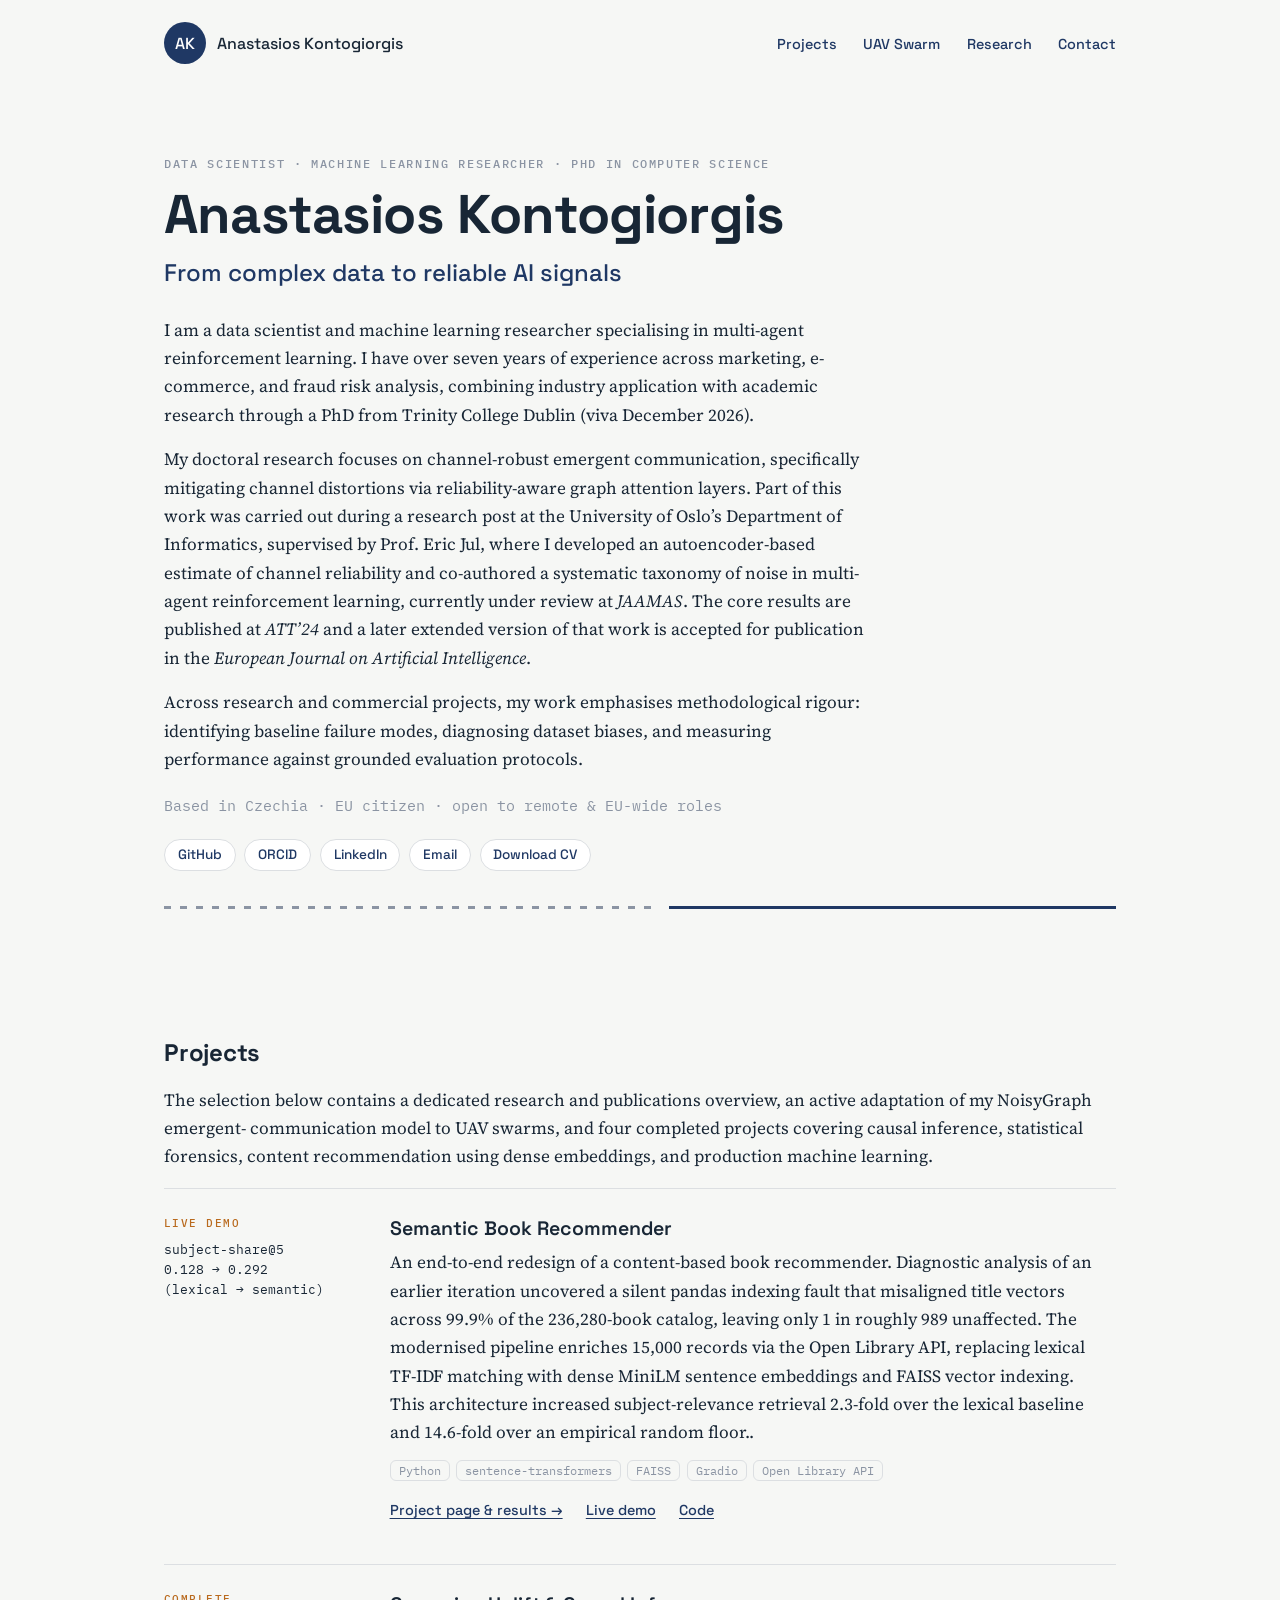
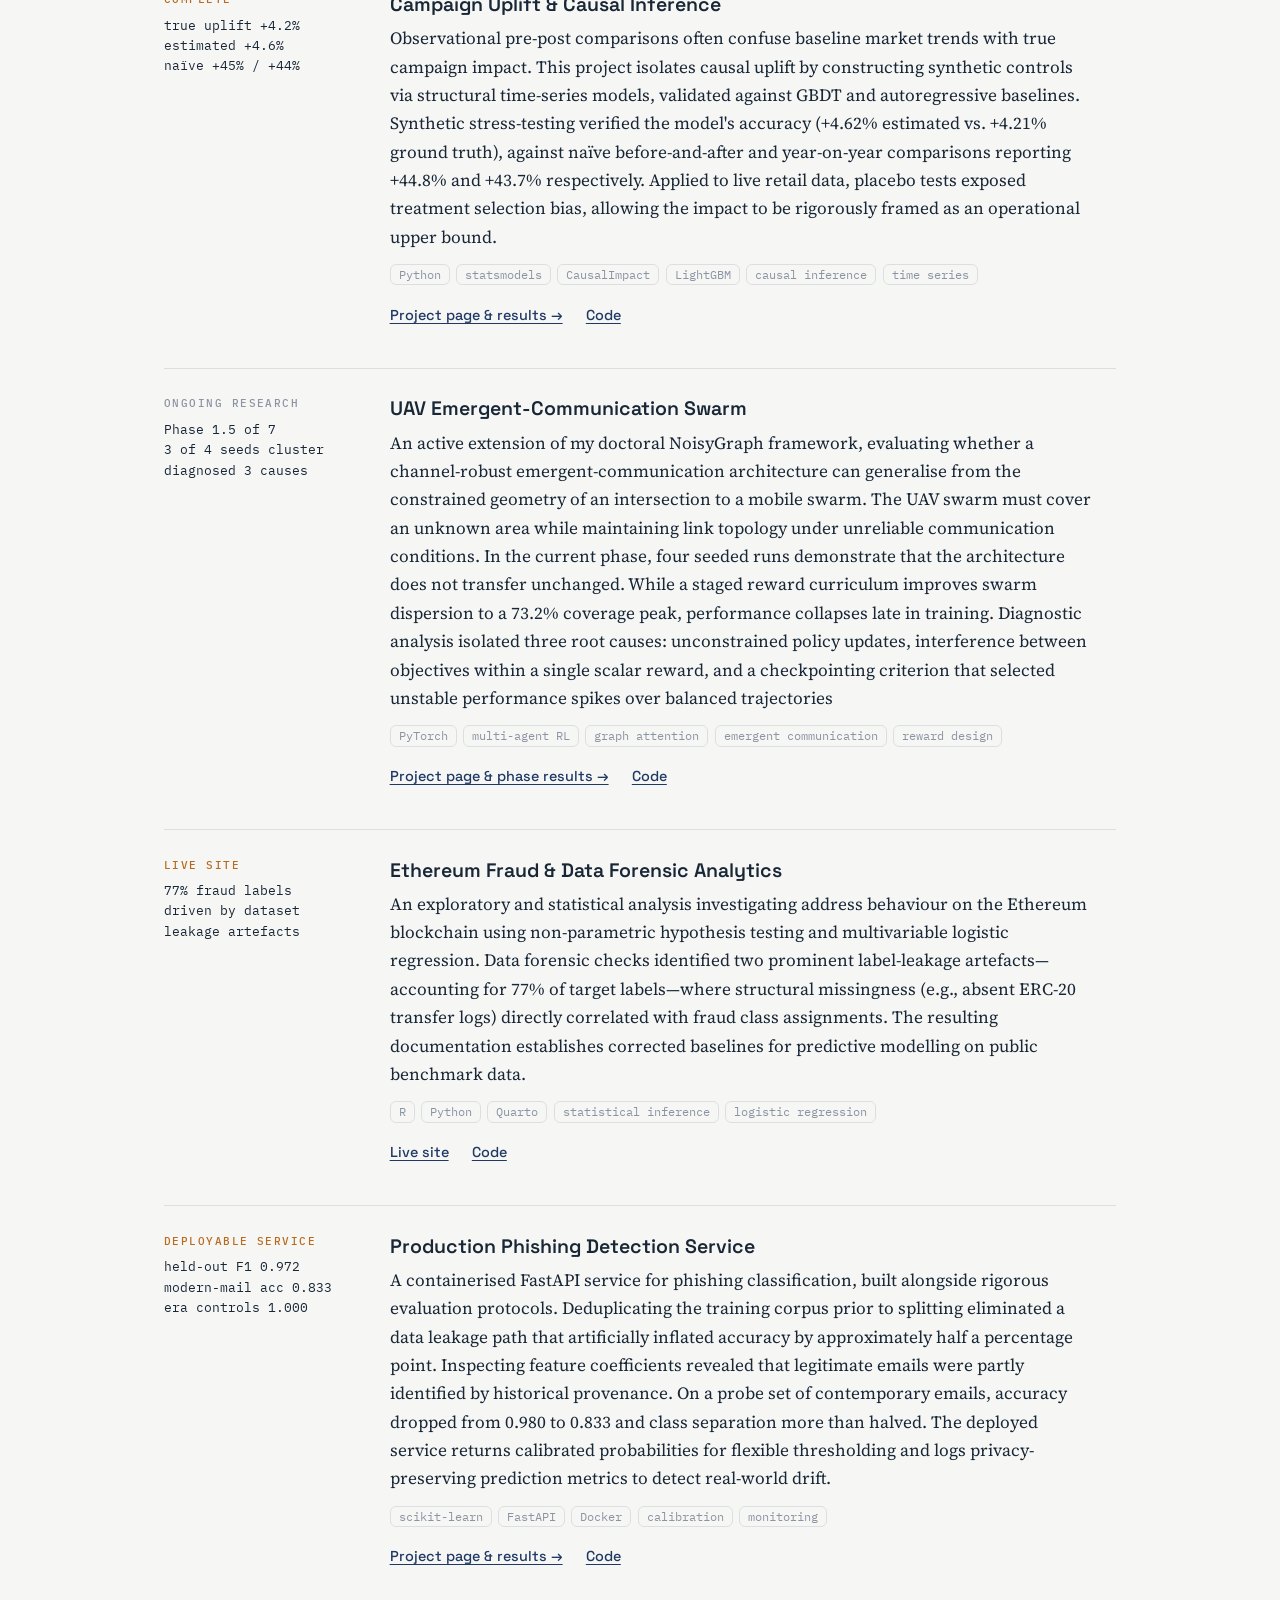
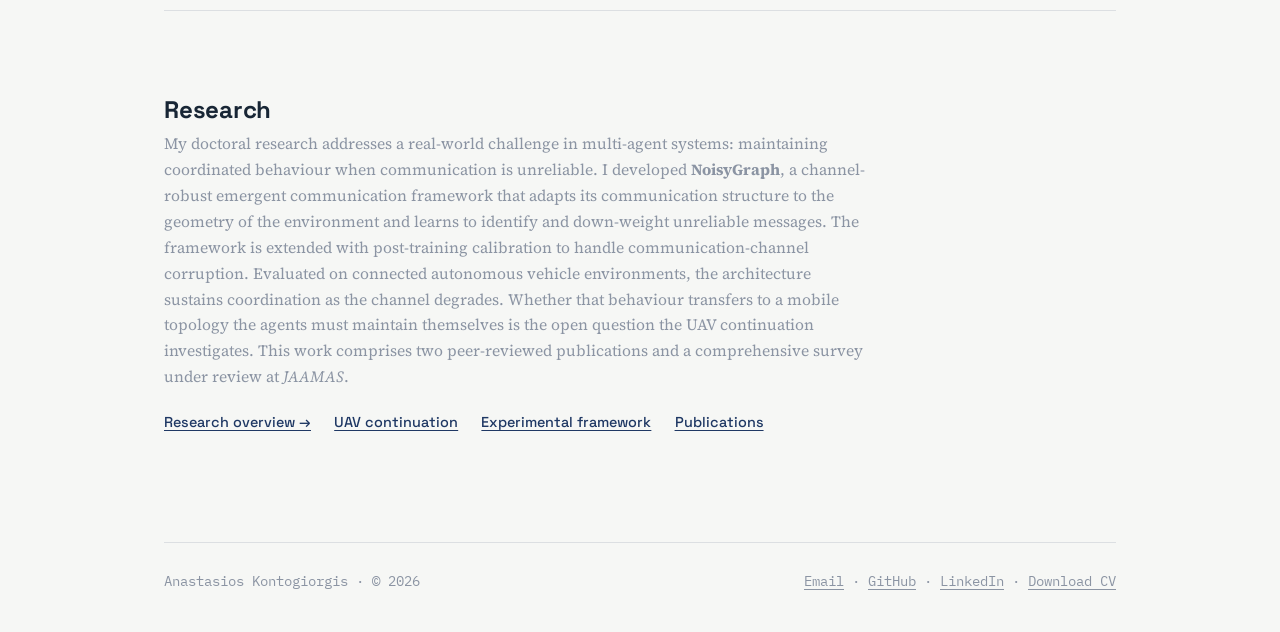
<file: index.html>
<!doctype html>
<html lang="en">
<head>
<meta charset="utf-8">
<meta name="viewport" content="width=device-width, initial-scale=1">
<title>Anastasios Kontogiorgis </title>
<meta name="description" content="Data scientist working across marketing analytics, fraud &amp; risk, and applied machine learning, with a PhD in AI (multi-agent reinforcement learning). Live projects, published research, deployed services.">
<link rel="preconnect" href="https://fonts.googleapis.com">
<link rel="preconnect" href="https://fonts.gstatic.com" crossorigin>
<link href="https://fonts.googleapis.com/css2?family=Space+Grotesk:wght@500;600;700&family=Source+Serif+4:ital,wght@0,400;0,600;1,400&family=IBM+Plex+Mono:wght@400;500&display=swap" rel="stylesheet">
<link rel="stylesheet" href="styles.css">
</head>
<body>
<div class="wrap">

<header class="site">
  <a class="brand" href="index.html">
    <!-- TODO: add my professional photo to replace the monogram
         <span class="avatar"><img src="assets/portrait.jpg" alt="Anastasios Kontogiorgis"></span> -->
    <span class="avatar">AK</span>
    <span>Anastasios Kontogiorgis</span>
  </a>
  <nav class="site">
    <a href="#projects">Projects</a>
    <a href="uav.html">UAV Swarm</a>
    <a href="research.html">Research</a>
    <a href="#contact">Contact</a>
  </nav>
</header>

<main>
<section class="hero">
  <p class="eyebrow">Data Scientist · Machine Learning Researcher · PhD in Computer Science</p>
  <h1>Anastasios Kontogiorgis</h1>
  <span class="decode" id="decode" data-text="From complex data to reliable AI signals"></span>
  
  <p class="lede">
  I am a data scientist and machine learning researcher specialising in multi-agent reinforcement 
  learning. I have over seven years of experience across marketing, e-commerce, and fraud risk analysis, 
  combining industry application with academic research through a PhD from Trinity College Dublin (viva December 2026).
</p>

<p class="lede">
  My doctoral research focuses on channel-robust emergent communication, specifically
  mitigating channel distortions via reliability-aware graph attention layers. Part of this work was carried out during
  a research post at the University of Oslo’s Department of Informatics, supervised by Prof. Eric Jul, 
  where I developed an autoencoder-based estimate of channel reliability and co-authored a systematic 
  taxonomy of noise in multi-agent reinforcement learning, currently under review at <em>JAAMAS</em>. 
  The core results are published at <em>ATT’24</em> and a later extended version of that work is 
  accepted for publication in the <i>European Journal on Artificial Intelligence</i>.
</p>

<p class="lede">
  Across research and commercial projects, my work emphasises methodological rigour: identifying baseline failure modes, 
  diagnosing dataset biases, and measuring performance against grounded evaluation protocols.
</p>
 
  <p class="meta">Based in Czechia · EU citizen · open to remote &amp; EU-wide roles</p>

  <div class="linkrow">
    <a href="https://github.com/anastasioskontogiorgis">GitHub</a>
    <a href="https://orcid.org/0000-0003-4921-3835">ORCID</a>
    <a href="https://linkedin.com/in/anastasios-kontogiorgis">LinkedIn</a>
    <!-- <a href="mailto:">Email</a> -->
    <a href="javascript:void(0);" class="email-link">Email</a>
    <a href="./assets/Anastasios_Kontogiorgis_CV.pdf" download="Anastasios_Kontogiorgis_CV.pdf">Download CV</a>
  </div>

  <hr class="channel" aria-hidden="true">
</section>

<section id="projects">
  <h2>Projects</h2>
  
 <p class="lede">
  The selection below contains a dedicated research and publications overview, an active adaptation of my NoisyGraph emergent-   communication model to UAV swarms, and four completed projects covering causal inference, statistical forensics, content recommendation using dense embeddings, and production machine learning.
</p>

  <!-- Project 1 -->
  <div class="project">
    <div class="pmeta">
      <div class="status">Live demo</div>
      <div class="metric">subject-share@5<br>0.128 → 0.292<br>(lexical → semantic)</div>
    </div>
    <div>
      <h3>Semantic Book Recommender</h3>
      <p>
        An end-to-end redesign of a content-based book recommender. Diagnostic analysis of an earlier iteration uncovered a silent pandas indexing fault that misaligned title vectors across 99.9% of the 236,280-book catalog, leaving only 1 in roughly 989 unaffected. The modernised pipeline enriches 15,000 records via the Open Library API, replacing lexical TF-IDF matching with dense MiniLM sentence embeddings and FAISS vector indexing. This architecture increased subject-relevance retrieval 2.3-fold over the lexical baseline and 14.6-fold over an empirical random floor..
      </p>
      <ul class="tags"><li>Python</li><li>sentence-transformers</li><li>FAISS</li><li>Gradio</li><li>Open Library API</li></ul>
      <p class="plinks">
        <a href="book.html">Project page &amp; results →</a>
        <a href="https://anastasios-k-book-recommender.hf.space/">Live demo</a>
        <a href="https://github.com/anastasioskontogiorgis/book-recommender">Code</a>
      </p>
    </div>
  </div>

  <!-- Project 2 -->
  <div class="project">
    <div class="pmeta">
      <div class="status">Complete</div>
      <div class="metric">true uplift +4.2%<br>estimated +4.6%<br>naïve +45% / +44%</div>
    </div>
    <div>
      <h3>Campaign Uplift &amp; Causal Inference</h3>
      <p>
        Observational pre-post comparisons often confuse baseline market trends with true campaign impact. This project isolates causal uplift by constructing synthetic controls via structural time-series models, validated against GBDT and autoregressive baselines. Synthetic stress-testing verified the model's accuracy (+4.62% estimated vs. +4.21% ground truth), against naïve before-and-after and year-on-year comparisons reporting +44.8% and +43.7% respectively. Applied to live retail data, placebo tests exposed treatment selection bias, allowing the impact to be rigorously framed as an operational upper bound.
      </p>
      <ul class="tags"><li>Python</li><li>statsmodels</li><li>CausalImpact</li><li>LightGBM</li><li>causal inference</li><li>time series</li></ul>
      <p class="plinks">
        <a href="campaign.html">Project page &amp; results →</a>
        <a href="https://github.com/anastasioskontogiorgis/campaign-uplift-causal-impact">Code</a>
      </p>
    </div>
  </div>

  <!-- Project 3 -->
  <div class="project">
    <div class="pmeta">
      <div class="status wip">Ongoing research</div>
      <div class="metric">Phase 1.5 of 7<br>3 of 4 seeds cluster<br>diagnosed 3 causes</div>
    </div>
    <div>
      <h3>UAV Emergent-Communication Swarm</h3>
      <p>
        An active extension of my doctoral NoisyGraph framework, evaluating whether a channel-robust emergent-communication
        architecture can generalise from the constrained geometry of an intersection to a mobile swarm. The UAV swarm must cover an unknown area while maintaining
	link topology under unreliable communication conditions. In the current phase, four seeded runs 
	demonstrate that the architecture does not transfer unchanged. While a staged reward curriculum improves swarm dispersion to a 73.2% coverage peak, 
	performance collapses late in training. Diagnostic analysis isolated three root causes: unconstrained policy updates, interference between objectives within a single scalar reward, and a checkpointing criterion that selected unstable performance spikes over balanced trajectories
      </p>
      <ul class="tags"><li>PyTorch</li><li>multi-agent RL</li><li>graph attention</li><li>emergent communication</li><li>reward design</li></ul>
      <p class="plinks">
        <a href="uav.html">Project page &amp; phase results →</a>
        <a href="https://github.com/anastasioskontogiorgis/uav-emergent-swarm">Code</a>
      </p>
    </div>
  </div>

  <!-- Project 4 -->
  <div class="project">
    <div class="pmeta">
      <div class="status">Live site</div>
      <div class="metric">77% fraud labels<br>driven by dataset<br>leakage artefacts</div>
    </div>
    <div>
      <h3>Ethereum Fraud &amp; Data Forensic Analytics</h3>
      <p>
        An exploratory and statistical analysis investigating address behaviour on the Ethereum blockchain using non-parametric hypothesis testing and multivariable logistic regression. Data forensic checks identified two prominent label-leakage artefacts—accounting for 77% of target labels—where structural missingness (e.g., absent ERC-20 transfer logs) directly correlated with fraud class assignments. The resulting documentation establishes corrected baselines for predictive modelling on public benchmark data.
      </p>
      <ul class="tags"><li>R</li><li>Python</li><li>Quarto</li><li>statistical inference</li><li>logistic regression</li></ul>
      <p class="plinks">
        <a href="https://anastasioskontogiorgis.github.io/ethereum-fraud-analysis/">Live site</a>
        <a href="https://github.com/anastasioskontogiorgis/ethereum-fraud-analysis">Code</a>
      </p>
    </div>
  </div>

  <!-- Project 5 -->
  <div class="project">
    <div class="pmeta">
      <div class="status">Deployable service</div>
      <div class="metric">held-out F1 0.972<br>modern-mail acc 0.833<br>era controls 1.000</div>
    </div>
    <div>
      <h3>Production Phishing Detection Service</h3>
      <p>
        A containerised FastAPI service for phishing classification, built alongside rigorous evaluation protocols. Deduplicating the training corpus prior to splitting eliminated a data leakage 	path that artificially inflated accuracy by approximately half a percentage point. Inspecting feature coefficients revealed that legitimate emails were partly identified by historical provenance. On a probe set of contemporary emails, accuracy dropped from 0.980 to 0.833 and class separation more than halved. The deployed service returns calibrated probabilities for flexible thresholding 		and logs privacy-preserving prediction metrics to detect real-world drift.
      </p>
      <ul class="tags"><li>scikit-learn</li><li>FastAPI</li><li>Docker</li><li>calibration</li><li>monitoring</li></ul>
      <p class="plinks">
        <a href="phishing.html">Project page &amp; results →</a>
        <a href="https://github.com/anastasioskontogiorgis/phishing-detection-pipeline">Code</a>
      </p>
    </div>
  </div>
</section>

<section id="research-teaser">
  <h2>Research</h2>
  <p class="section-note" style="margin-bottom:1rem">
    My doctoral research addresses a real-world challenge in multi-agent systems: maintaining coordinated behaviour when communication is unreliable. I developed <strong>NoisyGraph</strong>, a channel-robust emergent communication framework that adapts its communication structure to the geometry of the environment and learns to identify and down-weight unreliable messages. The framework is extended with post-training calibration to handle communication-channel corruption. Evaluated on connected autonomous vehicle environments, the architecture sustains coordination as the channel 
	degrades. Whether that behaviour transfers to a mobile topology the agents must maintain themselves is the open question 
	the UAV continuation investigates. This work comprises two peer-reviewed publications and a comprehensive survey under
	review at <em>JAAMAS</em>.
  </p>
  
  <p class="plinks">
    <a href="research.html">Research overview →</a>
    <a href="uav.html">UAV continuation</a>
    <a href="https://github.com/anastasioskontogiorgis/channel-robust-emergent-communication">Experimental framework</a>
    <a href="research.html#publications">Publications</a>
  </p>
</section>
</main>

<footer class="site" id="contact">
  <span>Anastasios Kontogiorgis · © 2026</span>
  <span>
    <a href="javascript:void(0);" class="email-link">Email</a> ·
    <a href="https://github.com/anastasioskontogiorgis">GitHub</a> ·
    <a href="https://linkedin.com/in/anastasios-kontogiorgis">LinkedIn</a> ·
    <a href="./assets/Anastasios_Kontogiorgis_CV.pdf" download="Anastasios_Kontogiorgis_CV.pdf">Download CV</a>
  </span>
</footer>

<script>
/* Spam protection for email links */
document.querySelectorAll('.email-link').forEach(function(element) {
  element.addEventListener('click', function(e) {
    e.preventDefault();
    const user = 'anastasioskontogiorgis';
    const domain = 'gmail.com';
    window.location.href = 'mailto:' + user + '@' + domain;
  });
});
</script>

</div>

<script>
/* Hero decode: the tagline resolves from channel noise into clean signal.
   Skipped (rendered instantly) when the visitor prefers reduced motion. */
(function () {
  var el = document.getElementById('decode');
  if (!el) return;
  var target = el.getAttribute('data-text');
  if (window.matchMedia('(prefers-reduced-motion: reduce)').matches) {
    el.textContent = target; return;
  }
  var glyphs = '#%&/\\|<>+=*·:;~^';
  var reveal = 0, tick = 0;
  function frame() {
    tick++;
    if (tick % 2 === 0 && reveal < target.length) reveal++;
    var out = target.slice(0, reveal);
    var rest = '';
    for (var i = reveal; i < target.length; i++) {
      var c = target[i];
      rest += (c === ' ') ? ' ' : glyphs[(Math.random() * glyphs.length) | 0];
    }
    el.innerHTML = out + (rest ? '<span class="n">' + rest + '</span>' : '');
    if (reveal < target.length) requestAnimationFrame(frame);
    else el.textContent = target;
  }
  requestAnimationFrame(frame);
})();
</script>
</body>
</html>
</file>
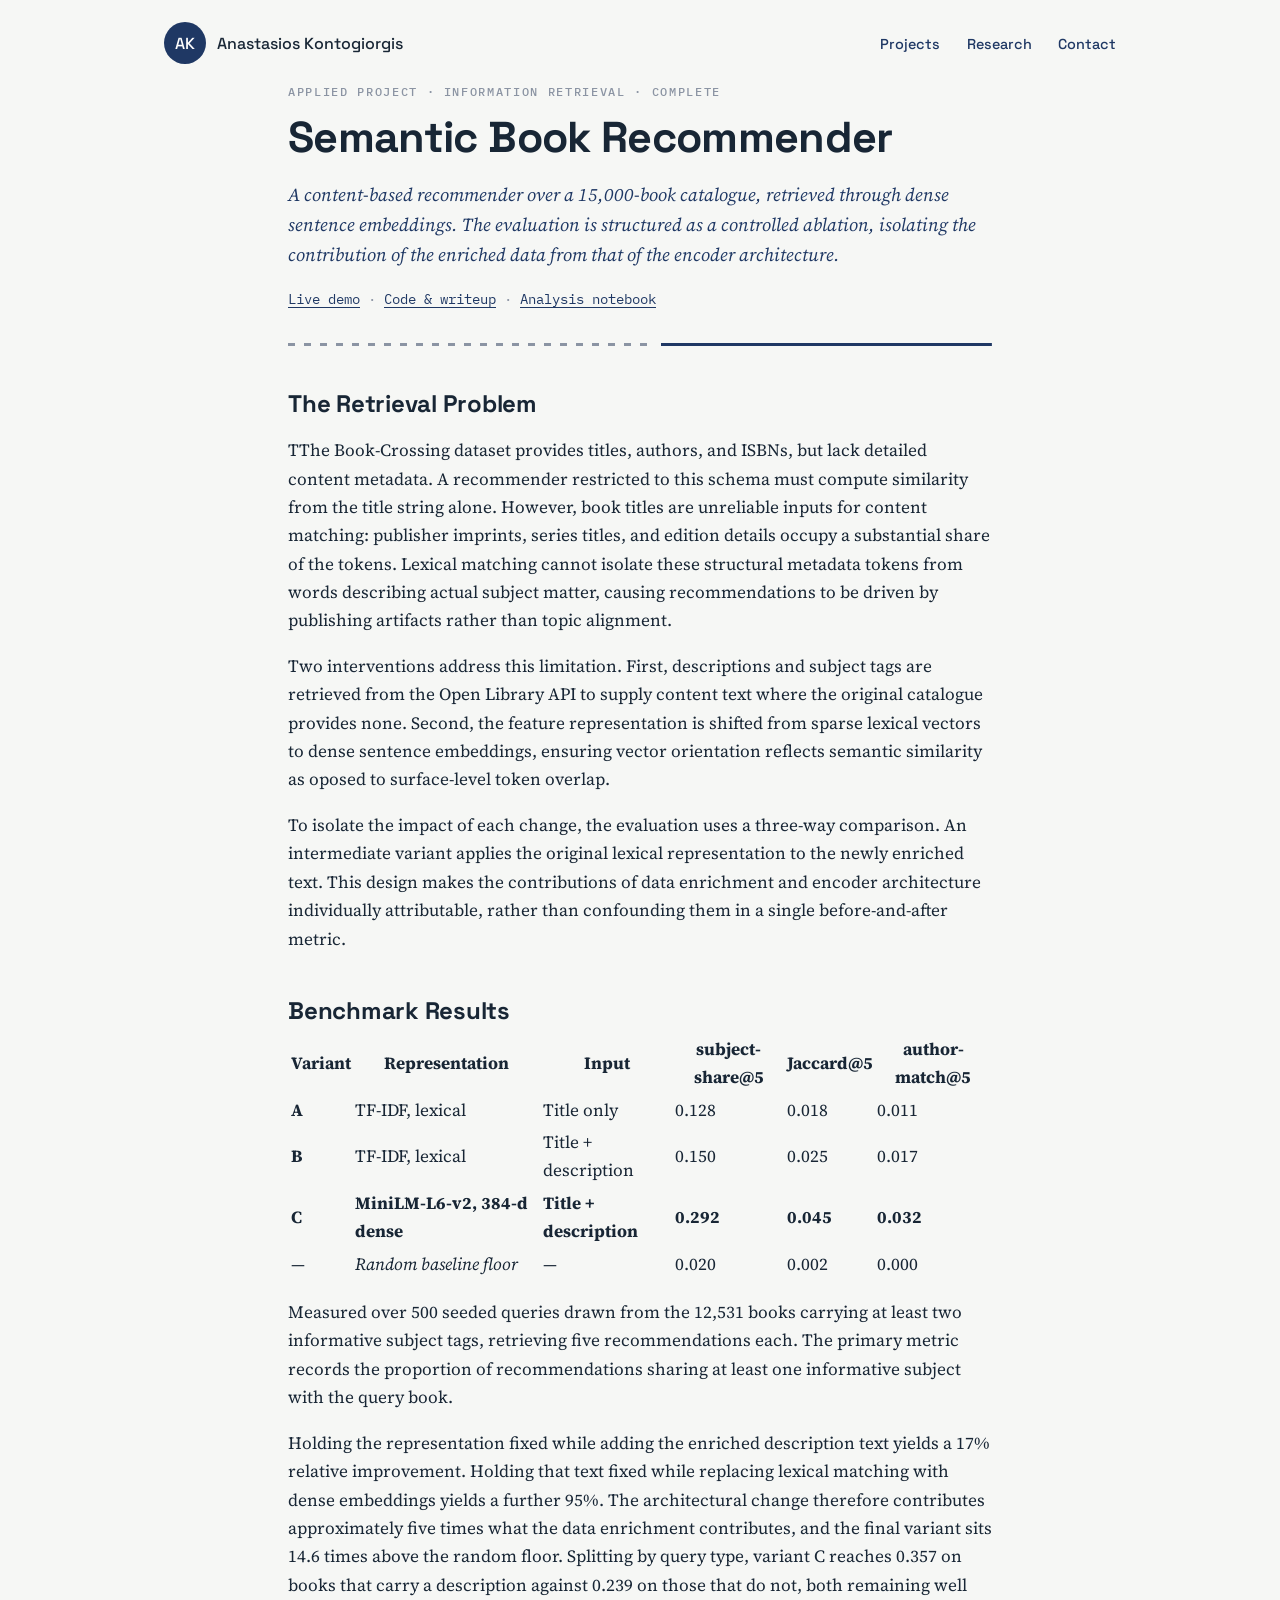
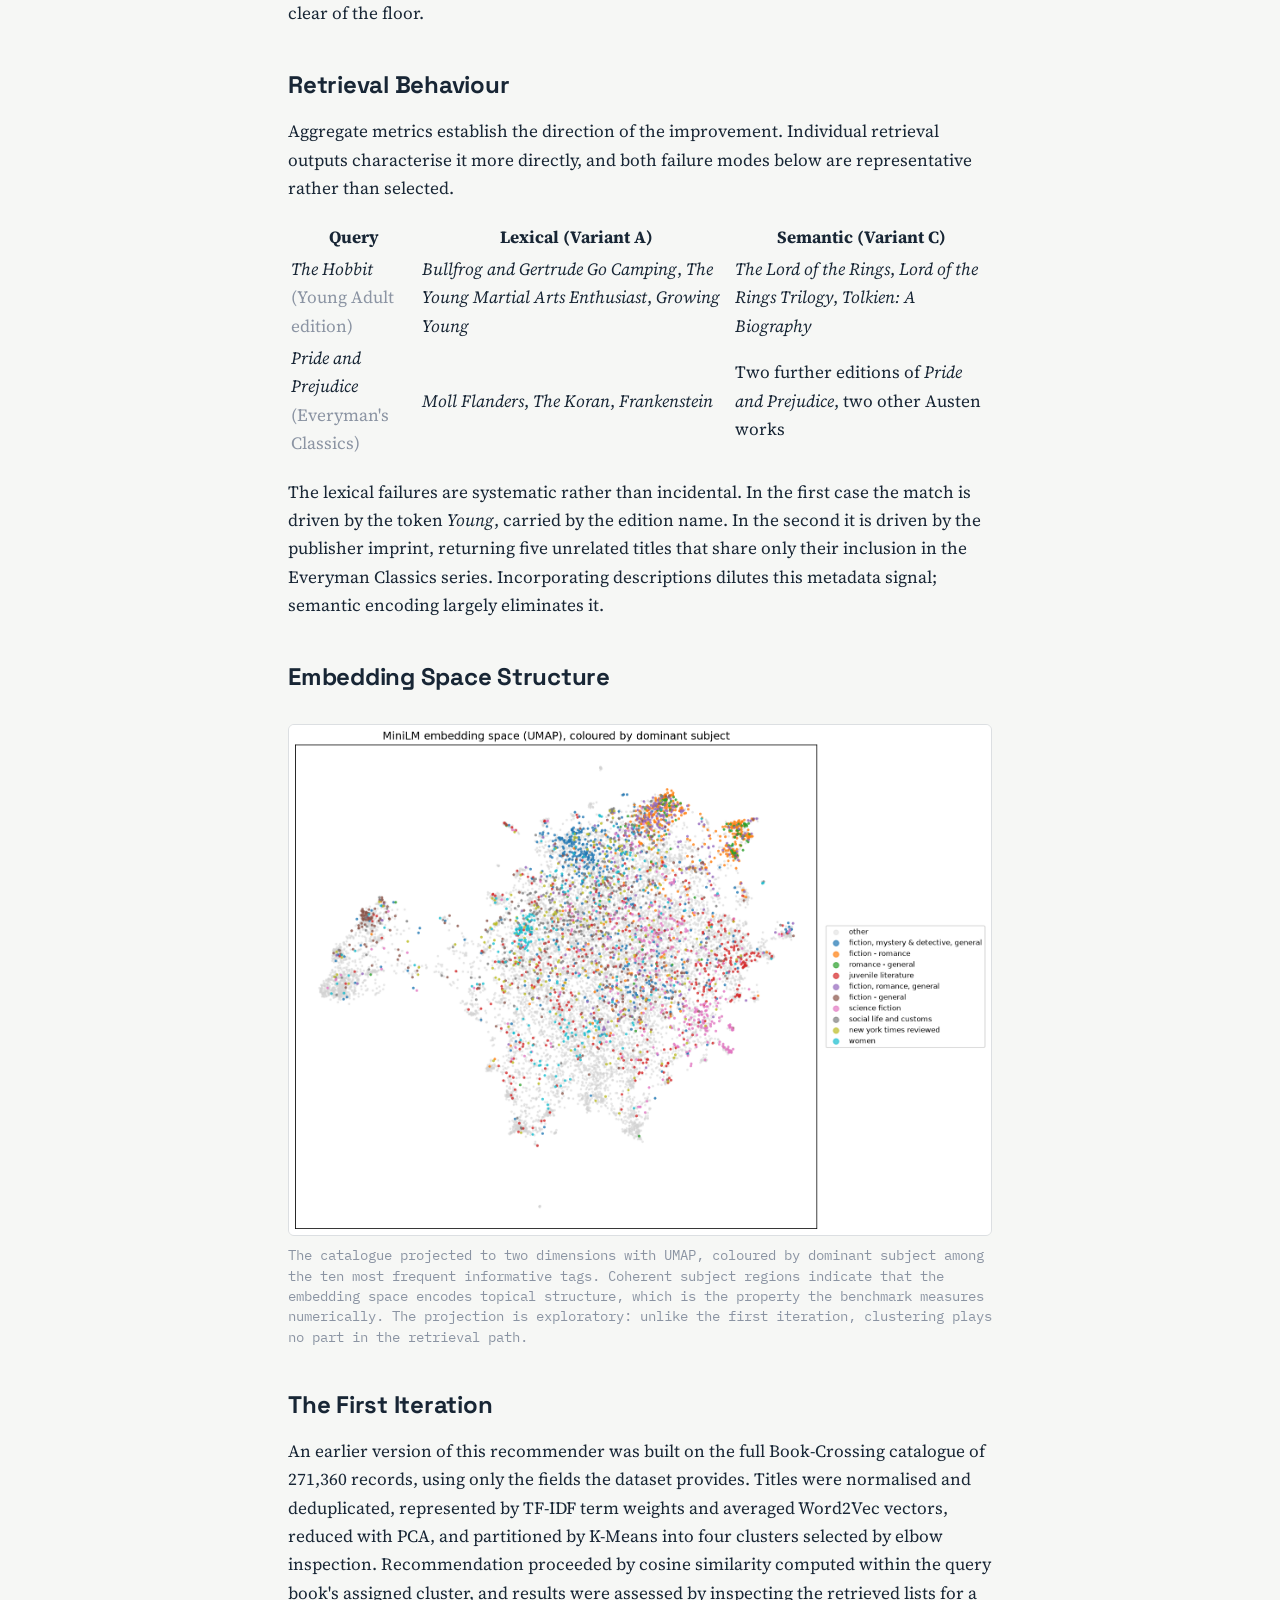
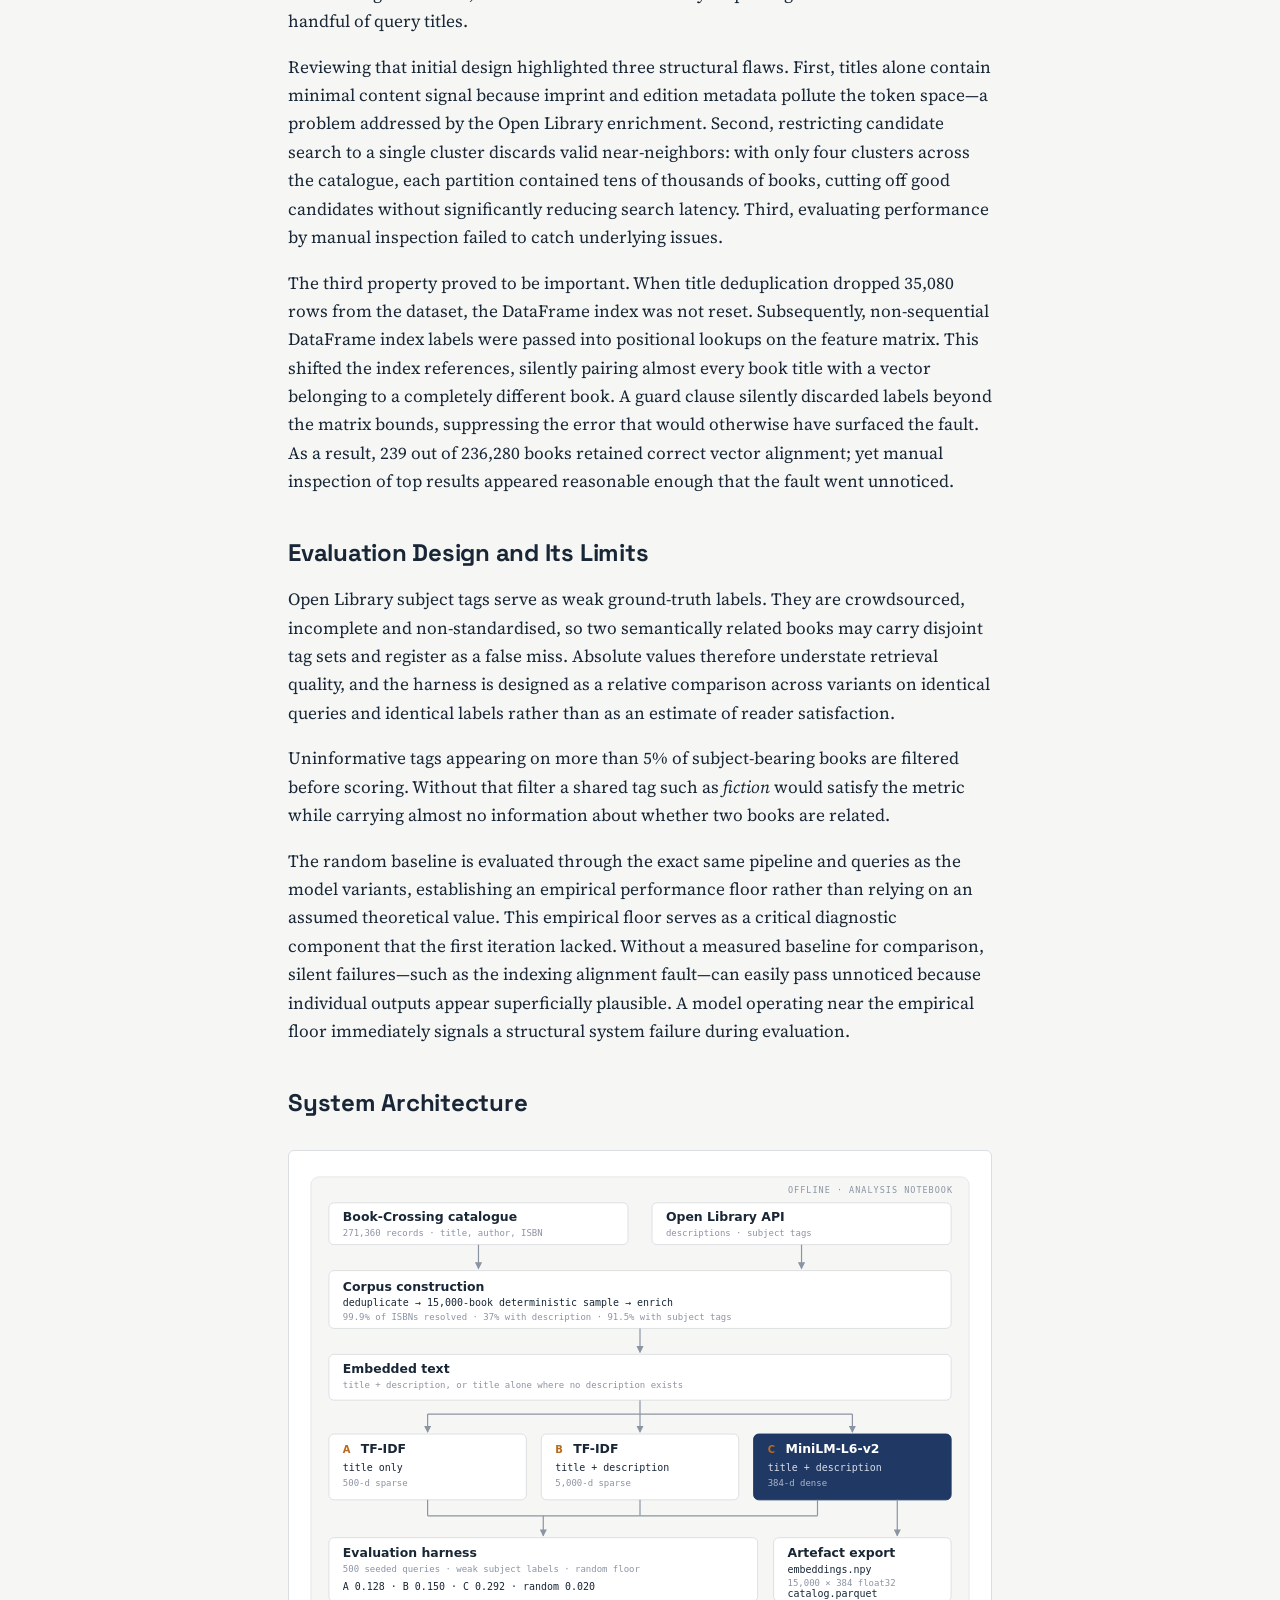
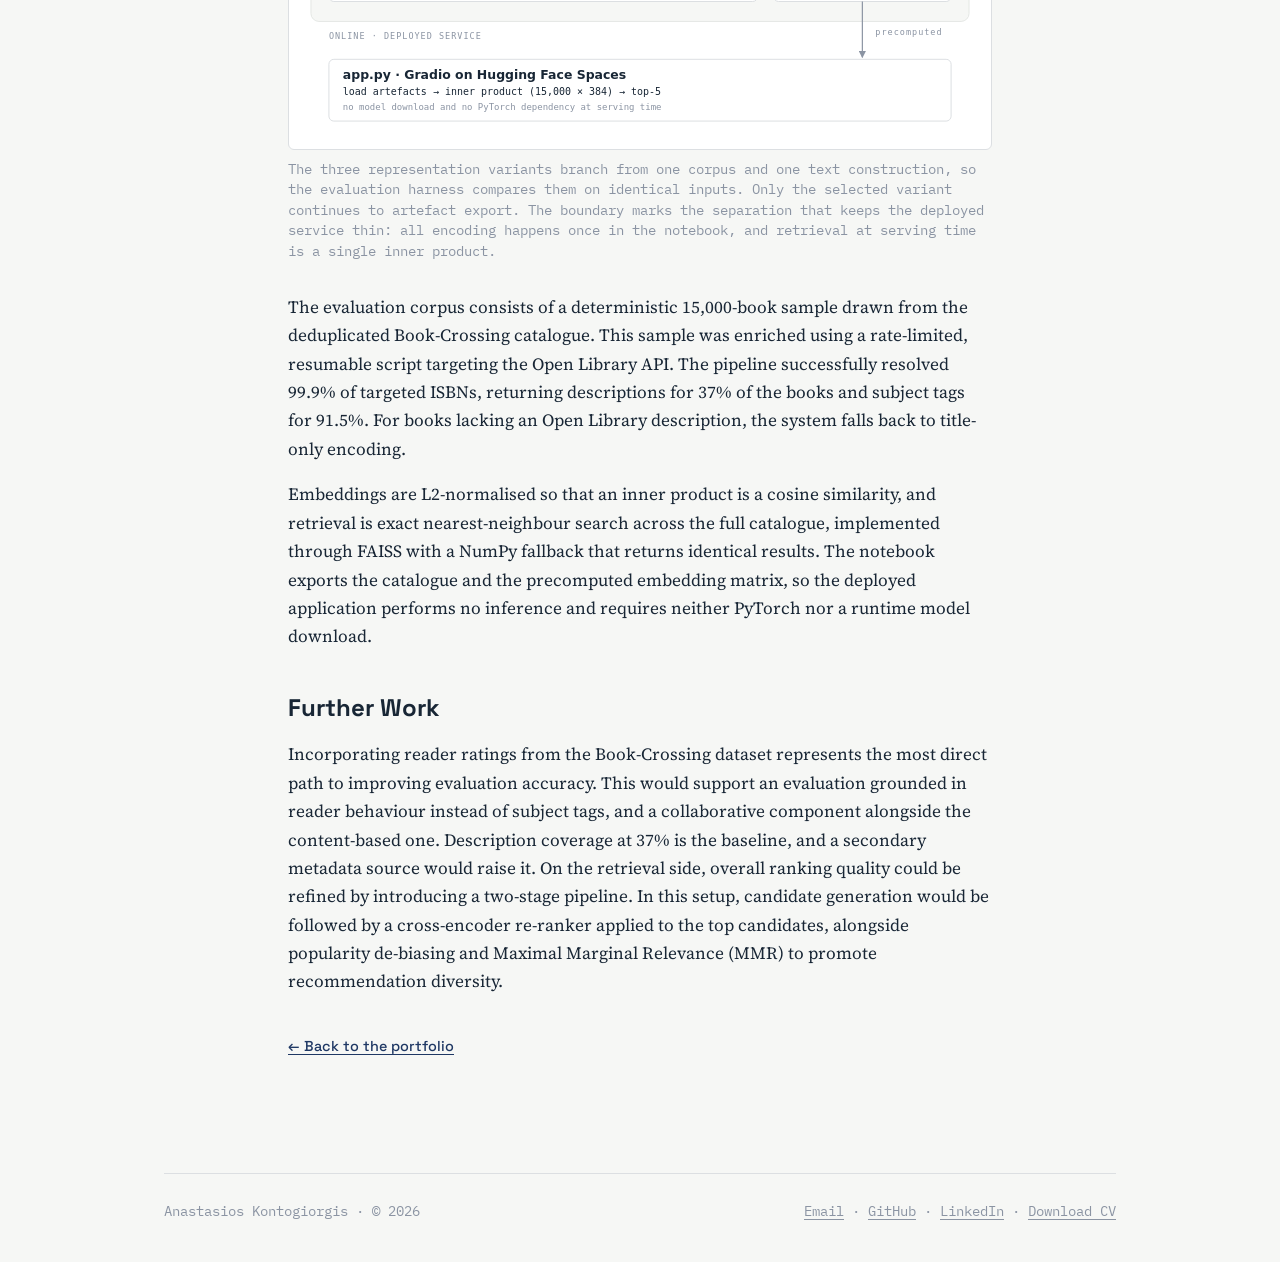
<file: book.html>
<!doctype html>
<html lang="en">
<head>
<meta charset="utf-8">
<meta name="viewport" content="width=device-width, initial-scale=1">
<title>Semantic Book Recommender — Anastasios Kontogiorgis</title>
<meta name="description" content="A content-based book recommender rebuilt around dense sentence embeddings, with a controlled ablation isolating the contribution of data enrichment from that of the encoder.">
<link rel="preconnect" href="https://fonts.googleapis.com">
<link rel="preconnect" href="https://fonts.gstatic.com" crossorigin>
<link href="https://fonts.googleapis.com/css2?family=Space+Grotesk:wght@500;600;700&family=Source+Serif+4:ital,wght@0,400;0,600;1,400&family=IBM+Plex+Mono:wght@400;500&display=swap" rel="stylesheet">
<link rel="stylesheet" href="styles.css">
</head>
<body>
<div class="wrap">

<header class="site">
  <a class="brand" href="index.html">
    <span class="avatar">AK</span>
    <span>Anastasios Kontogiorgis</span>
  </a>
  <nav class="site">
    <a href="index.html#projects">Projects</a>
    <a href="research.html">Research</a>
    <a href="index.html#contact">Contact</a>
  </nav>
</header>

<main>
<article class="research">
  <p class="eyebrow">Applied project · Information retrieval · Complete</p>
  <h1>Semantic Book Recommender</h1>
  <p class="standfirst">
    A content-based recommender over a 15,000-book catalogue, retrieved through dense
    sentence embeddings. The evaluation is
    structured as a controlled ablation, isolating the contribution of the enriched
    data from that of the encoder architecture.
  </p>
  <p class="meta" style="font:400 .9rem var(--mono); color:var(--noise)">
    <a href="https://anastasios-k-book-recommender.hf.space/">Live demo</a> ·
    <a href="https://github.com/anastasioskontogiorgis/book-recommender">Code &amp; writeup</a> ·
    <a href="https://github.com/anastasioskontogiorgis/book-recommender/blob/main/book_recommender_v2.ipynb">Analysis notebook</a>
  </p>

  <hr class="channel" aria-hidden="true">

  <h2>The Retrieval Problem</h2>
  <p>
    TThe Book-Crossing dataset provides titles, authors, and ISBNs, but lack detailed content metadata. 
    A recommender restricted to this schema must compute similarity from the title string alone. 
    However, book titles are unreliable inputs for content matching: publisher imprints, series titles, 
    and edition details occupy a substantial share of the tokens. Lexical matching cannot isolate these 
    structural metadata tokens from words describing actual subject matter, causing recommendations to 
    be driven by publishing artifacts rather than topic alignment.
  </p>
  <p>
    Two interventions address this limitation. First, descriptions and subject tags are retrieved from the
    Open Library API to supply content text where the original catalogue provides none. Second, the feature 
    representation is shifted from sparse lexical vectors to dense sentence embeddings, ensuring vector 
    orientation reflects semantic similarity as oposed to surface-level token overlap.
  </p>
  <p>
    To isolate the impact of each change, the evaluation uses a three-way comparison. An intermediate variant 
    applies the original lexical representation to the newly enriched text. This design makes the contributions 
    of data enrichment and encoder architecture individually attributable, rather than confounding them in a 
    single before-and-after metric.
  </p>

  <h2>Benchmark Results</h2>

  <table class="results">
    <thead>
      <tr><th>Variant</th><th>Representation</th><th>Input</th><th>subject-share@5</th><th>Jaccard@5</th><th>author-match@5</th></tr>
    </thead>
    <tbody>
      <tr><td><strong>A</strong></td><td>TF-IDF, lexical</td><td>Title only</td><td>0.128</td><td>0.018</td><td>0.011</td></tr>
      <tr><td><strong>B</strong></td><td>TF-IDF, lexical</td><td>Title + description</td><td>0.150</td><td>0.025</td><td>0.017</td></tr>
      <tr><td><strong>C</strong></td><td><strong>MiniLM-L6-v2, 384-d dense</strong></td><td><strong>Title + description</strong></td><td><strong>0.292</strong></td><td><strong>0.045</strong></td><td><strong>0.032</strong></td></tr>
      <tr><td>—</td><td><em>Random baseline floor</em></td><td>—</td><td>0.020</td><td>0.002</td><td>0.000</td></tr>
    </tbody>
  </table>

  <p>
    Measured over 500 seeded queries drawn from the 12,531 books carrying at least two
    informative subject tags, retrieving five recommendations each. The primary metric
    records the proportion of recommendations sharing at least one informative subject
    with the query book.
  </p>
  <p>
    Holding the representation fixed while adding the enriched description text yields a
    17% relative improvement. Holding that text fixed while replacing lexical matching
    with dense embeddings yields a further 95%. The architectural change therefore
    contributes approximately five times what the data enrichment contributes, and the
    final variant sits 14.6 times above the random floor. Splitting by query type,
    variant C reaches 0.357 on books that carry a description against 0.239 on those
    that do not, both remaining well clear of the floor.
  </p>

  <h2>Retrieval Behaviour</h2>
  <p>
    Aggregate metrics establish the direction of the improvement. Individual retrieval
    outputs characterise it more directly, and both failure modes below are
    representative rather than selected.
  </p>

  <table class="results">
    <thead>
      <tr><th>Query</th><th>Lexical (Variant A)</th><th>Semantic (Variant C)</th></tr>
    </thead>
    <tbody>
      <tr>
        <td><em>The Hobbit</em><br><span style="color:var(--noise)">(Young Adult edition)</span></td>
        <td><em>Bullfrog and Gertrude Go Camping</em>, <em>The Young Martial Arts Enthusiast</em>, <em>Growing Young</em></td>
        <td><em>The Lord of the Rings</em>, <em>Lord of the Rings Trilogy</em>, <em>Tolkien: A Biography</em></td>
      </tr>
      <tr>
        <td><em>Pride and Prejudice</em><br><span style="color:var(--noise)">(Everyman's Classics)</span></td>
        <td><em>Moll Flanders</em>, <em>The Koran</em>, <em>Frankenstein</em></td>
        <td>Two further editions of <em>Pride and Prejudice</em>, two other Austen works</td>
      </tr>
    </tbody>
  </table>

  <p>
    The lexical failures are systematic rather than incidental. In the first case the
    match is driven by the token <em>Young</em>, carried by the edition name. In the
    second it is driven by the publisher imprint, returning five unrelated titles that
    share only their inclusion in the Everyman Classics series. Incorporating
    descriptions dilutes this metadata signal; semantic encoding largely eliminates it.
  </p>

  <h2>Embedding Space Structure</h2>

  <figure>
    <img src="assets/book/umap_catalogue.png" alt="UMAP projection of the 15,000-book catalogue in two dimensions, with books coloured by their dominant subject tag among the ten most frequent informative subjects.">
    <figcaption>
      The catalogue projected to two dimensions with UMAP, coloured by dominant subject
      among the ten most frequent informative tags. Coherent subject regions indicate
      that the embedding space encodes topical structure, which is the property the
      benchmark measures numerically. The projection is exploratory: unlike the first
      iteration, clustering plays no part in the retrieval path.
    </figcaption>
  </figure>

  <h2>The First Iteration</h2>
  <p>
    An earlier version of this recommender was built on the full Book-Crossing catalogue 
    of 271,360 records, using only the fields the dataset provides. Titles were normalised 
    and deduplicated, represented by TF-IDF term weights and averaged Word2Vec vectors, 
    reduced with PCA, and partitioned by K-Means into four clusters selected by elbow inspection. 
    Recommendation proceeded by cosine similarity computed within the query book's assigned cluster, and
    results were assessed by inspecting the retrieved lists for a handful of query
    titles.
  </p>
  <p>
    Reviewing that initial design highlighted three structural flaws. First, titles alone contain minimal 
    content signal because imprint and edition metadata pollute the token space—a problem addressed by the 
    Open Library enrichment. Second, restricting candidate search to a single cluster discards valid near-neighbors: 
    with only four clusters across the catalogue, each partition contained tens of thousands of books, cutting off 
    good candidates without significantly reducing search latency. Third, evaluating performance by manual 
    inspection failed to catch underlying issues.
  </p>
  <p>
    The third property proved to be important. When title deduplication dropped 35,080 rows from the dataset, 
    the DataFrame index was not reset. Subsequently, non-sequential DataFrame index labels were passed into 
    positional lookups on the feature matrix. This shifted the index references, silently pairing almost every 
    book title with a vector belonging to a completely different book. A guard clause silently discarded labels beyond
    the matrix bounds, suppressing the error that would otherwise have surfaced the
    fault. As a result, 239 out of 236,280 books retained correct vector alignment; yet 
    manual inspection of top results appeared reasonable enough that the fault went unnoticed.
  </p>

  <h2>Evaluation Design and Its Limits</h2>
  <p>
    Open Library subject tags serve as weak ground-truth labels. They are crowdsourced,
    incomplete and non-standardised, so two semantically related books may carry
    disjoint tag sets and register as a false miss. Absolute values therefore understate
    retrieval quality, and the harness is designed as a relative comparison across
    variants on identical queries and identical labels rather than as an estimate of
    reader satisfaction.
  </p>
  <p>
    Uninformative tags appearing on more than 5% of subject-bearing books are filtered
    before scoring. Without that filter a shared tag such as <em>fiction</em> would
    satisfy the metric while carrying almost no information about whether two books are
    related.
  </p>
  <p>
    The random baseline is evaluated through the exact same pipeline and queries as the model 
    variants, establishing an empirical performance floor rather than relying on an assumed 
    theoretical value. This empirical floor serves as a critical diagnostic component that 
    the first iteration lacked. Without a measured baseline for comparison, silent failures—such
     as the indexing alignment fault—can easily pass unnoticed because individual outputs appear
      superficially plausible. A model operating near the empirical floor immediately signals a 
      structural system failure during evaluation.
  </p>

  <h2>System Architecture</h2>

  <figure>
    <img src="assets/book/architecture.svg" alt="Pipeline diagram. The Book-Crossing catalogue and the Open Library API feed corpus construction, producing a 15,000-book enriched sample. Embedded text is built from title and description. Three representation variants branch from it, all feeding a common evaluation harness. The dense variant additionally exports precomputed artefacts, which cross an offline-to-online boundary into the deployed application.">
    <figcaption>
      The three representation variants branch from one corpus and one text
      construction, so the evaluation harness compares them on identical inputs. Only
      the selected variant continues to artefact export. The boundary marks the separation
      that keeps the deployed service thin: all encoding happens once in the
      notebook, and retrieval at serving time is a single inner product.
    </figcaption>
  </figure>

  <p>
    The evaluation corpus consists of a deterministic 15,000-book sample drawn from the 
    deduplicated Book-Crossing catalogue. This sample was enriched using a rate-limited, 
    resumable script targeting the Open Library API. The pipeline successfully resolved 99.9% 
    of targeted ISBNs, returning descriptions for 37% of the books and subject tags for 91.5%.
     For books lacking an Open Library description, the system falls back to title-only encoding.
  </p>
  <p>
    Embeddings are L2-normalised so that an inner product is a cosine similarity, and
    retrieval is exact nearest-neighbour search across the full catalogue, implemented
    through FAISS with a NumPy fallback that returns identical results. The notebook
    exports the catalogue and the precomputed embedding matrix, so the deployed
    application performs no inference and requires neither PyTorch nor a runtime model
    download.
  </p>

  <h2>Further Work</h2>
  <p>
    Incorporating reader ratings from the Book-Crossing dataset represents the most direct 
    path to improving evaluation accuracy. This would support an evaluation
    grounded in reader behaviour instead of subject tags, and a collaborative
    component alongside the content-based one. Description coverage at 37% is the baseline, 
    and a secondary metadata source would raise it. 
    
    On the retrieval side, overall ranking quality could be refined by introducing a two-stage pipeline. 
    In this setup, candidate generation would be followed by a cross-encoder re-ranker applied to the 
    top candidates, alongside popularity de-biasing and Maximal Marginal Relevance (MMR) to promote recommendation diversity.
  </p>

  <p style="margin-top:2.2rem">
    <a class="backlink" href="index.html">← Back to the portfolio</a>
  </p>
</article>
</main>

<footer class="site" id="contact">
  <span>Anastasios Kontogiorgis · © 2026</span>
  <span>
    <!-- <a href="mailto:anastasioskontogiorgis@gmail.com">anastasioskontogiorgis@gmail.com</a> · -->
    <a href="javascript:void(0);" class="email-link">Email</a> ·
    <a href="https://github.com/anastasioskontogiorgis">GitHub</a> ·
    <a href="https://linkedin.com/in/anastasios-kontogiorgis">LinkedIn</a> ·
    <a href="./assets/Anastasios_Kontogiorgis_CV.pdf" download="Anastasios_Kontogiorgis_CV.pdf">Download CV</a>
  </span>
</footer>

<script>
/* Spam protection for email links */
document.querySelectorAll('.email-link').forEach(function(element) {
  element.addEventListener('click', function(e) {
    e.preventDefault();
    const user = 'anastasioskontogiorgis';
    const domain = 'gmail.com';
    window.location.href = 'mailto:' + user + '@' + domain;
  });
});
</script>

</div>
</body>
</html>
</file>
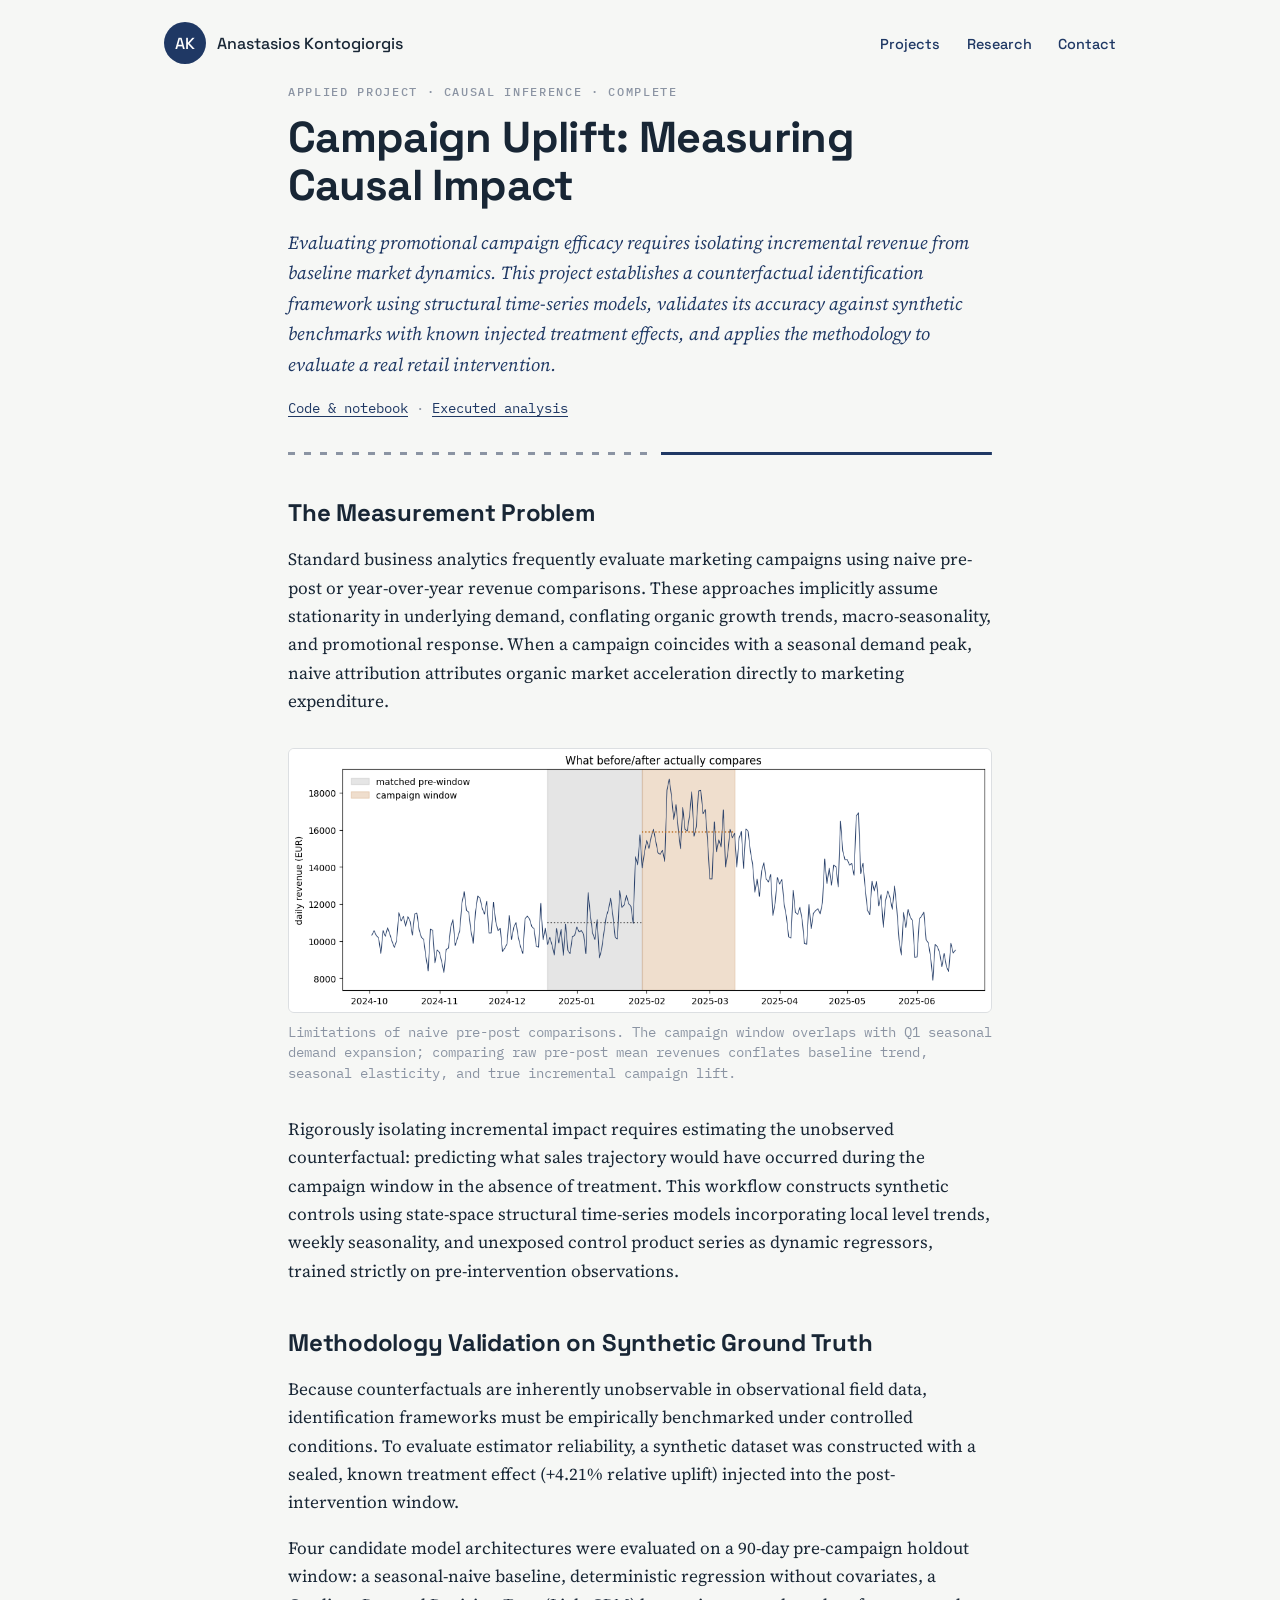
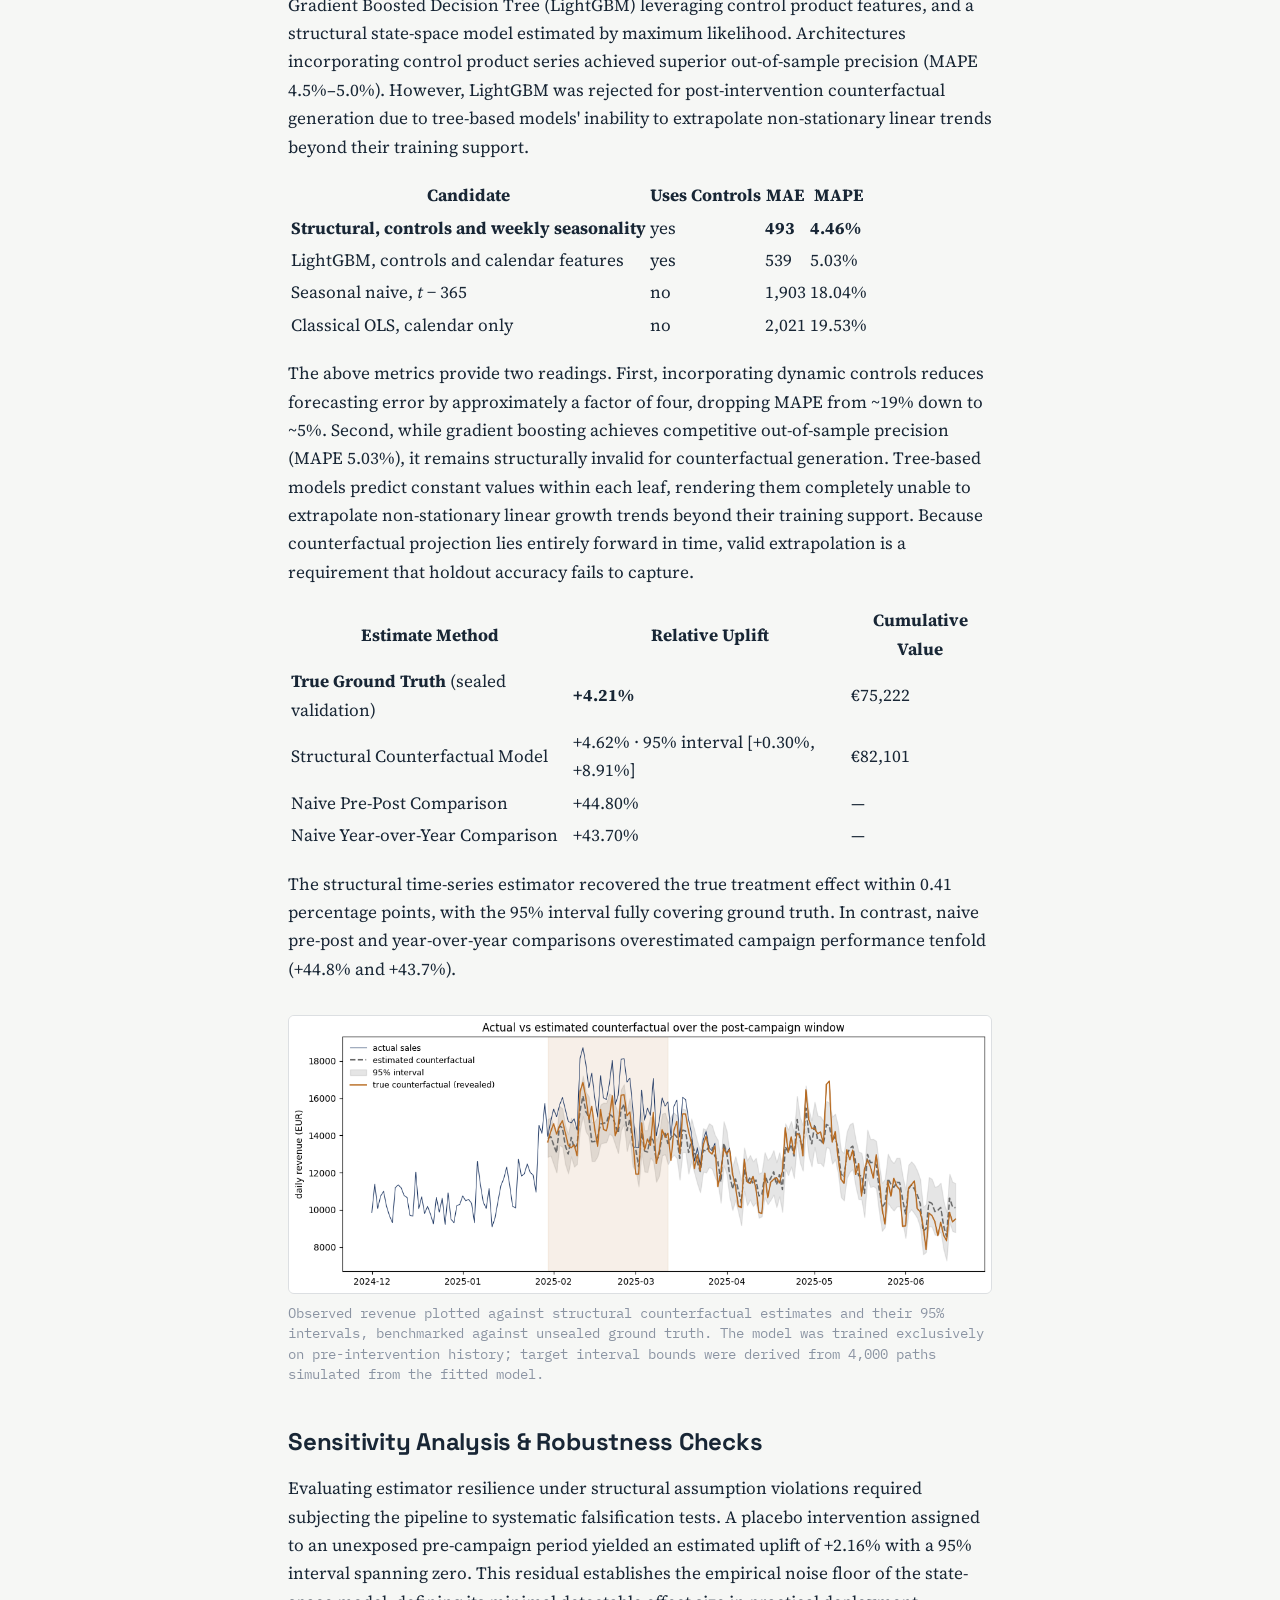
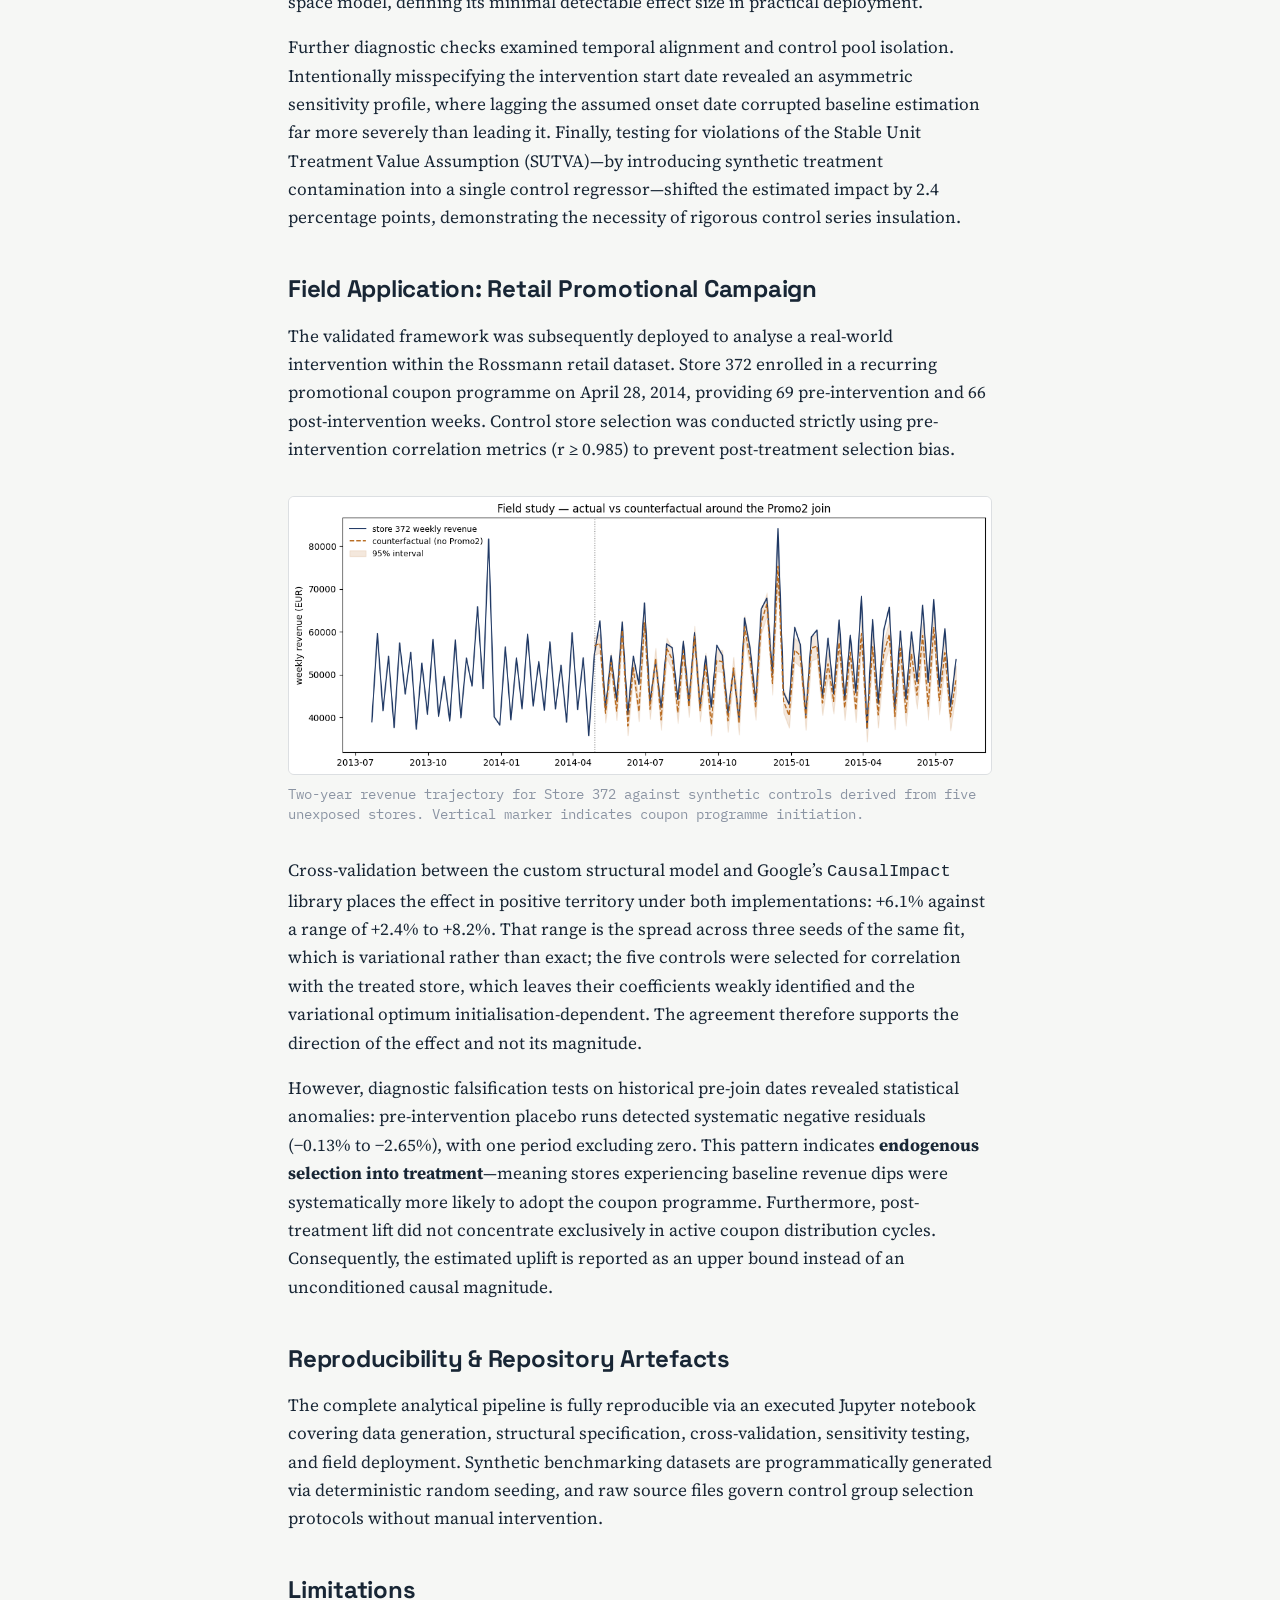
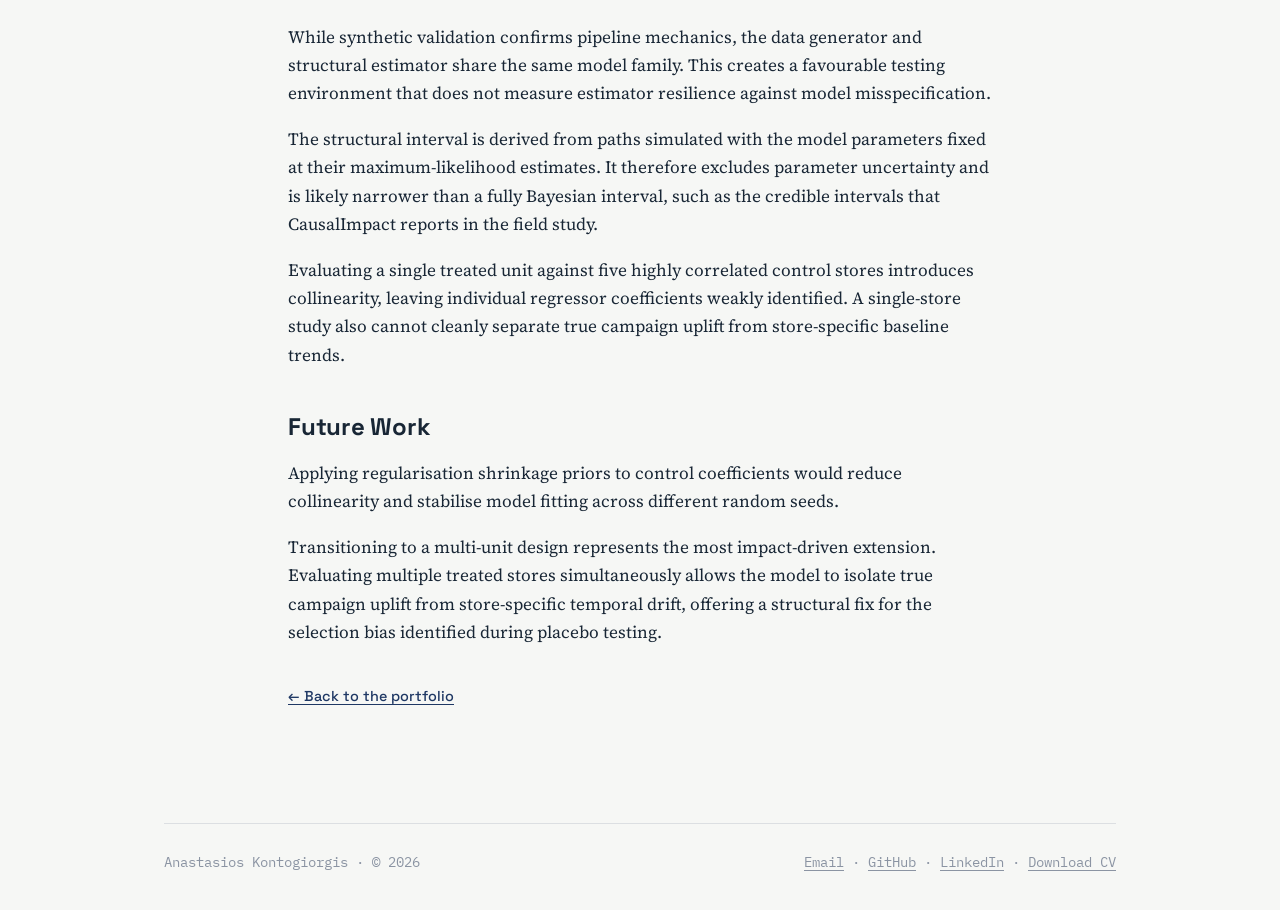
<file: campaign.html>
<!doctype html>
<html lang="en">
<head>
<meta charset="utf-8">
<meta name="viewport" content="width=device-width, initial-scale=1">
<title>Campaign Uplift: Measuring Causal Impact — Anastasios Kontogiorgis</title>
<meta name="description" content="Estimating what a marketing campaign actually caused, by reconstructing the counterfactual. Validated against a known injected effect, then applied unchanged to a real retail intervention.">
<link rel="preconnect" href="https://fonts.googleapis.com">
<link rel="preconnect" href="https://fonts.gstatic.com" crossorigin>
<link href="https://fonts.googleapis.com/css2?family=Space+Grotesk:wght@500;600;700&family=Source+Serif+4:ital,wght@0,400;0,600;1,400&family=IBM+Plex+Mono:wght@400;500&display=swap" rel="stylesheet">
<link rel="stylesheet" href="styles.css">
</head>
<body>
<div class="wrap">

<header class="site">
  <a class="brand" href="index.html">
    <span class="avatar">AK</span>
    <span>Anastasios Kontogiorgis</span>
  </a>
  <nav class="site">
    <a href="index.html#projects">Projects</a>
    <a href="research.html">Research</a>
    <a href="index.html#contact">Contact</a>
  </nav>
</header>

<main>
<article class="research">
  <p class="eyebrow">Applied project · Causal inference · Complete</p>
  <h1>Campaign Uplift: Measuring Causal Impact</h1>
  <p class="standfirst">
    Evaluating promotional campaign efficacy requires isolating incremental revenue from baseline market dynamics. This project establishes a counterfactual identification framework using structural time-series models, validates its accuracy against synthetic benchmarks with known injected treatment effects, and applies the methodology to evaluate a real retail intervention.
  </p>
  <p class="meta" style="font:400 .9rem var(--mono); color:var(--noise)">
    <a href="https://github.com/anastasioskontogiorgis/campaign-uplift-causal-impact">Code &amp; notebook</a> ·
    <a href="https://github.com/anastasioskontogiorgis/campaign-uplift-causal-impact/blob/main/campaign_uplift.ipynb">Executed analysis</a>
  </p>

  <hr class="channel" aria-hidden="true">

  <h2>The Measurement Problem</h2>
  <p>
    Standard business analytics frequently evaluate marketing campaigns using naive pre-post or year-over-year revenue comparisons. These approaches implicitly assume stationarity in underlying demand, conflating organic growth trends, macro-seasonality, and promotional response. When a campaign coincides with a seasonal demand peak, naive attribution attributes organic market acceleration directly to marketing expenditure.
  </p>

  <figure>
    <img src="assets/campaign/naive_comparison.png" alt="Daily revenue over nine months, with the campaign window shaded and horizontal lines marking the mean of the campaign window against the mean of the matched period before it.">
    <figcaption>
      Limitations of naive pre-post comparisons. The campaign window overlaps with Q1 seasonal demand expansion; comparing raw pre-post mean revenues conflates baseline trend, seasonal elasticity, and true incremental campaign lift.
    </figcaption>
  </figure>

  <p>
    Rigorously isolating incremental impact requires estimating the unobserved counterfactual: predicting what sales trajectory 
    would have occurred during the campaign window in the absence of treatment. This workflow constructs synthetic controls using 
    state-space structural time-series models incorporating local level trends, weekly seasonality, and unexposed control product series
     as dynamic regressors, trained strictly on pre-intervention observations.
  </p>

  <h2>Methodology Validation on Synthetic Ground Truth</h2>
  <p>
    Because counterfactuals are inherently unobservable in observational field data, identification frameworks must be empirically
     benchmarked under controlled conditions. To evaluate estimator reliability, a synthetic dataset was constructed with a sealed, 
     known treatment effect (+4.21% relative uplift) injected into the post-intervention window.
  </p>
  <p>
    Four candidate model architectures were evaluated on a 90-day pre-campaign holdout window: a seasonal-naive baseline, 
    deterministic regression without covariates, a Gradient Boosted Decision Tree (LightGBM) leveraging control product features, 
    and a structural state-space model estimated by maximum likelihood. Architectures incorporating control product series achieved superior out-of-sample
     precision (MAPE 4.5%–5.0%). However, LightGBM was rejected for post-intervention counterfactual generation due to tree-based models' 
     inability to extrapolate non-stationary linear trends beyond their training support.
  </p>
  
  <table class="results">
    <thead>
      <tr><th>Candidate</th><th>Uses Controls</th><th>MAE</th><th>MAPE</th></tr>
    </thead>
    <tbody>
      <tr><td><strong>Structural, controls and weekly seasonality</strong></td><td>yes</td><td><strong>493</strong></td><td><strong>4.46%</strong></td></tr>
      <tr><td>LightGBM, controls and calendar features</td><td>yes</td><td>539</td><td>5.03%</td></tr>
      <tr><td>Seasonal naive, <em>t</em> − 365</td><td>no</td><td>1,903</td><td>18.04%</td></tr>
      <tr><td>Classical OLS, calendar only</td><td>no</td><td>2,021</td><td>19.53%</td></tr>
    </tbody>
  </table>
  
  <p>
  The above metrics provide two readings. First, incorporating dynamic controls reduces forecasting error by approximately a factor of four, 
  dropping MAPE from ~19% down to ~5%. Second, while gradient boosting achieves competitive out-of-sample precision (MAPE 5.03%), it remains structurally 
  invalid for counterfactual generation. Tree-based models predict constant values within each leaf, rendering them completely unable to extrapolate 
  non-stationary linear growth trends beyond their training support. Because counterfactual projection lies entirely forward in time, valid extrapolation
   is a requirement that holdout accuracy fails to capture. 
  </p>
  
  <table class="results">
    <thead>
      <tr><th>Estimate Method</th><th>Relative Uplift</th><th>Cumulative Value</th></tr>
    </thead>
    <tbody>
      <tr><td><strong>True Ground Truth</strong> (sealed validation)</td><td><strong>+4.21%</strong></td><td>€75,222</td></tr>
      <tr><td>Structural Counterfactual Model</td><td>+4.62% · 95% interval [+0.30%, +8.91%]</td><td>€82,101</td></tr>
      <tr><td>Naive Pre-Post Comparison</td><td>+44.80%</td><td>—</td></tr>
      <tr><td>Naive Year-over-Year Comparison</td><td>+43.70%</td><td>—</td></tr>
    </tbody>
  </table>

  <p>
    The structural time-series estimator recovered the true treatment effect within 0.41 percentage points, with the 95% interval fully
     covering ground truth. In contrast, naive pre-post and year-over-year comparisons overestimated campaign performance tenfold (+44.8% and +43.7%).
  </p>

  <figure>
    <img src="assets/campaign/counterfactual.png" alt="Daily revenue with the estimated counterfactual and its 95% interval, overlaid with the true counterfactual revealed at validation.">
    <figcaption>
      Observed revenue plotted against structural counterfactual estimates and their 95% intervals, benchmarked against unsealed ground truth. The model was trained exclusively on pre-intervention history; target interval bounds were derived from 4,000 paths simulated from the fitted model.
    </figcaption>
  </figure>

  <h2>Sensitivity Analysis &amp; Robustness Checks</h2>
<p>
  Evaluating estimator resilience under structural assumption violations required subjecting the pipeline to systematic falsification tests. A placebo intervention assigned to an unexposed pre-campaign period yielded an estimated uplift of +2.16% with a 95% interval spanning zero. This residual establishes the empirical noise floor of the state-space model, defining its minimal detectable effect size in practical deployment.
</p>
<p>
  Further diagnostic checks examined temporal alignment and control pool isolation. Intentionally misspecifying the intervention start date revealed an asymmetric sensitivity profile, where lagging the assumed onset date corrupted baseline estimation far more severely than leading it. Finally, testing for violations of the Stable Unit Treatment Value Assumption (SUTVA)—by introducing synthetic treatment contamination into a single control regressor—shifted the estimated impact by 2.4 percentage points, demonstrating the necessity of rigorous control series insulation.
</p>

  <h2>Field Application: Retail Promotional Campaign</h2>
  <p>
    The validated framework was subsequently deployed to analyse a real-world intervention within the Rossmann retail dataset. Store 372 enrolled in a recurring promotional coupon programme on April 28, 2014, providing 69 pre-intervention and 66 post-intervention weeks. Control store selection was conducted strictly using pre-intervention correlation metrics (r ≥ 0.985) to prevent post-treatment selection bias.
  </p>

  <figure>
    <img src="assets/campaign/field_study.png" alt="Weekly revenue for store 372 across two years, with the estimated counterfactual and its interval after the coupon programme join date.">
    <figcaption>
      Two-year revenue trajectory for Store 372 against synthetic controls derived from five unexposed stores. Vertical marker indicates coupon programme initiation.
    </figcaption>
  </figure>

  <p>
    Cross-validation between the custom structural model and Google’s <code>CausalImpact</code> library places the effect in positive territory under both implementations: +6.1% against a range of +2.4% to +8.2%. That range is the spread across three seeds of the same fit, which is variational rather than exact; the five controls were selected for correlation with the treated store, which leaves their coefficients weakly identified and the variational optimum initialisation-dependent. The agreement therefore supports the direction of the effect and not its magnitude.
  </p>
  <p>
    However, diagnostic falsification tests on historical pre-join dates revealed statistical anomalies: pre-intervention placebo runs detected systematic negative residuals (−0.13% to −2.65%), with one period excluding zero. This pattern indicates <strong>endogenous selection into treatment</strong>—meaning stores experiencing baseline revenue dips were systematically more likely to adopt the coupon programme. Furthermore, post-treatment lift did not concentrate exclusively in active coupon distribution cycles. Consequently, the estimated uplift is reported as an upper bound instead of an unconditioned causal magnitude.
  </p>

  <h2>Reproducibility &amp; Repository Artefacts</h2>
  <p>
    The complete analytical pipeline is fully reproducible via an executed Jupyter notebook covering data generation, structural specification, cross-validation, sensitivity testing, and field deployment. Synthetic benchmarking datasets are programmatically generated via deterministic random seeding, and raw source files govern control group selection protocols without manual intervention.
  </p>
  
  <h2>Limitations</h2>
	<p>While synthetic validation confirms pipeline mechanics, the data generator and structural estimator share the same model family. This creates a favourable testing environment that does not measure estimator resilience against model misspecification.</p>
	<p>The structural interval is derived from paths simulated with the model parameters fixed at their maximum-likelihood estimates. It therefore excludes parameter uncertainty and is likely narrower than a fully Bayesian interval, such as the credible intervals that CausalImpact reports in the field study.</p>
	<p>Evaluating a single treated unit against five highly correlated control stores introduces collinearity, leaving individual regressor coefficients weakly identified. A single-store study also cannot cleanly separate true campaign uplift from store-specific baseline trends.</p>

  <h2>Future Work</h2>
	<p>Applying regularisation shrinkage priors to control coefficients would reduce collinearity and stabilise model fitting across different random seeds.</p>
	<p>Transitioning to a multi-unit design represents the most impact-driven extension. Evaluating multiple treated stores simultaneously allows the model to isolate true campaign uplift from store-specific temporal drift, offering a structural fix for the selection bias identified during placebo testing.</p>

  <p style="margin-top:2.2rem">
    <a class="backlink" href="index.html">← Back to the portfolio</a>
  </p>
</article>
</main>

<footer class="site" id="contact">
  <span>Anastasios Kontogiorgis · © 2026</span>
  <span>
    <!-- <a href="mailto:anastasioskontogiorgis@gmail.com">anastasioskontogiorgis@gmail.com</a> · -->
    <a href="javascript:void(0);" class="email-link">Email</a> ·
    <a href="https://github.com/anastasioskontogiorgis">GitHub</a> ·
    <a href="https://linkedin.com/in/anastasios-kontogiorgis">LinkedIn</a> ·
    <a href="./assets/Anastasios_Kontogiorgis_CV.pdf" download="Anastasios_Kontogiorgis_CV.pdf">Download CV</a>
  </span>
</footer>

<script>
/* Spam protection for email links */
document.querySelectorAll('.email-link').forEach(function(element) {
  element.addEventListener('click', function(e) {
    e.preventDefault();
    const user = 'anastasioskontogiorgis';
    const domain = 'gmail.com';
    window.location.href = 'mailto:' + user + '@' + domain;
  });
});
</script>


</div>
</body>
</html>
</file>
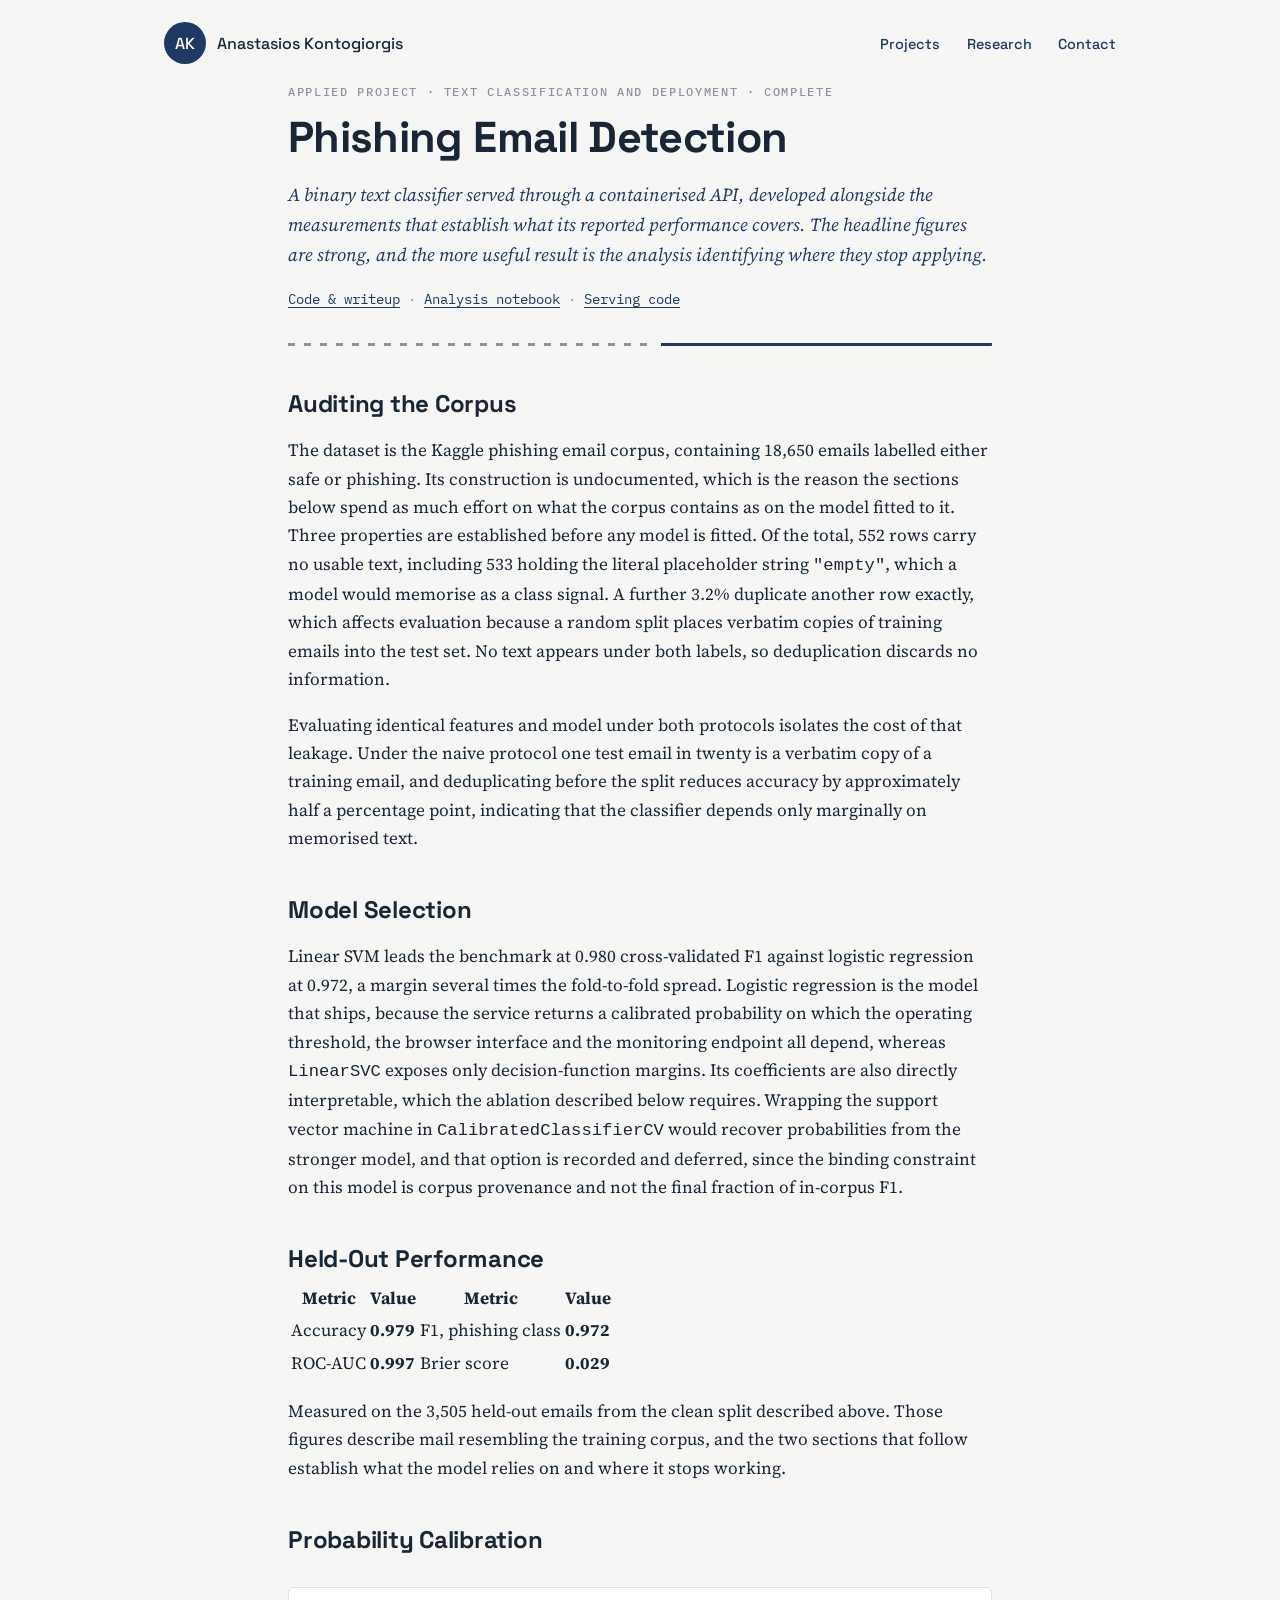
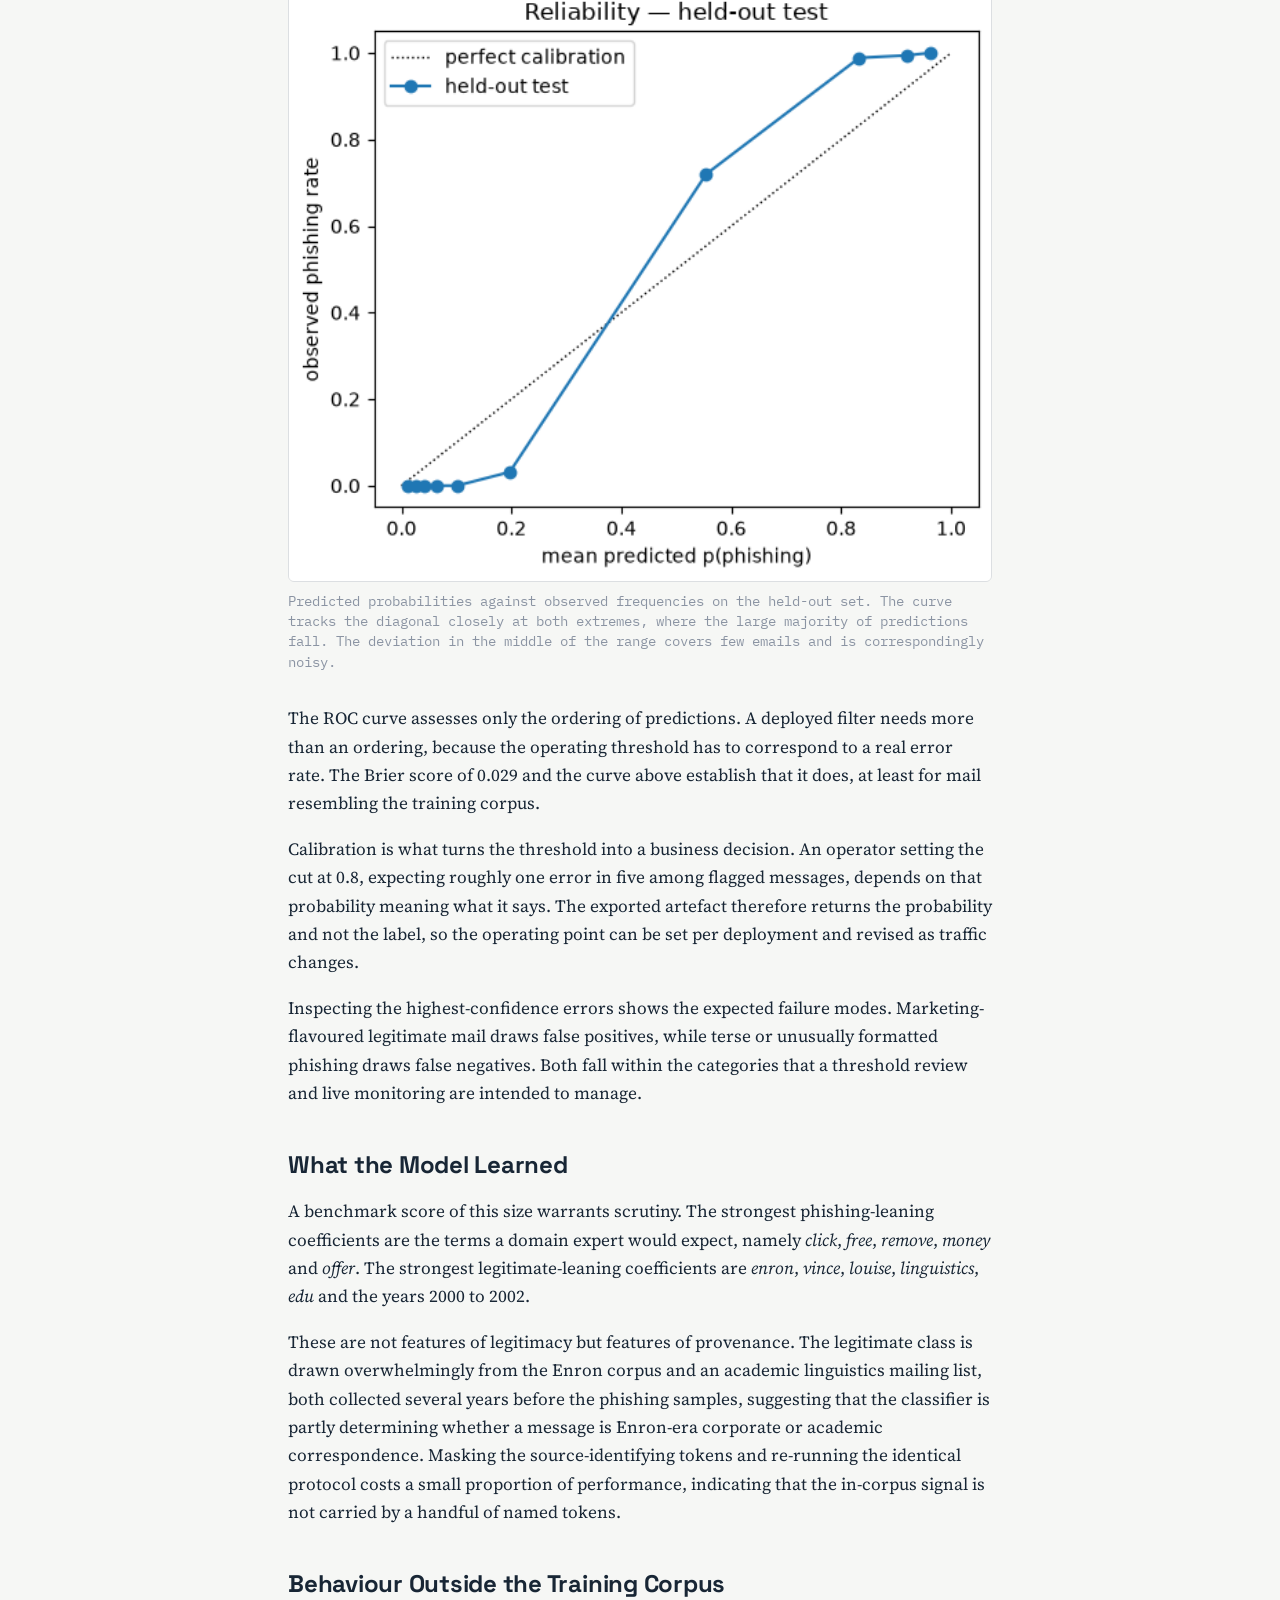
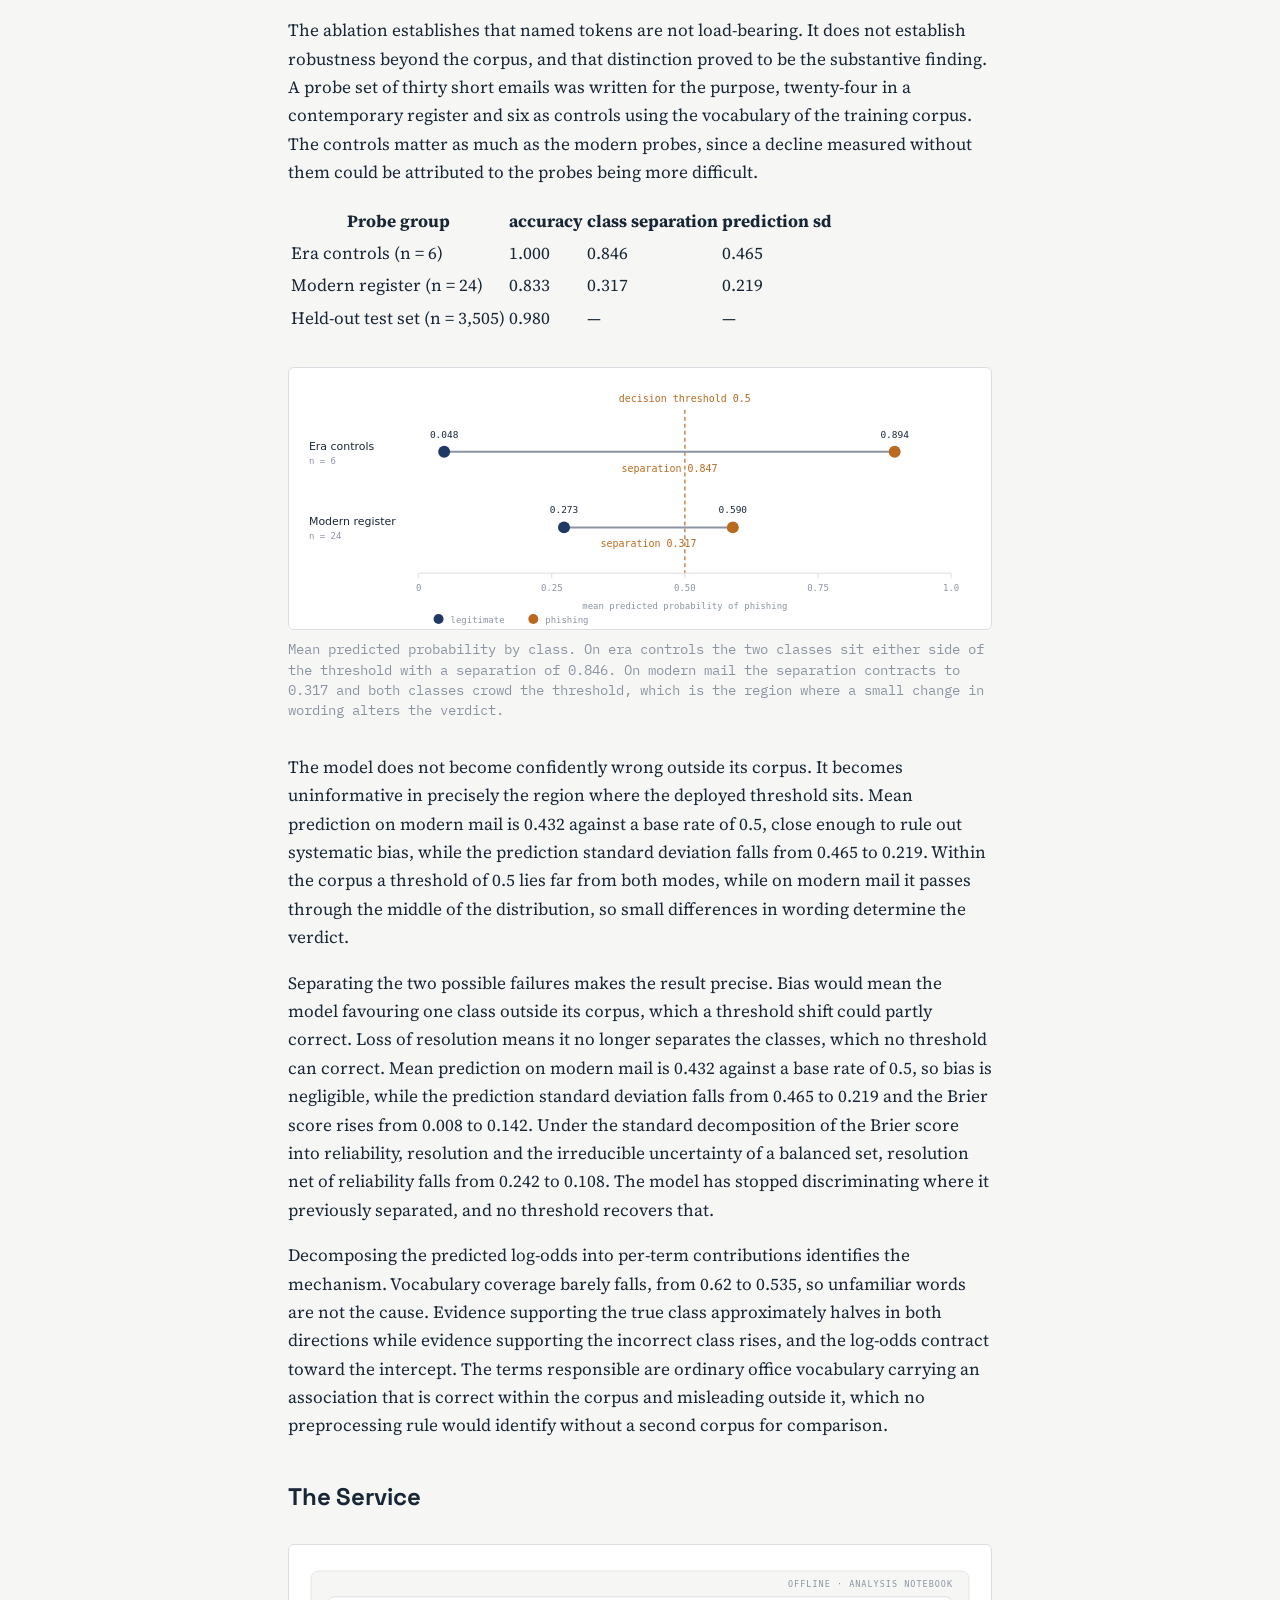
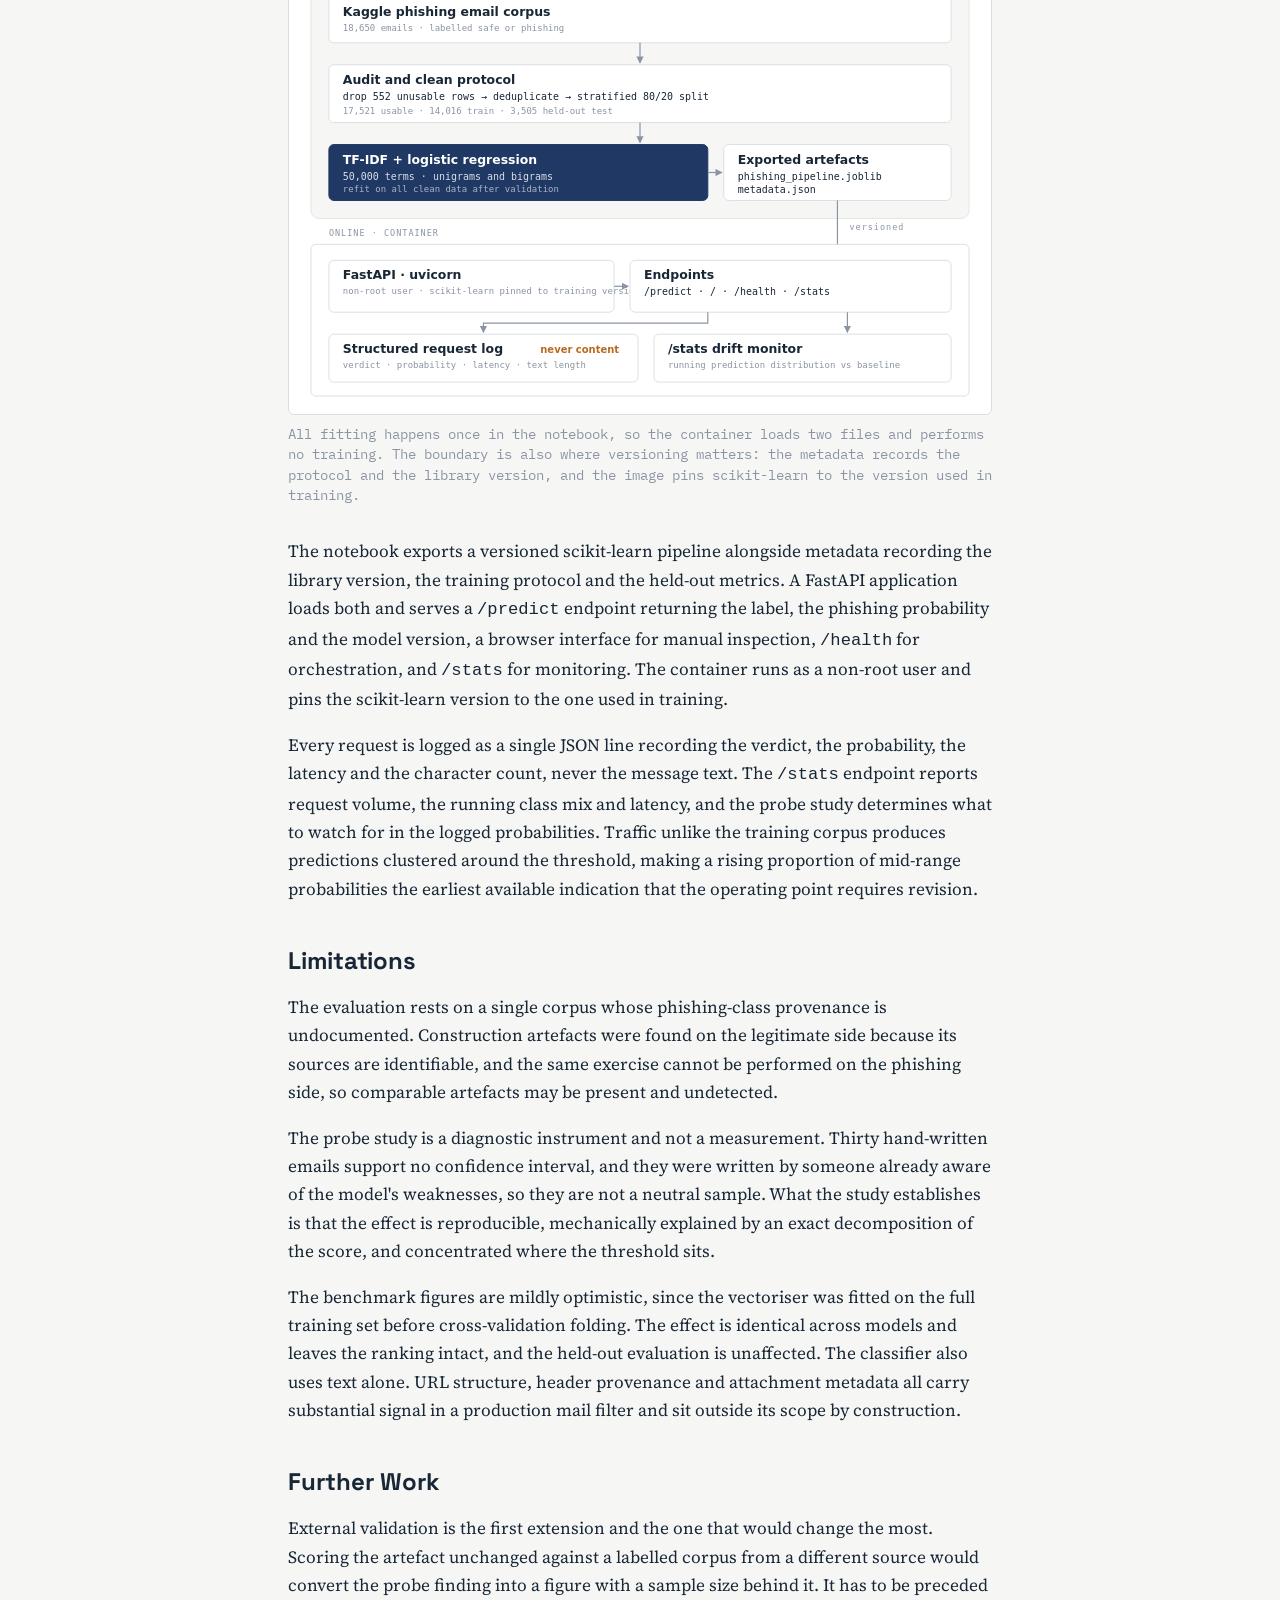
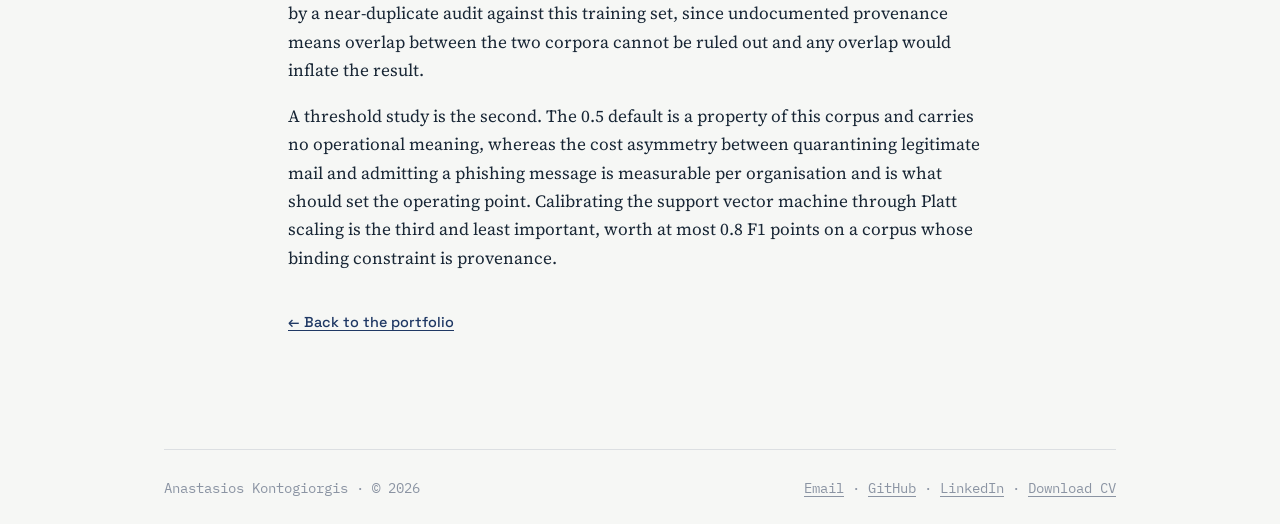
<file: phishing.html>
<!doctype html>
<html lang="en">
<head>
<meta charset="utf-8">
<meta name="viewport" content="width=device-width, initial-scale=1">
<title>Phishing Email Detection — Anastasios Kontogiorgis</title>
<meta name="description" content="A phishing email classifier served through a containerised API, with the corpus audited for leakage, the model's reliance on data provenance measured, and its behaviour outside the training corpus quantified.">
<link rel="preconnect" href="https://fonts.googleapis.com">
<link rel="preconnect" href="https://fonts.gstatic.com" crossorigin>
<link href="https://fonts.googleapis.com/css2?family=Space+Grotesk:wght@500;600;700&family=Source+Serif+4:ital,wght@0,400;0,600;1,400&family=IBM+Plex+Mono:wght@400;500&display=swap" rel="stylesheet">
<link rel="stylesheet" href="styles.css">
</head>
<body>
<div class="wrap">

<header class="site">
  <a class="brand" href="index.html">
    <span class="avatar">AK</span>
    <span>Anastasios Kontogiorgis</span>
  </a>
  <nav class="site">
    <a href="index.html#projects">Projects</a>
    <a href="research.html">Research</a>
    <a href="index.html#contact">Contact</a>
  </nav>
</header>

<main>
<article class="research">
  <p class="eyebrow">Applied project · Text classification and deployment · Complete</p>
  <h1>Phishing Email Detection</h1>
  <p class="standfirst">
    A binary text classifier served through a containerised API, developed alongside
    the measurements that establish what its reported performance covers. The
    headline figures are strong, and the more useful result is the analysis
    identifying where they stop applying.
  </p>
  <p class="meta" style="font:400 .9rem var(--mono); color:var(--noise)">
    <a href="https://github.com/anastasioskontogiorgis/phishing-detection-pipeline">Code &amp; writeup</a> ·
    <a href="https://github.com/anastasioskontogiorgis/phishing-detection-pipeline/blob/main/phishing_v2.ipynb">Analysis notebook</a> ·
    <a href="https://github.com/anastasioskontogiorgis/phishing-detection-pipeline/blob/main/app/main.py">Serving code</a>
  </p>

  <hr class="channel" aria-hidden="true">

  <h2>Auditing the Corpus</h2>
  <p>
    The dataset is the Kaggle phishing email corpus, containing 18,650 emails
    labelled either safe or phishing. Its construction is undocumented, which is the
    reason the sections below spend as much effort on what the corpus contains as on
    the model fitted to it. Three properties are established before any model is
    fitted. Of the total, 552 rows
    carry no usable text, including 533 holding the literal placeholder string
    <code>"empty"</code>, which a model would memorise as a class signal. A further
    3.2% duplicate another row exactly, which affects evaluation because a random
    split places verbatim copies of training emails into the test set. No text
    appears under both labels, so deduplication discards no information.
  </p>
  <p>
    Evaluating identical features and model under both protocols isolates the cost
    of that leakage. Under the naive protocol one test email in twenty is a
    verbatim copy of a training email, and deduplicating before the split reduces
    accuracy by approximately half a percentage point, indicating that the
    classifier depends only marginally on memorised text.
  </p>

  <h2>Model Selection</h2>
  <p>
    Linear SVM leads the benchmark at 0.980 cross-validated F1 against logistic
    regression at 0.972, a margin several times the fold-to-fold spread. Logistic
    regression is the model that ships, because the service returns a calibrated
    probability on which the operating threshold, the browser interface and the
    monitoring endpoint all depend, whereas <code>LinearSVC</code> exposes only
    decision-function margins. Its coefficients are also directly interpretable,
    which the ablation described below requires. Wrapping the support vector machine in
    <code>CalibratedClassifierCV</code> would recover probabilities from the
    stronger model, and that option is recorded and deferred, since the binding
    constraint on this model is corpus provenance and not the final fraction of
    in-corpus F1.
  </p>

  <h2>Held-Out Performance</h2>

  <table class="results">
    <thead>
      <tr><th>Metric</th><th>Value</th><th>Metric</th><th>Value</th></tr>
    </thead>
    <tbody>
      <tr><td>Accuracy</td><td><strong>0.979</strong></td><td>F1, phishing class</td><td><strong>0.972</strong></td></tr>
      <tr><td>ROC-AUC</td><td><strong>0.997</strong></td><td>Brier score</td><td><strong>0.029</strong></td></tr>
    </tbody>
  </table>

  <p>
    Measured on the 3,505 held-out emails from the clean split described above.
    Those figures describe mail resembling the training corpus, and the two sections
    that follow establish what the model relies on and where it stops working.
  </p>

  <h2>Probability Calibration</h2>

  <figure>
    <img src="assets/phishing/reliability.png" alt="Reliability curve for the held-out test set, plotting observed phishing rate against mean predicted probability, with a diagonal marking perfect calibration.">
    <figcaption>
      Predicted probabilities against observed frequencies on the held-out set. The
      curve tracks the diagonal closely at both extremes, where the large majority
      of predictions fall. The deviation in the middle of the range covers few
      emails and is correspondingly noisy.
    </figcaption>
  </figure>

  <p>
    The ROC curve assesses only the ordering of predictions. A deployed filter needs
    more than an ordering, because the operating threshold has to correspond to a
    real error rate. The Brier score of 0.029 and the curve above establish that it
    does, at least for mail resembling the training corpus.
  </p>
  <p>
    Calibration is what turns the threshold into a business decision. An operator
    setting the cut at 0.8, expecting roughly one error in five among flagged
    messages, depends on that probability meaning what it says. The exported
    artefact therefore returns the probability and not the label, so the operating
    point can be set per deployment and revised as traffic changes.
  </p>
  <p>
    Inspecting the highest-confidence errors shows the expected failure modes.
    Marketing-flavoured legitimate mail draws false positives, while terse or
    unusually formatted phishing draws false negatives. Both fall within the
    categories that a threshold review and live monitoring are intended to manage.
  </p>

  <h2>What the Model Learned</h2>
  <p>
    A benchmark score of this size warrants scrutiny. The strongest phishing-leaning
    coefficients are the terms a domain expert would expect, namely
    <em>click</em>, <em>free</em>, <em>remove</em>, <em>money</em> and
    <em>offer</em>. The strongest legitimate-leaning coefficients are
    <em>enron</em>, <em>vince</em>, <em>louise</em>, <em>linguistics</em>,
    <em>edu</em> and the years 2000 to 2002.
  </p>
  <p>
    These are not features of legitimacy but features of provenance. The legitimate
    class is drawn overwhelmingly from the Enron corpus and an academic linguistics
    mailing list, both collected several years before the phishing samples,
    suggesting that the classifier is partly determining whether a message is
    Enron-era corporate or academic correspondence. Masking the source-identifying
    tokens and re-running the identical protocol costs a small proportion of
    performance, indicating that the in-corpus signal is not carried by a handful
    of named tokens.
  </p>

  <h2>Behaviour Outside the Training Corpus</h2>
  <p>
    The ablation establishes that named tokens are not load-bearing. It does not
    establish robustness beyond the corpus, and that distinction proved to be the
    substantive finding. A probe set of thirty short emails was written for the
    purpose, twenty-four in a contemporary register and six as controls using the
    vocabulary of the training corpus. The controls matter as much as the modern
    probes, since a decline measured without them could be attributed to the probes
    being more difficult.
  </p>

  <table class="results">
    <thead>
      <tr><th>Probe group</th><th>accuracy</th><th>class separation</th><th>prediction sd</th></tr>
    </thead>
    <tbody>
      <tr><td>Era controls (n = 6)</td><td>1.000</td><td>0.846</td><td>0.465</td></tr>
      <tr><td>Modern register (n = 24)</td><td>0.833</td><td>0.317</td><td>0.219</td></tr>
      <tr><td>Held-out test set (n = 3,505)</td><td>0.980</td><td>—</td><td>—</td></tr>
    </tbody>
  </table>

  <figure>
    <img src="assets/phishing/class_separation.svg" alt="A probability axis from zero to one with the 0.5 threshold marked. On era controls the mean prediction for legitimate mail is 0.048 and for phishing 0.894, both far from the threshold. On modern mail the means are 0.273 and 0.590, both close to it.">
    <figcaption>
      Mean predicted probability by class. On era controls the two classes sit
      either side of the threshold with a separation of 0.846. On modern mail the
      separation contracts to 0.317 and both classes crowd the threshold, which is
      the region where a small change in wording alters the verdict.
    </figcaption>
  </figure>

  <p>
    The model does not become confidently wrong outside its corpus. It becomes
    uninformative in precisely the region where the deployed threshold sits. Mean
    prediction on modern mail is 0.432 against a base rate of 0.5, close enough to
    rule out systematic bias, while the prediction standard deviation falls from
    0.465 to 0.219. Within the corpus a threshold of 0.5 lies far from both modes,
    while on modern mail it passes through the middle of the distribution, so
    small differences in wording determine the verdict.
  </p>
  <p>
    Separating the two possible failures makes the result precise. Bias would mean
    the model favouring one class outside its corpus, which a threshold shift could
    partly correct. Loss of resolution means it no longer separates the classes,
    which no threshold can correct. Mean prediction on modern mail is 0.432 against
    a base rate of 0.5, so bias is negligible, while the prediction standard
    deviation falls from 0.465 to 0.219 and the Brier score rises from 0.008 to
    0.142. Under the standard decomposition of the Brier score into reliability,
    resolution and the irreducible uncertainty of a balanced set, resolution net of
    reliability falls from 0.242 to 0.108. The model has stopped discriminating
    where it previously separated, and no threshold recovers that.
  </p>
  <p>
    Decomposing the predicted log-odds into per-term contributions identifies the
    mechanism. Vocabulary coverage barely falls, from 0.62 to 0.535, so unfamiliar
    words are not the cause. Evidence supporting the true class approximately halves
    in both directions while evidence supporting the incorrect class rises, and the
    log-odds contract toward the intercept. The terms responsible are ordinary
    office vocabulary carrying an association that is correct within the corpus and
    misleading outside it, which no preprocessing rule would identify without a
    second corpus for comparison.
  </p>

  <h2>The Service</h2>

  <figure>
    <img src="assets/phishing/architecture.svg" alt="Pipeline diagram. The notebook audits and deduplicates the corpus, fits a TF-IDF and logistic regression model and exports a versioned artefact with its metadata. A containerised FastAPI application loads both and serves four endpoints, writing structured logs that record metrics and never message content.">
    <figcaption>
      All fitting happens once in the notebook, so the container loads two files and
      performs no training. The boundary is also where versioning matters: the
      metadata records the protocol and the library version, and the image pins
      scikit-learn to the version used in training.
    </figcaption>
  </figure>

  <p>
    The notebook exports a versioned scikit-learn pipeline alongside metadata
    recording the library version, the training protocol and the held-out metrics.
    A FastAPI application loads both and serves a <code>/predict</code> endpoint
    returning the label, the phishing probability and the model version, a browser
    interface for manual inspection, <code>/health</code> for orchestration, and
    <code>/stats</code> for monitoring. The container runs as a non-root user and
    pins the scikit-learn version to the one used in training.
  </p>
  <p>
    Every request is logged as a single JSON line recording the verdict, the
    probability, the latency and the character count, never the message text.
    The <code>/stats</code> endpoint reports request volume, the running class
     mix and latency, and the probe study determines what to watch for in the 
     logged probabilities. Traffic unlike the training corpus produces predictions clustered around
    the threshold, making a rising proportion of mid-range probabilities the
    earliest available indication that the operating point requires revision.
  </p>

  <h2>Limitations</h2>
  <p>
    The evaluation rests on a single corpus whose phishing-class provenance is
    undocumented. Construction artefacts were found on the legitimate side because
    its sources are identifiable, and the same exercise cannot be performed on the
    phishing side, so comparable artefacts may be present and undetected.
  </p>
  <p>
    The probe study is a diagnostic instrument and not a measurement. Thirty
    hand-written emails support no confidence interval, and they were written by
    someone already aware of the model's weaknesses, so they are not a neutral
    sample. What the study establishes is that the effect is reproducible,
    mechanically explained by an exact decomposition of the score, and concentrated
    where the threshold sits.
  </p>
  <p>
    The benchmark figures are mildly optimistic, since the vectoriser was fitted on
    the full training set before cross-validation folding. The effect is identical
    across models and leaves the ranking intact, and the held-out evaluation is
    unaffected. The classifier also uses text alone. URL structure, header
    provenance and attachment metadata all carry substantial signal in a production
    mail filter and sit outside its scope by construction.
  </p>

  <h2>Further Work</h2>
  <p>
    External validation is the first extension and the one that would change the
    most. Scoring the artefact unchanged against a labelled corpus from a different
    source would convert the probe finding into a figure with a sample size behind
    it. It has to be preceded by a near-duplicate audit against this training set,
    since undocumented provenance means overlap between the two corpora cannot be
    ruled out and any overlap would inflate the result.
  </p>
  <p>
    A threshold study is the second. The 0.5 default is a property of this corpus
    and carries no operational meaning, whereas the cost asymmetry between
    quarantining legitimate mail and admitting a phishing message is measurable per
    organisation and is what should set the operating point. Calibrating the support
    vector machine through Platt scaling is the third and least important, worth at
    most 0.8 F1 points on a corpus whose binding constraint is provenance.
  </p>

  <p style="margin-top:2.2rem">
    <a class="backlink" href="index.html">← Back to the portfolio</a>
  </p>
</article>
</main>

<footer class="site" id="contact">
  <span>Anastasios Kontogiorgis · © 2026</span>
  <span>
    <!-- <a href="mailto:anastasioskontogiorgis@gmail.com">anastasioskontogiorgis@gmail.com</a> · -->
    <a href="javascript:void(0);" class="email-link">Email</a> ·
    <a href="https://github.com/anastasioskontogiorgis">GitHub</a> ·
    <a href="https://linkedin.com/in/anastasios-kontogiorgis">LinkedIn</a> ·
    <a href="./assets/Anastasios_Kontogiorgis_CV.pdf" download="Anastasios_Kontogiorgis_CV.pdf">Download CV</a>
  </span>
</footer>

<script>
/* Spam protection for email links */
document.querySelectorAll('.email-link').forEach(function(element) {
  element.addEventListener('click', function(e) {
    e.preventDefault();
    const user = 'anastasioskontogiorgis';
    const domain = 'gmail.com';
    window.location.href = 'mailto:' + user + '@' + domain;
  });
});
</script>


</div>
</body>
</html>
</file>
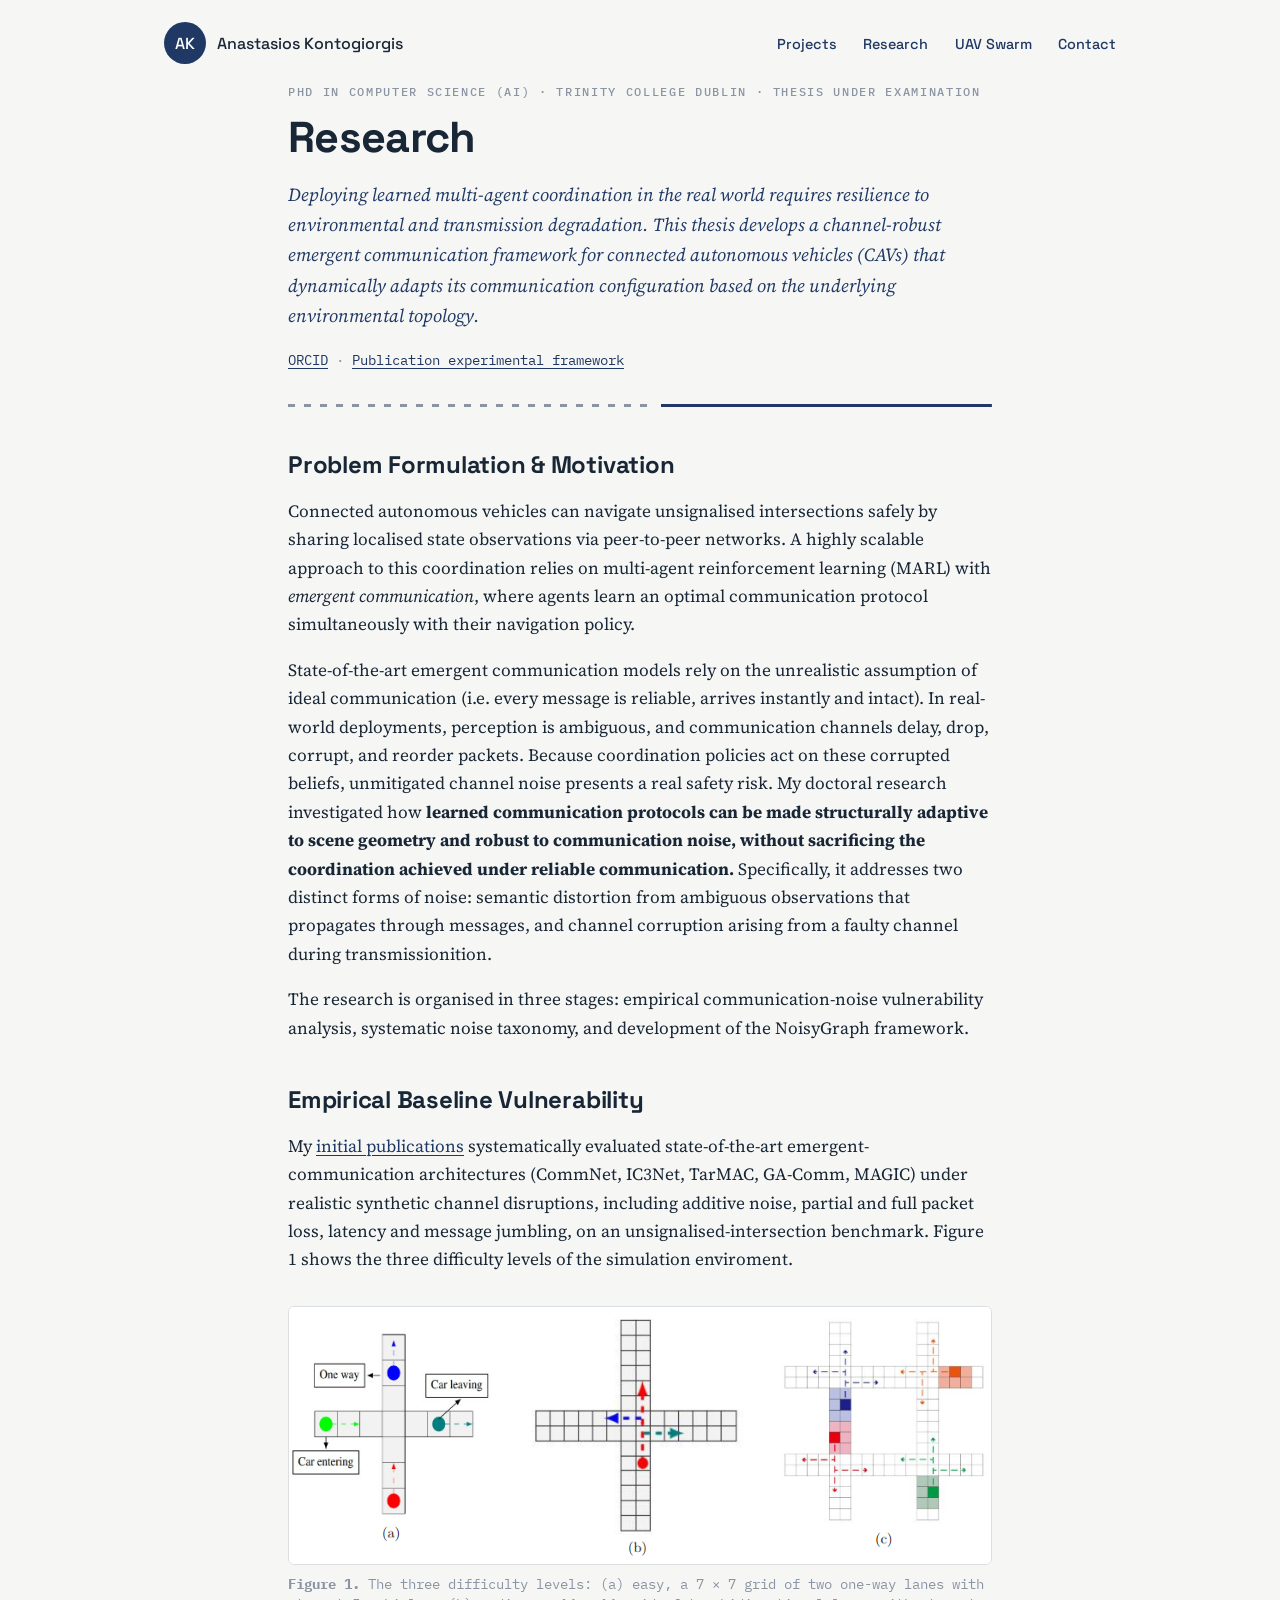
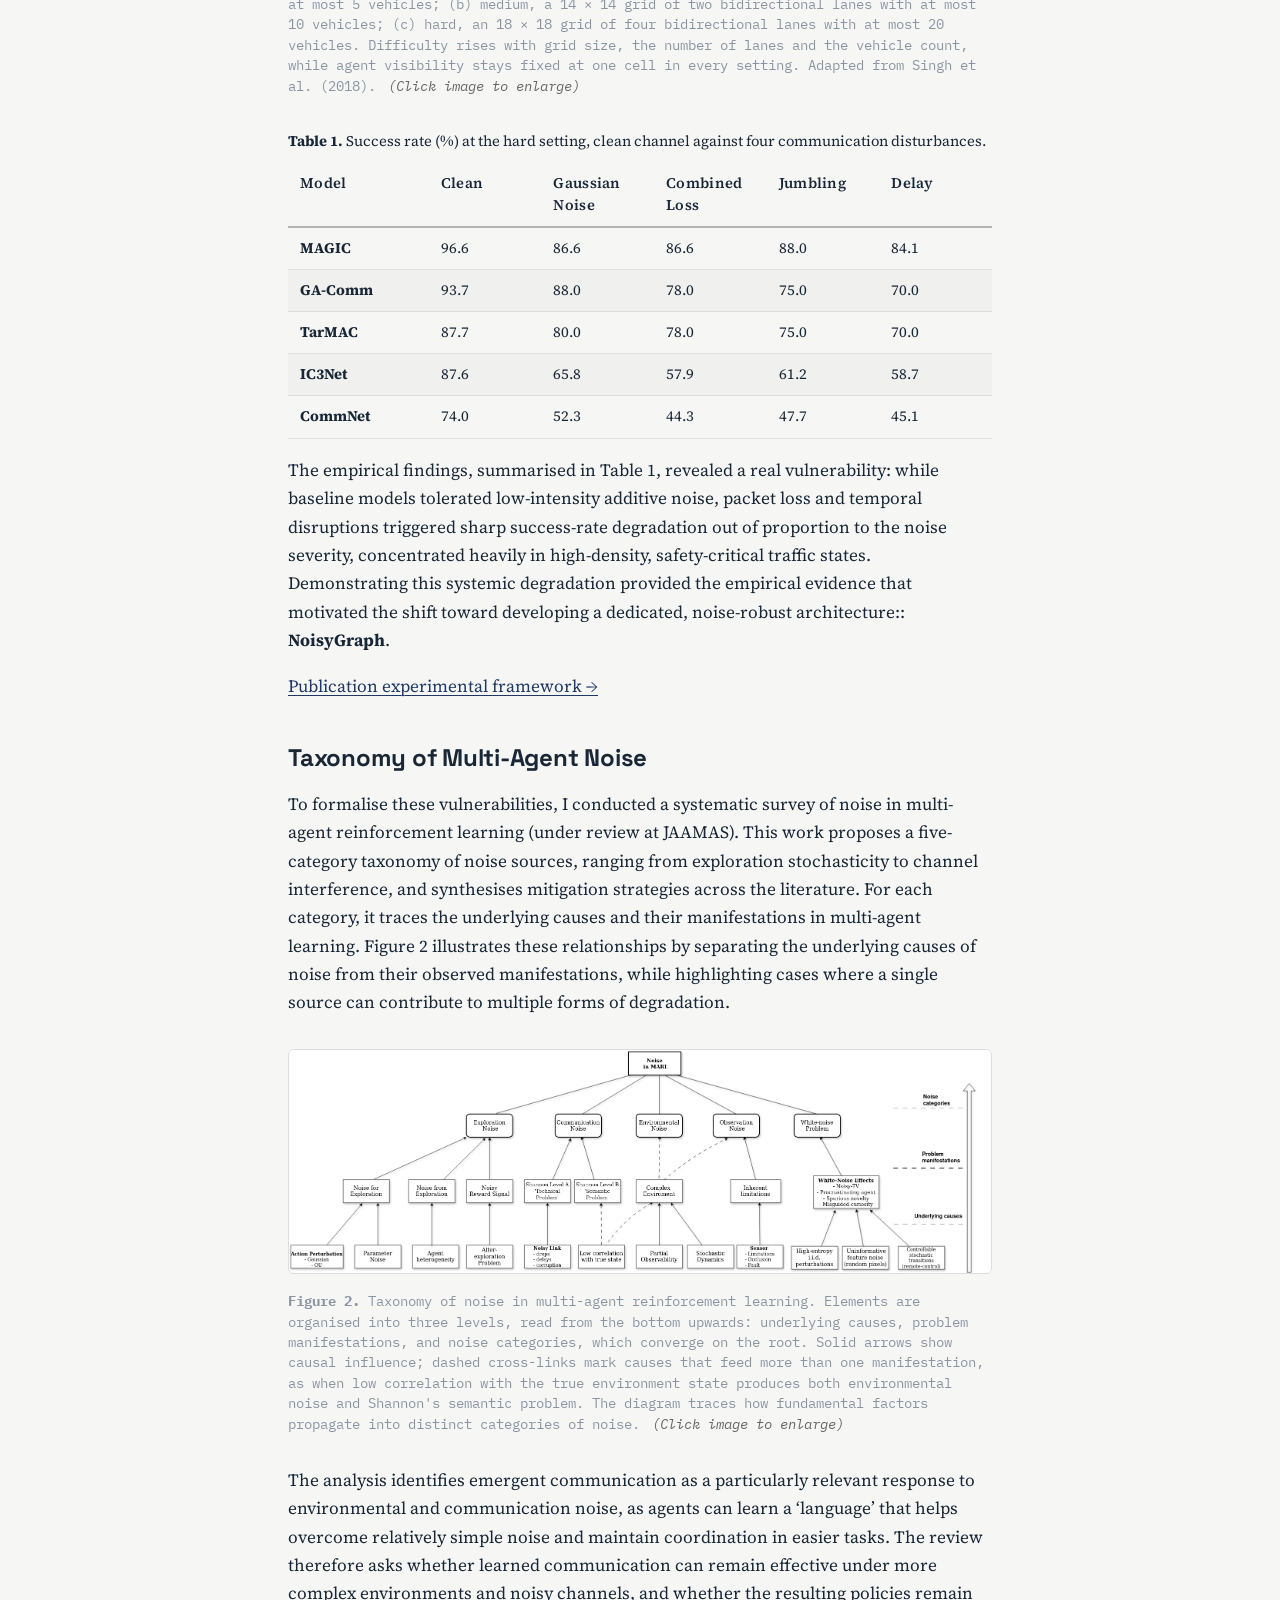
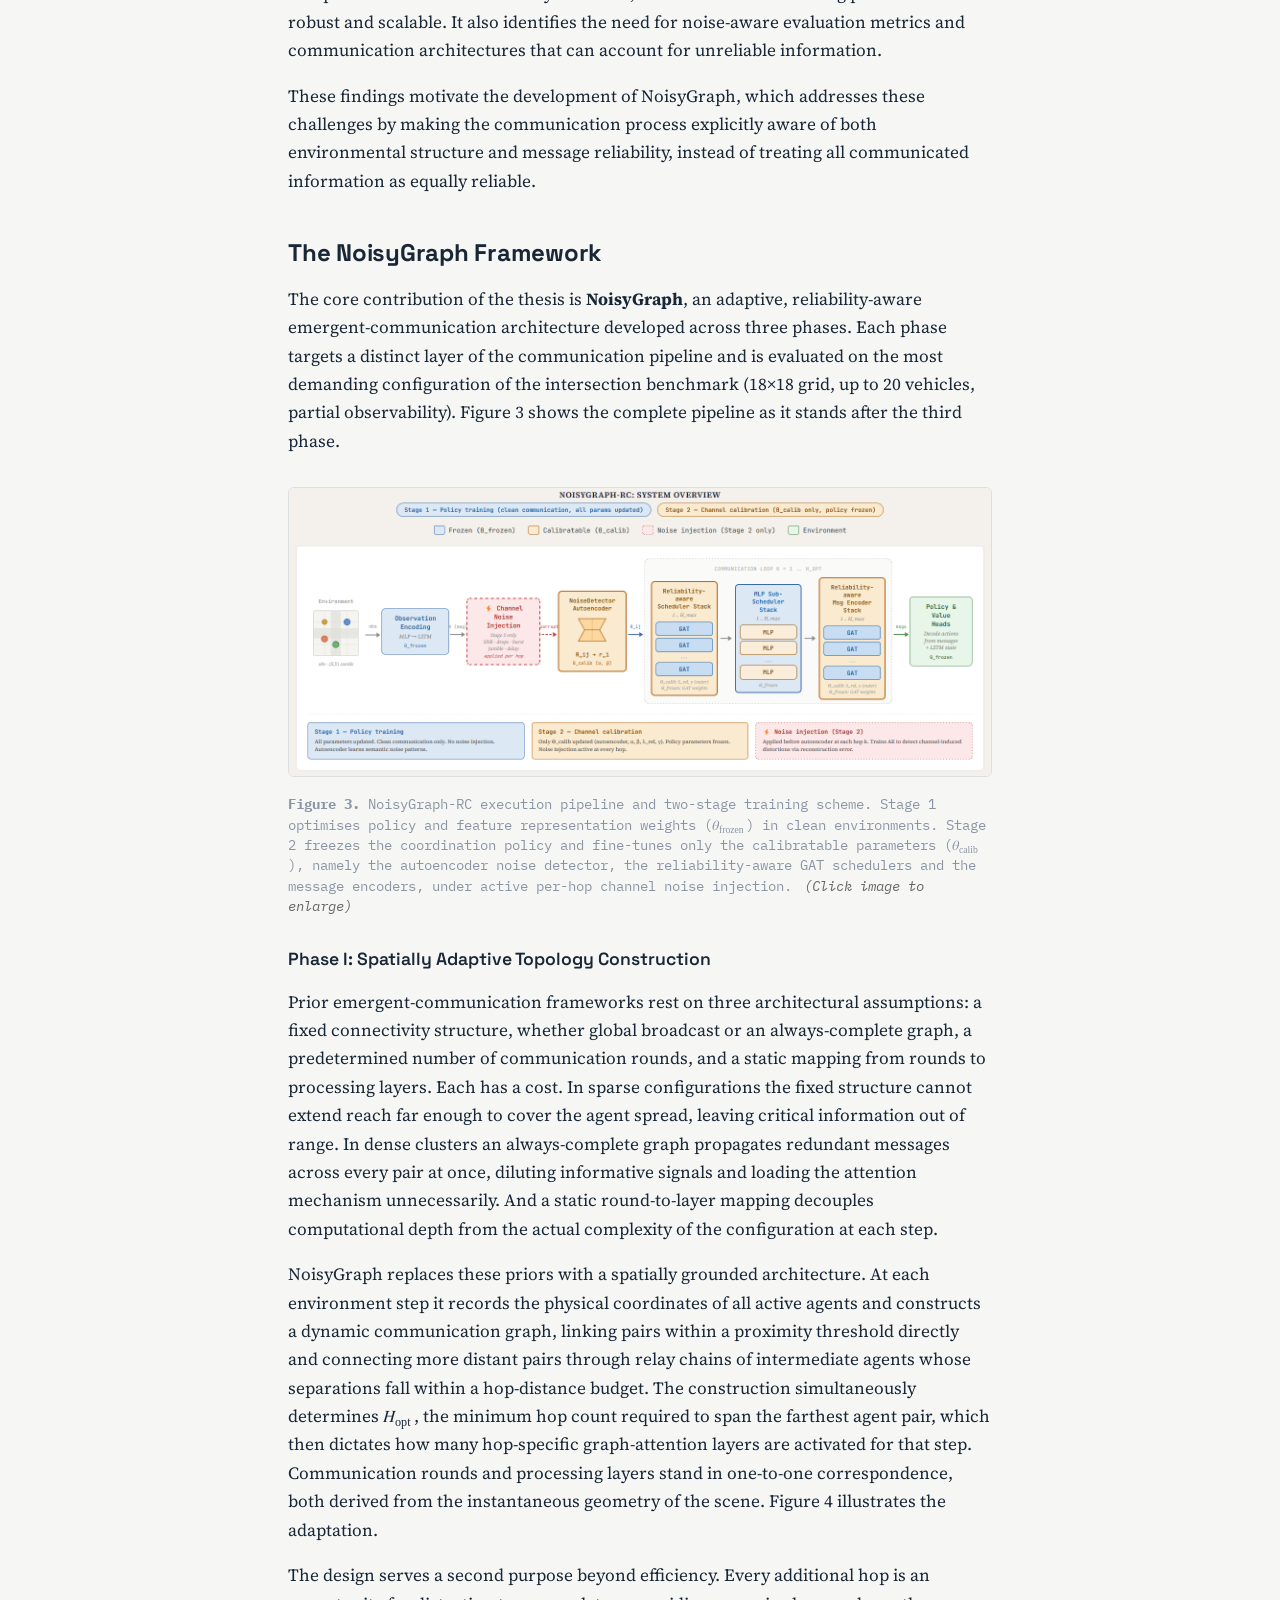
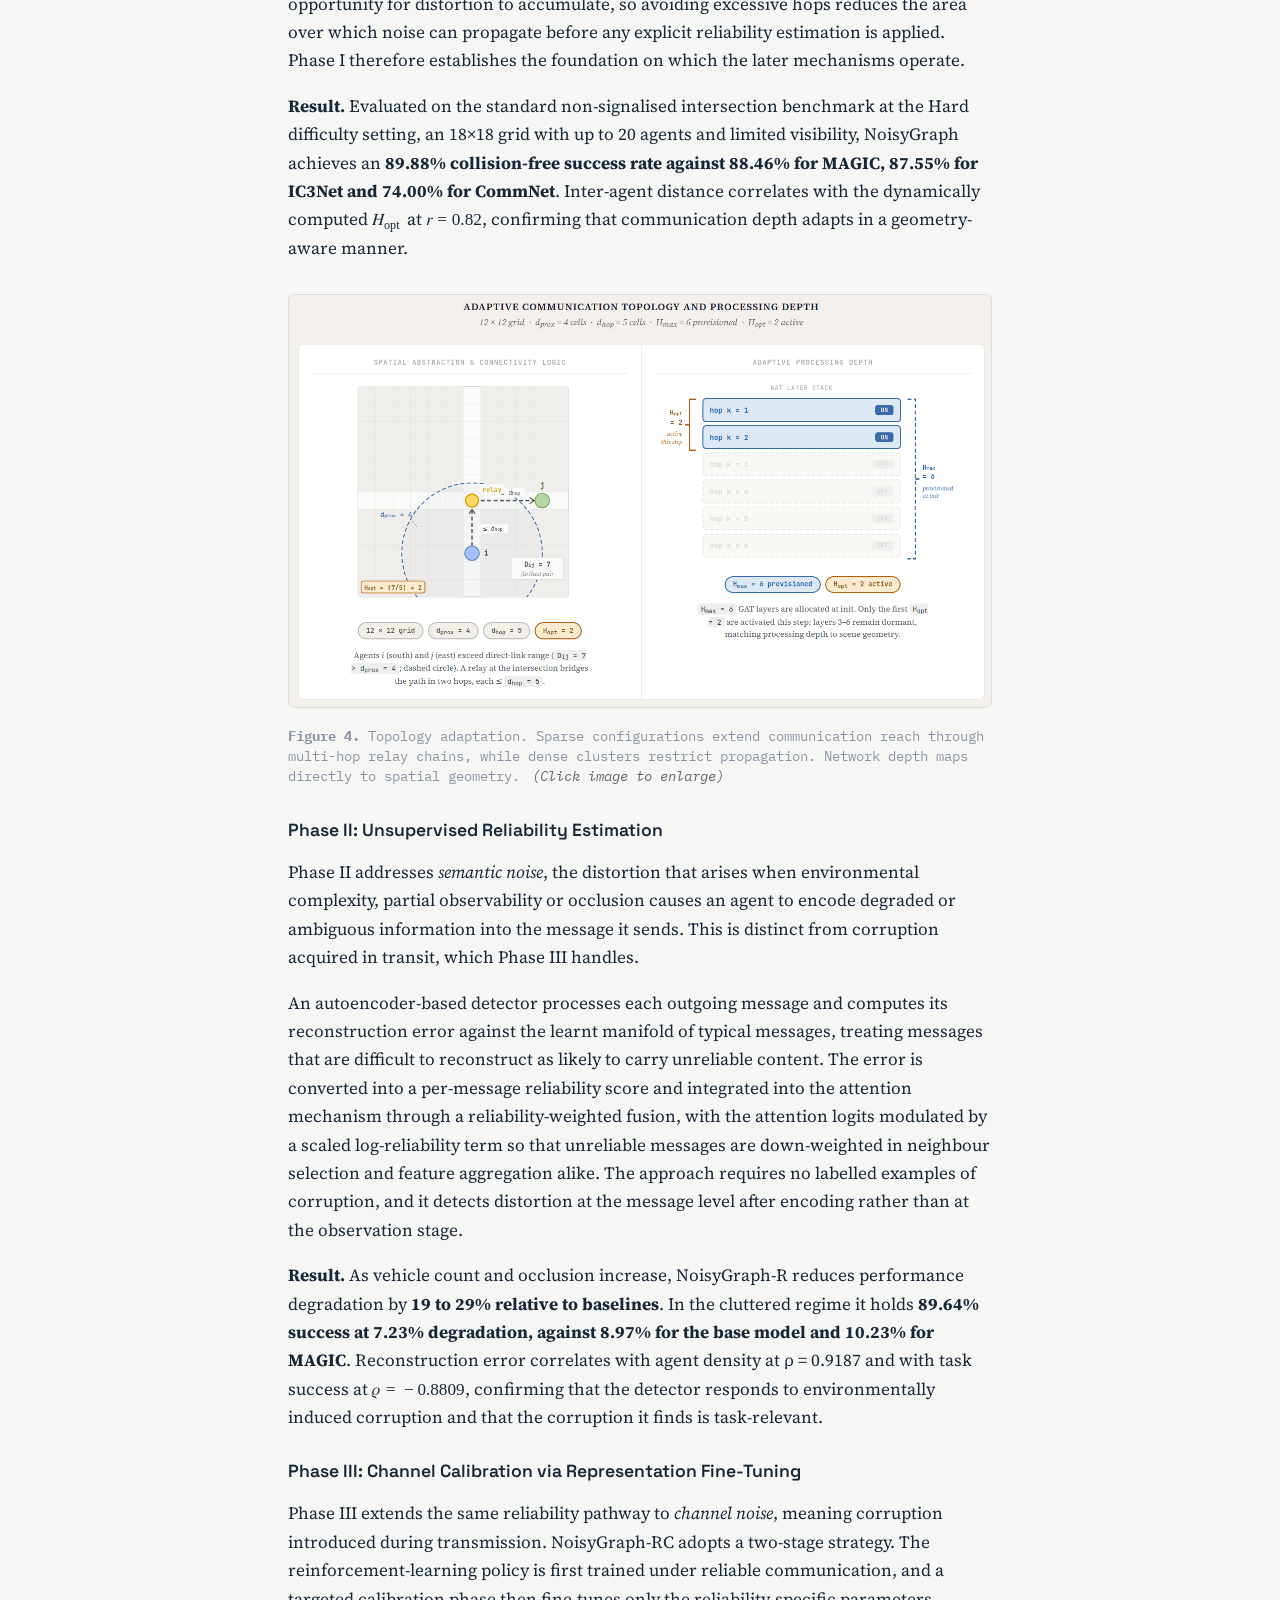
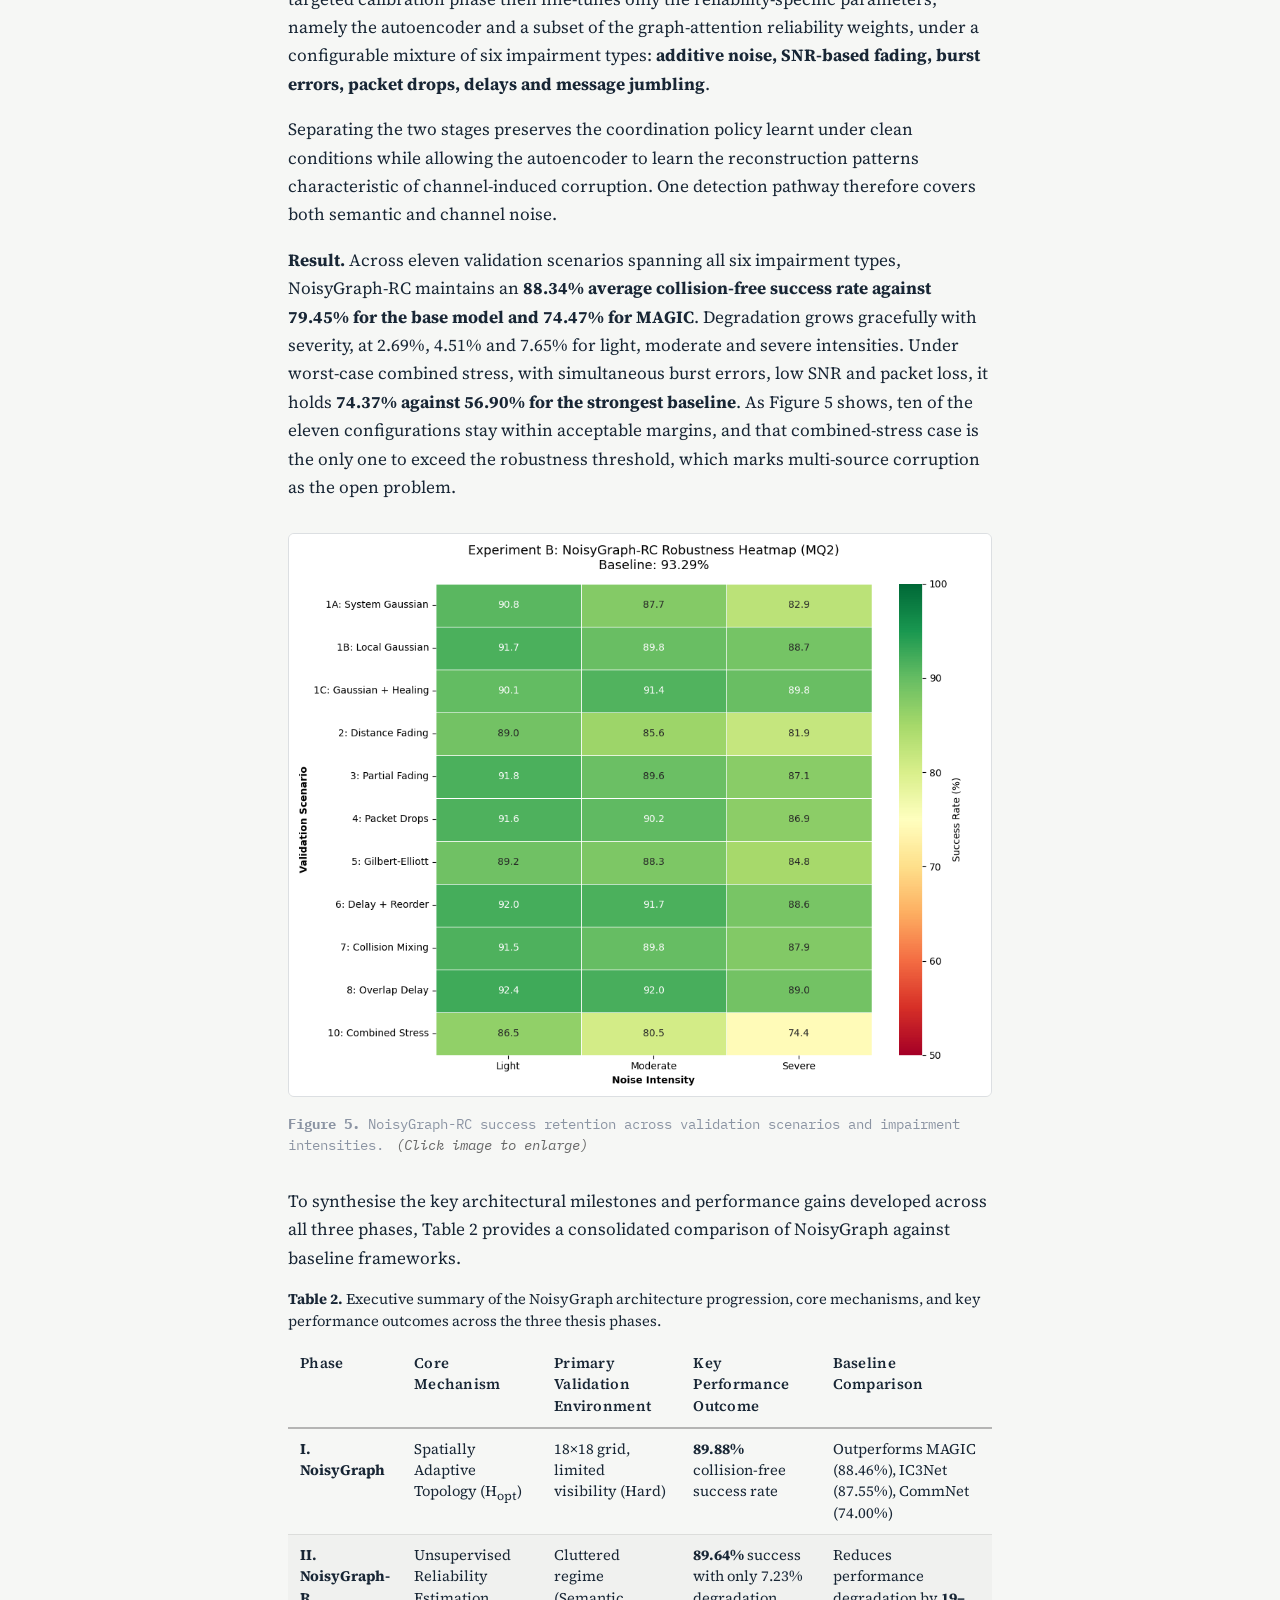
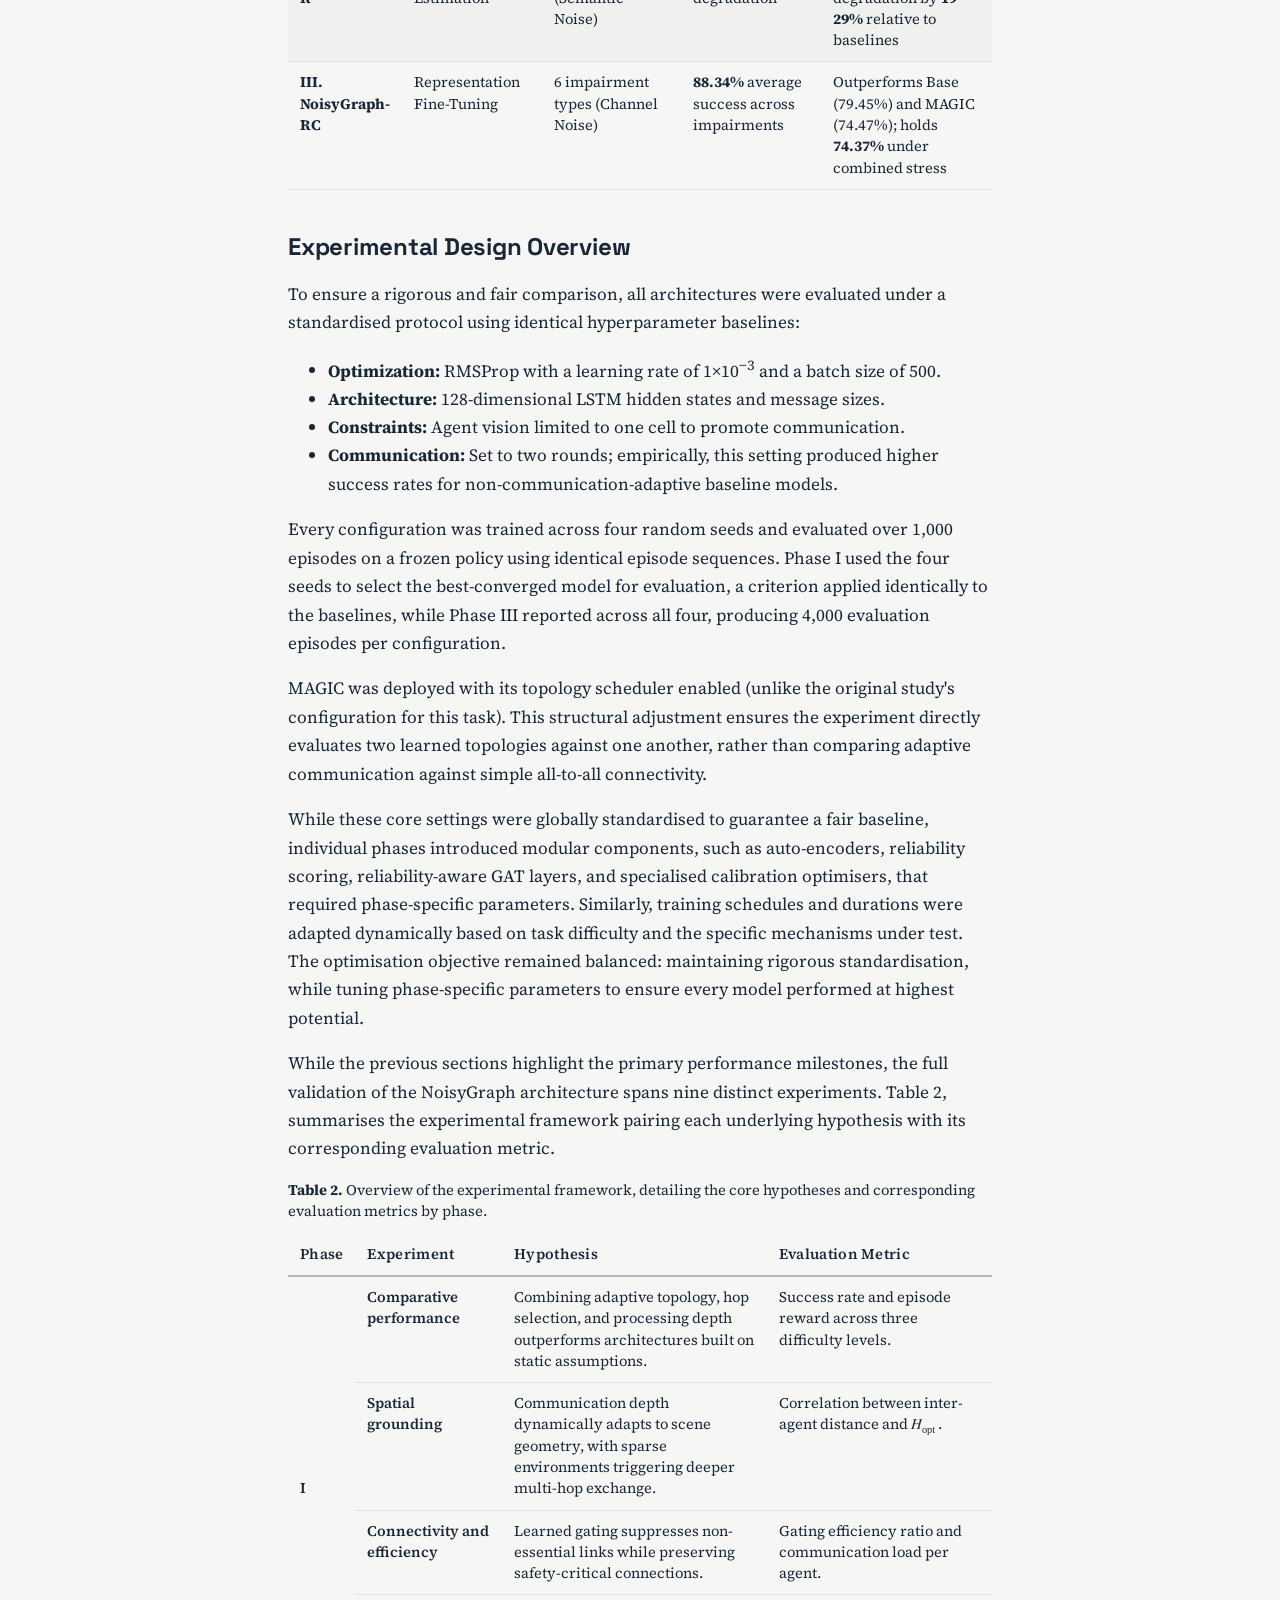
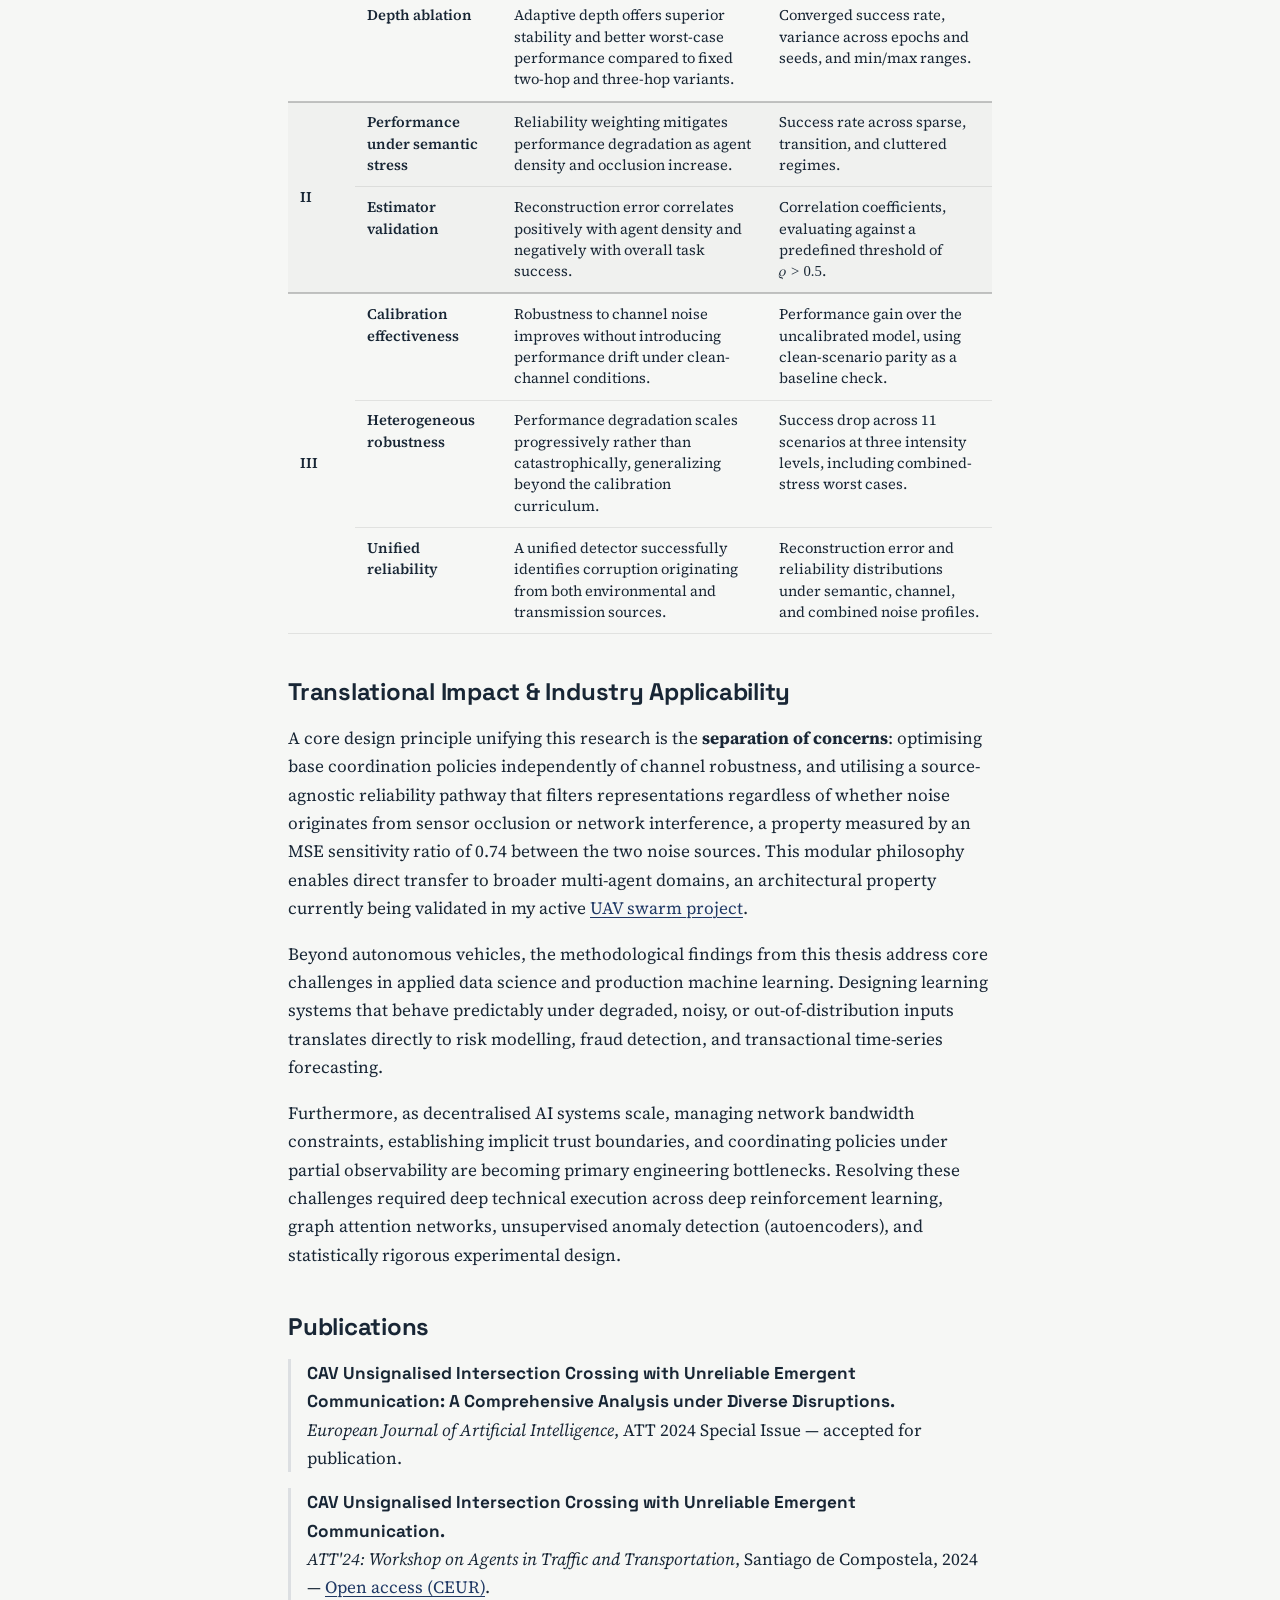
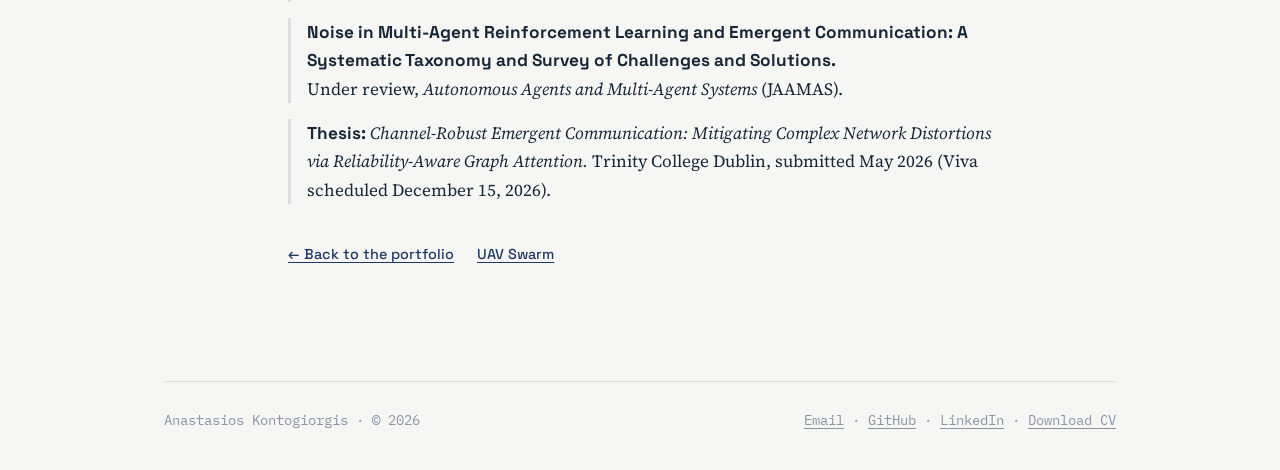
<file: research.html>
<!doctype html>
<html lang="en">
<head>
<meta charset="utf-8">
<meta name="viewport" content="width=device-width, initial-scale=1">
<title>Research — Anastasios Kontogiorgis</title>
<meta name="description" content="Channel-robust emergent communication for connected autonomous vehicles: the NoisyGraph framework, publications and results.">
<link rel="preconnect" href="https://fonts.googleapis.com">
<link rel="preconnect" href="https://fonts.gstatic.com" crossorigin>
<link href="https://fonts.googleapis.com/css2?family=Space+Grotesk:wght@500;600;700&family=Source+Serif+4:ital,wght@0,400;0,600;1,400&family=IBM+Plex+Mono:wght@400;500&display=swap" rel="stylesheet">
<link rel="stylesheet" href="styles.css">

<!-- 
<style>
/* Wide diagrams stay legible on narrow screens: scroll horizontally */
figure.wide { 
  margin-inline: 0; 
}

figure.wide .scroll { 
  overflow-x: auto; 
  -webkit-overflow-scrolling: touch; 
  width: 100%;
  display: flex; /* Kept so that margins calculate properly */
}

figure.wide .scroll img { 
  max-width: none !important; 
  width: 1400px; /* Controlled readable size */
  height: auto;
  flex-shrink: 0; 
  display: block; 
  
  /* SAFE CENTERING: This perfectly centers the image on large screens,
     but if the screen shrinks, it gracefully defaults to left-aligned 
     so nothing gets cut off and you can scroll to the left edge perfectly. */
  margin-inline: auto; 
}
</style> -->


</head>
<body>
<div class="wrap">
<header class="site">
  <a class="brand" href="index.html">
    <span class="avatar">AK</span>
    <span>Anastasios Kontogiorgis</span>
  </a>
  <nav class="site">
    <a href="index.html#projects">Projects</a>
    <a href="research.html">Research</a>
    <a href="uav.html">UAV Swarm</a>
    <a href="index.html#contact">Contact</a>
  </nav>
</header>

<article class="research">
<p class="eyebrow">PhD in Computer Science (AI) · Trinity College Dublin · Thesis under examination</p>
  <h1>Research</h1>
  <p class="standfirst">
    Deploying learned multi-agent coordination in the real world requires resilience to environmental and transmission degradation.
	This thesis develops a channel-robust emergent communication framework for connected autonomous vehicles (CAVs) that dynamically
	adapts its communication configuration based on the underlying environmental topology.
  </p>
  <p class="meta" style="font:400 .9rem var(--mono); color:var(--noise)">
    <a href="https://orcid.org/0000-0003-4921-3835">ORCID</a> ·
    <a href="https://github.com/anastasioskontogiorgis/channel-robust-emergent-communication">Publication experimental framework </a>
  </p>

  <hr class="channel" aria-hidden="true">

  <h2>Problem Formulation &amp; Motivation</h2>
  <p>
    Connected autonomous vehicles can navigate unsignalised intersections safely by sharing localised state observations via peer-to-peer networks. A highly scalable approach to this coordination relies on multi-agent reinforcement learning (MARL) with <em>emergent communication</em>, where agents learn an optimal communication protocol simultaneously with their navigation policy.
  </p>
  <p>
    State-of-the-art emergent communication models rely on the unrealistic assumption of ideal communication (i.e. every message is reliable, arrives instantly and intact).
	In real-world deployments, perception is ambiguous, and communication channels delay, drop, corrupt, and reorder packets. Because coordination policies act
	on these corrupted beliefs, unmitigated channel noise presents a real safety risk. My doctoral research investigated 
	how <strong>learned communication protocols can be made structurally adaptive to scene geometry and robust to communication noise, 
	without sacrificing the coordination achieved under reliable communication.</strong> Specifically, it addresses two distinct forms of noise:
	semantic distortion from ambiguous observations that propagates through messages, and channel corruption arising from a faulty channel during transmissionition.
  </p>
  <p>
    The research is organised in three stages: empirical communication-noise vulnerability analysis, systematic noise taxonomy, and development of the NoisyGraph framework.
  </p>

  <h2>Empirical Baseline Vulnerability</h2>
  <p>
    My <a href="#publications">initial publications</a> systematically evaluated state-of-the-art emergent-communication architectures (CommNet, IC3Net, TarMAC, GA-Comm, MAGIC) under realistic synthetic channel disruptions, including additive noise, partial and full packet loss, latency and message jumbling, on an unsignalised-intersection benchmark. Figure 1 shows the three difficulty levels of the simulation enviroment. 
  </p>
  
  <figure class="wide">
  	<div class="scroll">
    	<div class="image-overlay-wrapper">
  <img src="assets/research/intersection_levels.png"
  		class="lightbox-trigger" 
         	style="cursor: zoom-in;"
       	alt="The three intersection difficulty levels: easy, a single pair of one-way lanes; medium, two bidirectional lanes on a larger grid; hard, four bidirectional lanes with many vehicles.">
<figcaption><strong>Figure 1.</strong> The three difficulty levels: (a) easy, a 7&nbsp;&times;&nbsp;7 grid of two one-way lanes with at most 5 vehicles; (b) medium, a 14&nbsp;&times;&nbsp;14 grid of two bidirectional lanes with at most 10 vehicles; (c) hard, an 18&nbsp;&times;&nbsp;18 grid of four bidirectional lanes with at most 20 vehicles. Difficulty rises with grid size, the number of lanes and the vehicle count, while agent visibility stays fixed at one cell in every setting. Adapted from Singh et al. (2018).
 <span class="click-hint">(Click image to enlarge)</span>
</figcaption>
</figure>

  <div class="exp-scroll">
<table class="exp-table">
  <caption><strong>Table 1.</strong> Success rate (%) at the hard setting, clean channel against four communication disturbances.</caption>
  <colgroup>
    <col style="width:20%">
    <col style="width:16%">
    <col style="width:16%">
    <col style="width:16%">
    <col style="width:16%">
    <col style="width:16%">
  </colgroup>
  <thead>
    <tr>
      <th>Model</th>
      <th>Clean</th>
      <th>Gaussian Noise</th>
      <th>Combined Loss</th>
      <th>Jumbling</th>
      <th>Delay</th>
    </tr>
  </thead>
  <tbody>
    <tr>
      <td><strong>MAGIC</strong></td>
      <td>96.6</td>
      <td>86.6</td>
      <td>86.6</td>
      <td>88.0</td>
      <td>84.1</td>
    </tr>
    <tr class="alt">
      <td><strong>GA-Comm</strong></td>
      <td>93.7</td>
      <td>88.0</td>
      <td>78.0</td>
      <td>75.0</td>
      <td>70.0</td>
    </tr>
    <tr>
      <td><strong>TarMAC</strong></td>
      <td>87.7</td>
      <td>80.0</td>
      <td>78.0</td>
      <td>75.0</td>
      <td>70.0</td>
    </tr>
    <tr class="alt">
      <td><strong>IC3Net</strong></td>
      <td>87.6</td>
      <td>65.8</td>
      <td>57.9</td>
      <td>61.2</td>
      <td>58.7</td>
    </tr>
    <tr>
      <td><strong>CommNet</strong></td>
      <td>74.0</td>
      <td>52.3</td>
      <td>44.3</td>
      <td>47.7</td>
      <td>45.1</td>
    </tr>
  </tbody>
</table>
</div>

 <p>
    The empirical findings, summarised in Table 1, revealed a real vulnerability: while baseline models tolerated low-intensity additive noise, packet loss and temporal disruptions triggered sharp success-rate degradation out of proportion to the noise severity, concentrated heavily in high-density, safety-critical traffic states. Demonstrating this systemic degradation provided the empirical evidence that motivated the shift toward developing a dedicated, noise-robust architecture:: <strong>NoisyGraph</strong>.
  </p>
  
  <p><a href="https://github.com/anastasioskontogiorgis/channel-robust-emergent-communication">
Publication experimental framework
&rarr;</a></p>


  <h2>Taxonomy of Multi-Agent Noise</h2>
  <p>
   To formalise these vulnerabilities, I conducted a systematic survey of noise in multi-agent reinforcement learning (under review at JAAMAS). This work proposes a five-category taxonomy of noise sources, ranging from exploration stochasticity to channel interference, and synthesises mitigation strategies across the literature. For each category, it traces the underlying causes and their manifestations in multi-agent learning. Figure 2 illustrates these relationships by separating the underlying causes of noise from their observed manifestations, while highlighting cases where a single source can contribute to multiple forms of degradation.
</p>
  <figure class="wide">
    <div class="scroll">
    	<div class="image-overlay-wrapper">
      	<img src="assets/research/noise-taxonomy.png"
      	   	class="lightbox-trigger" 
         	style="cursor: zoom-in;"
           	alt="Taxonomy tree of noise in multi-agent reinforcement learning. The root node, noise in MARL, branches into five categories: exploration noise, 
           	communication noise, environmental noise, observation noise and the white-noise problem. Each category traces down through problem manifestations 
           	to underlying causes such as action perturbation, noisy links, partial observability and sensor limitations.">
    	</div>
    </div>
    <figcaption>
    	<strong>Figure 2.</strong> Taxonomy of noise in multi-agent reinforcement learning. Elements are organised into three levels, read from the bottom upwards: 	underlying causes, problem manifestations, and noise categories, which converge on the root. Solid arrows show causal influence; dashed cross-links mark causes that feed more than one manifestation, as when low correlation with the true environment state produces both environmental noise and Shannon's semantic problem. The diagram traces how fundamental factors propagate into distinct categories of noise.
    	 <span class="click-hint">(Click image to enlarge)</span>
    	</figcaption>
  </figure>
  </p>
  
  <p>
The analysis identifies emergent communication as a particularly relevant response to environmental and communication noise, as agents can learn a ‘language’ that helps overcome relatively simple noise and maintain coordination in easier tasks. The review therefore asks whether learned communication can remain effective under more complex environments and noisy channels, and whether the resulting policies remain robust and scalable. It also identifies the need for noise-aware evaluation metrics and communication architectures that can account for unreliable information.
</p>
<p>
These findings motivate the development of NoisyGraph, which addresses these challenges by making the communication process explicitly aware of both environmental structure and message reliability, instead of treating all communicated information as equally reliable.
</p>

  <h2>The NoisyGraph Framework</h2>
  <p>
    The core contribution of the thesis is <strong>NoisyGraph</strong>, an adaptive, reliability-aware emergent-communication architecture developed across three phases. Each phase targets a distinct layer of the communication pipeline and is evaluated on the most demanding configuration of the intersection benchmark (18×18 grid, up to 20 vehicles, partial observability). Figure 3 shows the complete pipeline as it stands after the third phase.
  </p>

    <figure class="wide">
    <div class="scroll">
    	<div class="image-overlay-wrapper">
    <img src="assets/research/phase_3_System_Overview.png"
    	class="lightbox-trigger" 
         	style="cursor: zoom-in;"
         alt="NoisyGraph-RC two-stage execution pipeline diagram: observation encoding, channel noise injection, autoencoder reliability estimation, reliability-aware GAT stacks, and policy heads.">
       </div>
    </div>
    <figcaption><strong>Figure 3.</strong> NoisyGraph-RC execution pipeline and two-stage training scheme. Stage 1 optimises policy and feature representation weights (<math><msub><mi>θ</mi><mtext>frozen</mtext></msub></math>) in clean environments. Stage 2 freezes the coordination policy and fine-tunes only the calibratable parameters (<math><msub><mi>θ</mi><mtext>calib</mtext></msub></math>), namely the autoencoder noise detector, the reliability-aware GAT schedulers and the message encoders, under active per-hop channel noise injection.
     <span class="click-hint">(Click image to enlarge)</span>
    </figcaption>
  </figure>


  <h3>Phase I: Spatially Adaptive Topology Construction</h3>
  <p>
    Prior emergent-communication frameworks rest on three architectural assumptions: a fixed connectivity structure, whether global broadcast or an always-complete graph, a predetermined number of communication rounds, and a static mapping from rounds to processing layers. Each has a cost. In sparse configurations the fixed structure cannot extend reach far enough to cover the agent spread, leaving critical information out of range. In dense clusters an always-complete graph propagates redundant messages across every pair at once, diluting informative signals and loading the attention mechanism unnecessarily. And a static round-to-layer mapping decouples computational depth from the actual complexity of the configuration at each step.
  </p>
  <p>
    NoisyGraph replaces these priors with a spatially grounded architecture. At each environment step it records the physical coordinates of all active agents and constructs a dynamic communication graph, linking pairs within a proximity threshold directly and connecting more distant pairs through relay chains of intermediate agents whose separations fall within a hop-distance budget. The construction simultaneously determines <math><msub><mi>H</mi><mtext>opt</mtext></msub></math>, the minimum hop count required to span the farthest agent pair, which then dictates how many hop-specific graph-attention layers are activated for that step. Communication rounds and processing layers stand in one-to-one correspondence, both derived from the instantaneous geometry of the scene. Figure 4 illustrates the adaptation.
  </p>
  <p>
    The design serves a second purpose beyond efficiency. Every additional hop is an opportunity for distortion to accumulate, so avoiding excessive hops reduces the area over which noise can propagate before any explicit reliability estimation is applied. Phase I therefore establishes the foundation on which the later mechanisms operate.
  </p>
  <p>
    <strong>Result.</strong> Evaluated on the standard non-signalised intersection benchmark at the Hard difficulty setting, an 18×18 grid with up to 20 agents and limited visibility, NoisyGraph achieves an <strong>89.88% collision-free success rate against 88.46% for MAGIC, 87.55% for IC3Net and 74.00% for CommNet</strong>. Inter-agent distance correlates with the dynamically computed <math><msub><mi>H</mi><mtext>opt</mtext></msub></math> at <math><mi>r</mi><mo>=</mo><mn>0.82</mn></math>, confirming that communication depth adapts in a geometry-aware manner.
  </p>

  <figure class="wide">
   <div class="scroll">
    	<div class="image-overlay-wrapper">
    <img src="assets/research/phase_1_adaptive_topology_comm_depth.png"
    		class="lightbox-trigger" 
         	style="cursor: zoom-in;"
         alt="Diagram of adaptive communication topology: relay chains bridging distant agents on a grid, and a GAT layer stack where only the needed hop depth is active.">
          </div>
    </div>
    <figcaption><strong>Figure 4.</strong> Topology adaptation. Sparse configurations extend communication reach through multi-hop relay chains, while dense clusters restrict propagation. Network depth maps directly to spatial geometry.
    <span class="click-hint">(Click image to enlarge)</span>
    </figcaption>
  </figure>

  <h3>Phase II: Unsupervised Reliability Estimation</h3>
  <p>
    Phase II addresses <em>semantic noise</em>, the distortion that arises when environmental complexity, partial observability or occlusion causes an agent to encode degraded or ambiguous information into the message it sends. This is distinct from corruption acquired in transit, which Phase III handles.
  </p>
  <p>
    An autoencoder-based detector processes each outgoing message and computes its reconstruction error against the learnt manifold of typical messages, treating messages that are difficult to reconstruct as likely to carry unreliable content. The error is converted into a per-message reliability score and integrated into the attention mechanism through a reliability-weighted fusion, with the attention logits modulated by a scaled log-reliability term so that unreliable messages are down-weighted in neighbour selection and feature aggregation alike. The approach requires no labelled examples of corruption, and it detects distortion at the message level after encoding rather than at the observation stage.
  </p>
  <p>
    <strong>Result.</strong> As vehicle count and occlusion increase, NoisyGraph-R reduces performance degradation by <strong>19 to 29% relative to baselines</strong>. In the cluttered regime it holds <strong>89.64% success at 7.23% degradation, against 8.97% for the base model and 10.23% for MAGIC</strong>. Reconstruction error correlates with agent density at &rho; = 0.9187 and with task success at <math><mi>ρ</mi><mo>=</mo><mo>−</mo><mn>0.8809</mn></math>, confirming that the detector responds to environmentally induced corruption and that the corruption it finds is task-relevant.
  </p>

  <h3>Phase III: Channel Calibration via Representation Fine-Tuning</h3>
  <p>
    Phase III extends the same reliability pathway to <em>channel noise</em>, meaning corruption introduced during transmission. NoisyGraph-RC adopts a two-stage strategy. The reinforcement-learning policy is first trained under reliable communication, and a targeted calibration phase then fine-tunes only the reliability-specific parameters, namely the autoencoder and a subset of the graph-attention reliability weights, under a configurable mixture of six impairment types: <b>additive noise, SNR-based fading, burst errors, packet drops, delays and message jumbling</b>.
  </p>
  <p>
    Separating the two stages preserves the coordination policy learnt under clean conditions while allowing the autoencoder to learn the reconstruction patterns characteristic of channel-induced corruption. One detection pathway therefore covers both semantic and channel noise.
  </p>
  <p>
    <strong>Result.</strong> Across eleven validation scenarios spanning all six impairment types, NoisyGraph-RC maintains an <strong>88.34% average collision-free success rate against 79.45% for the base model and 74.47% for MAGIC</strong>. Degradation grows gracefully with severity, at 2.69%, 4.51% and 7.65% for light, moderate and severe intensities. Under worst-case combined stress, with simultaneous burst errors, low SNR and packet loss, it holds <strong>74.37% against 56.90% for the strongest baseline</strong>. As Figure 5 shows, ten of the eleven configurations stay within acceptable margins, and that combined-stress case is the only one to exceed the robustness threshold, which marks multi-source corruption as the open problem.
  </p>

  <figure class="wide">
   <div class="scroll">
    	<div class="image-overlay-wrapper">
    <img src="assets/research/phase3_fig3_robustness_heatmap.png"
    	class="lightbox-trigger" 
         style="cursor: zoom-in;"
         alt="Heatmap of NoisyGraph-RC success rates across eleven validation scenarios and three noise intensities, mostly green with graceful decline toward severe combined stress.">
        </div>
    </div>   
    <figcaption><strong>Figure 5.</strong> NoisyGraph-RC success retention across validation scenarios and impairment intensities.
     <span class="click-hint">(Click image to enlarge)</span>
    </figcaption>
  </figure>
 
 
 <style>
 /* exp design table styling */ 
.exp-scroll { overflow-x: auto; -webkit-overflow-scrolling: touch; }
.exp-table { width: 100%; min-width: 640px; border-collapse: collapse;
             font-size: .92rem; line-height: 1.45; }
.exp-table caption { caption-side: top; text-align: left; margin-bottom: .7rem; }
.exp-table th, .exp-table td { text-align: left; vertical-align: top; padding: .62rem .75rem; }
.exp-table thead th { font-weight: 600; border-bottom: 2px solid rgba(128,128,128,.55);
                      letter-spacing: .02em; }
.exp-table tbody td { border-bottom: 1px solid rgba(128,128,128,.18); }
.exp-table tbody tr.phase-start > td { border-top: 2px solid rgba(128,128,128,.45); }
.exp-table tbody tr.alt > td { background: rgba(128,128,128,.06); }
.exp-table .phase { font-weight: 600; white-space: nowrap; vertical-align: middle; }
.exp-table .exp { font-weight: 600; }
</style>

<p>
To synthesise the key architectural milestones and performance gains developed across all three phases, Table 2 provides a consolidated comparison of NoisyGraph against baseline frameworks.
</p>

<div class="exp-scroll">
<table class="exp-table">
  <caption><strong>Table 2.</strong> Executive summary of the NoisyGraph architecture progression, core mechanisms, and key performance outcomes across the three thesis phases.</caption>
  <colgroup>
    <col style="width:15%">
    <col style="width:20%">
    <col style="width:20%">
    <col style="width:20%">
    <col style="width:25%">
  </colgroup>
  <thead>
    <tr>
      <th>Phase</th>
      <th>Core Mechanism</th>
      <th>Primary Validation Environment</th>
      <th>Key Performance Outcome</th>
      <th>Baseline Comparison</th>
    </tr>
  </thead>
  <tbody>
    <tr>
      <td><strong>I. NoisyGraph</strong></td>
      <td>Spatially Adaptive Topology (H<sub>opt</sub>)</td>
      <td>18&times;18 grid, limited visibility (Hard)</td>
      <td><strong>89.88%</strong> collision-free success rate</td>
      <td>Outperforms MAGIC (88.46%), IC3Net (87.55%), CommNet (74.00%)</td>
    </tr>
    <tr class="alt">
      <td><strong>II. NoisyGraph-R</strong></td>
      <td>Unsupervised Reliability Estimation</td>
      <td>Cluttered regime (Semantic Noise)</td>
      <td><strong>89.64%</strong> success with only 7.23% degradation</td>
      <td>Reduces performance degradation by <strong>19&ndash;29%</strong> relative to baselines</td>
    </tr>
    <tr>
      <td><strong>III. NoisyGraph-RC</strong></td>
      <td>Representation Fine-Tuning</td>
      <td>6 impairment types (Channel Noise)</td>
      <td><strong>88.34%</strong> average success across impairments</td>
      <td>Outperforms Base (79.45%) and MAGIC (74.47%); holds <strong>74.37%</strong> under combined stress</td>
    </tr>
  </tbody>
</table>
</div>
 
<h2>Experimental Design Overview</h2>

<p>
  To ensure a rigorous and fair comparison, all architectures were evaluated under a standardised protocol using identical hyperparameter baselines:
</p>

<ul>
  <li><strong>Optimization:</strong> RMSProp with a learning rate of 1&times;10<sup>&minus;3</sup> and a batch size of 500.</li>
  <li><strong>Architecture:</strong> 128-dimensional LSTM hidden states and message sizes.</li>
  <li><strong>Constraints:</strong> Agent vision limited to one cell to promote communication.</li>
  <li><strong>Communication:</strong> Set to two rounds; empirically, this setting produced higher success rates for non-communication-adaptive baseline models.</li>
</ul>

<p>
  Every configuration was trained across four random seeds and evaluated over 1,000 episodes on a frozen policy using identical episode sequences. Phase I used the four seeds to select the best-converged model for evaluation, a criterion applied identically to the baselines, while Phase III reported across all four, producing 4,000 evaluation episodes per configuration.
</p>

<p>
  MAGIC was deployed with its topology scheduler enabled (unlike the original study's configuration for this task). This structural adjustment ensures the experiment directly evaluates two learned topologies against one another, rather than comparing adaptive communication against simple all-to-all connectivity.
</p>

<p>
  While these core settings were globally standardised to guarantee a fair baseline, individual phases introduced modular components, such as auto-encoders, reliability scoring, reliability-aware GAT layers, and specialised calibration optimisers, that required phase-specific parameters. Similarly, training schedules and durations were adapted dynamically based on task difficulty and the specific mechanisms under test. The optimisation objective remained balanced: maintaining rigorous standardisation, while tuning phase-specific parameters to ensure every model performed at highest potential.
</p>

<p>
While the previous sections highlight the primary performance milestones, the full validation of the NoisyGraph architecture spans nine distinct experiments. Table 2, summarises the experimental framework pairing each underlying hypothesis with its corresponding evaluation metric.
</p>

<div class="exp-scroll">
<table class="exp-table">
  <caption><strong>Table 2.</strong> Overview of the experimental framework, detailing the core hypotheses and corresponding evaluation metrics by phase.</caption>
  <colgroup>
    <col style="width:7%"><col style="width:21%"><col style="width:39%"><col style="width:33%">
  </colgroup>
  <thead>
    <tr><th>Phase</th><th>Experiment</th><th>Hypothesis</th><th>Evaluation Metric</th></tr>
  </thead>
  <tbody>
    <tr class="phase-start">
      <td class="phase" rowspan="4">I</td>
      <td class="exp">Comparative performance</td>
      <td>Combining adaptive topology, hop selection, and processing depth outperforms architectures built on static assumptions.</td>
      <td>Success rate and episode reward across three difficulty levels.</td>
    </tr>
    <tr>
      <td class="exp">Spatial grounding</td>
      <td>Communication depth dynamically adapts to scene geometry, with sparse environments triggering deeper multi-hop exchange.</td>
      <td>Correlation between inter-agent distance and <math><msub><mi>H</mi><mtext>opt</mtext></msub></math>.</td>
    </tr>
    <tr>
      <td class="exp">Connectivity and efficiency</td>
      <td>Learned gating suppresses non-essential links while preserving safety-critical connections.</td>
      <td>Gating efficiency ratio and communication load per agent.</td>
    </tr>
    <tr>
      <td class="exp">Depth ablation</td>
      <td>Adaptive depth offers superior stability and better worst-case performance compared to fixed two-hop and three-hop variants.</td>
      <td>Converged success rate, variance across epochs and seeds, and min/max ranges.</td>
    </tr>
 
    <tr class="phase-start alt">
      <td class="phase" rowspan="2">II</td>
      <td class="exp">Performance under semantic stress</td>
      <td>Reliability weighting mitigates performance degradation as agent density and occlusion increase.</td>
      <td>Success rate across sparse, transition, and cluttered regimes.</td>
    </tr>
    <tr class="alt">
      <td class="exp">Estimator validation</td>
      <td>Reconstruction error correlates positively with agent density and negatively with overall task success.</td>
      <td>Correlation coefficients, evaluating against a predefined threshold of <math><mi>ρ</mi><mo>&gt;</mo><mn>0.5</mn></math>.</td>
    </tr>
 
    <tr class="phase-start">
      <td class="phase" rowspan="3">III</td>
      <td class="exp">Calibration effectiveness</td>
      <td>Robustness to channel noise improves without introducing performance drift under clean-channel conditions.</td>
      <td>Performance gain over the uncalibrated model, using clean-scenario parity as a baseline check.</td>
    </tr>
    <tr>
      <td class="exp">Heterogeneous robustness</td>
      <td>Performance degradation scales progressively rather than catastrophically, generalizing beyond the calibration curriculum.</td>
      <td>Success drop across 11 scenarios at three intensity levels, including combined-stress worst cases.</td>
    </tr>
    <tr>
      <td class="exp">Unified reliability</td>
      <td>A unified detector successfully identifies corruption originating from both environmental and transmission sources.</td>
      <td>Reconstruction error and reliability distributions under semantic, channel, and combined noise profiles.</td>
    </tr>
  </tbody>
</table>
</div>

  <h2>Translational Impact &amp; Industry Applicability</h2>
  <p>
    A core design principle unifying this research is the <strong>separation of concerns</strong>: optimising base coordination policies independently of channel robustness, and utilising a source-agnostic reliability pathway that filters representations regardless of whether noise originates from sensor occlusion or network interference, a property measured by an MSE sensitivity ratio of 0.74 between the two noise sources. This modular philosophy enables direct transfer to broader multi-agent domains, an architectural property currently being validated in my active <a href="uav.html">UAV swarm project</a>.
  </p>
  <p>
    Beyond autonomous vehicles, the methodological findings from this thesis address core challenges in applied data science and production machine learning. Designing learning systems that behave predictably under degraded, noisy, or out-of-distribution inputs translates directly to risk modelling, fraud detection, and transactional time-series forecasting. 
  </p>
  <p>
    Furthermore, as decentralised AI systems scale, managing network bandwidth constraints, establishing implicit trust boundaries, and coordinating policies under partial observability are becoming primary engineering bottlenecks. Resolving these challenges required deep technical execution across deep reinforcement learning, graph attention networks, unsupervised anomaly detection (autoencoders), and statistically rigorous experimental design.
  </p>

  <h2 id="publications">Publications</h2>
  <ul class="pubs">
    <li>
      <strong>CAV Unsignalised Intersection Crossing with Unreliable Emergent Communication: A Comprehensive Analysis under Diverse Disruptions.</strong><br>
      <em>European Journal of Artificial Intelligence</em>, ATT 2024 Special Issue — accepted for publication.
    </li>
    <li>
      <strong>CAV Unsignalised Intersection Crossing with Unreliable Emergent Communication.</strong><br>
      <em>ATT'24: Workshop on Agents in Traffic and Transportation</em>, Santiago de Compostela, 2024 —
      <a href="https://ceur-ws.org/Vol-3813/5.pdf">Open access (CEUR)</a>.
    </li>
     <li>
      <strong>Noise in Multi-Agent Reinforcement Learning and Emergent Communication: A Systematic Taxonomy and Survey of Challenges and Solutions.</strong><br>
      Under review, <em>Autonomous Agents and Multi-Agent Systems</em> (JAAMAS).
    </li>
    <li>
      <strong>Thesis:</strong> <em>Channel-Robust Emergent Communication: Mitigating Complex Network Distortions via Reliability-Aware Graph Attention.</em> Trinity College Dublin, submitted May 2026 (Viva scheduled December 15, 2026).
    </li>
  </ul>
  

   <p class="plinks" style="margin-top:2.2rem">
    <a href="index.html">← Back to the portfolio</a>
    <a href="uav.html">UAV Swarm</a>
  </p>
  
</article>

<footer class="site" id="contact">
  <span>Anastasios Kontogiorgis · © 2026</span>
  <span>
    <a href="javascript:void(0);" class="email-link">Email</a> ·
    <a href="https://github.com/anastasioskontogiorgis">GitHub</a> ·
    <a href="https://linkedin.com/in/anastasios-kontogiorgis">LinkedIn</a> ·
    <a href="./assets/Anastasios_Kontogiorgis_CV.pdf" download="Anastasios_Kontogiorgis_CV.pdf">Download CV</a>
  </span>
</footer>

<script>
/* Spam protection for email links */
document.querySelectorAll('.email-link').forEach(function(element) {
  element.addEventListener('click', function(e) {
    e.preventDefault();
    const user = 'anastasioskontogiorgis';
    const domain = 'gmail.com';
    window.location.href = 'mailto:' + user + '@' + domain;
  });
});
</script>

</div>

<!-- Lightbox Overlay Container -->
<div id="lightbox" class="lightbox">
  <span class="lightbox-close">&times;</span>
  <img class="lightbox-content" id="lightbox-img" alt="Enlarged taxonomy diagram">
</div>
<script>
document.addEventListener('DOMContentLoaded', function() {
  const lightbox = document.getElementById('lightbox');
  const lightboxImg = document.getElementById('lightbox-img');
  const closeBtn = document.querySelector('.lightbox-close');

  // Open lightbox when clicking any image with the trigger class
  document.querySelectorAll('.lightbox-trigger').forEach(img => {
    img.addEventListener('click', function() {
      lightbox.style.display = 'flex';
      lightboxImg.src = this.src;
    });
  });

  // Close lightbox when clicking the (X) button
  closeBtn.addEventListener('click', () => {
    lightbox.style.display = 'none';
  });

  // Close lightbox when clicking anywhere on the dark background
  lightbox.addEventListener('click', function(e) {
    if (e.target === lightbox) {
      lightbox.style.display = 'none';
    }
  });

  // Close lightbox smoothly using the Escape key
  document.addEventListener('keydown', function(e) {
    if (e.key === 'Escape' && lightbox.style.display === 'flex') {
      lightbox.style.display = 'none';
    }
  });
});
</script>

</body>
</html>
</file>
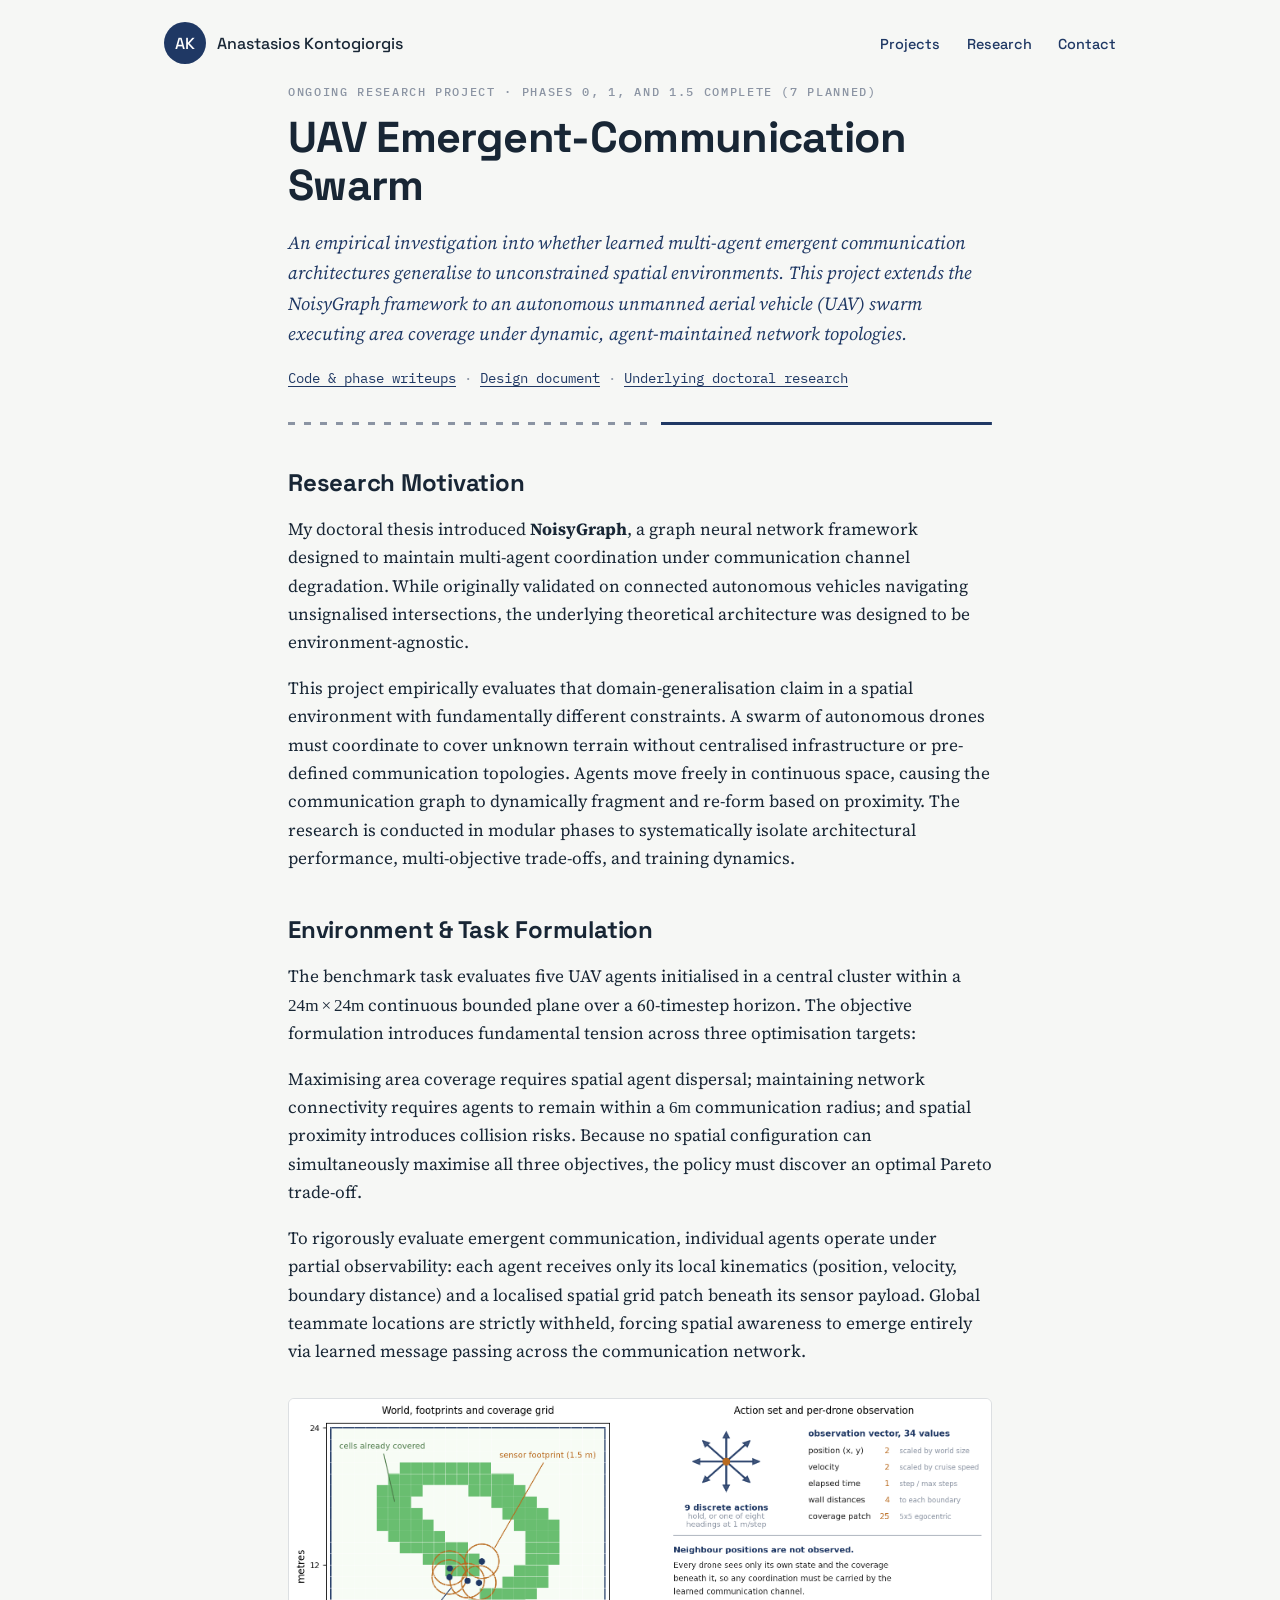
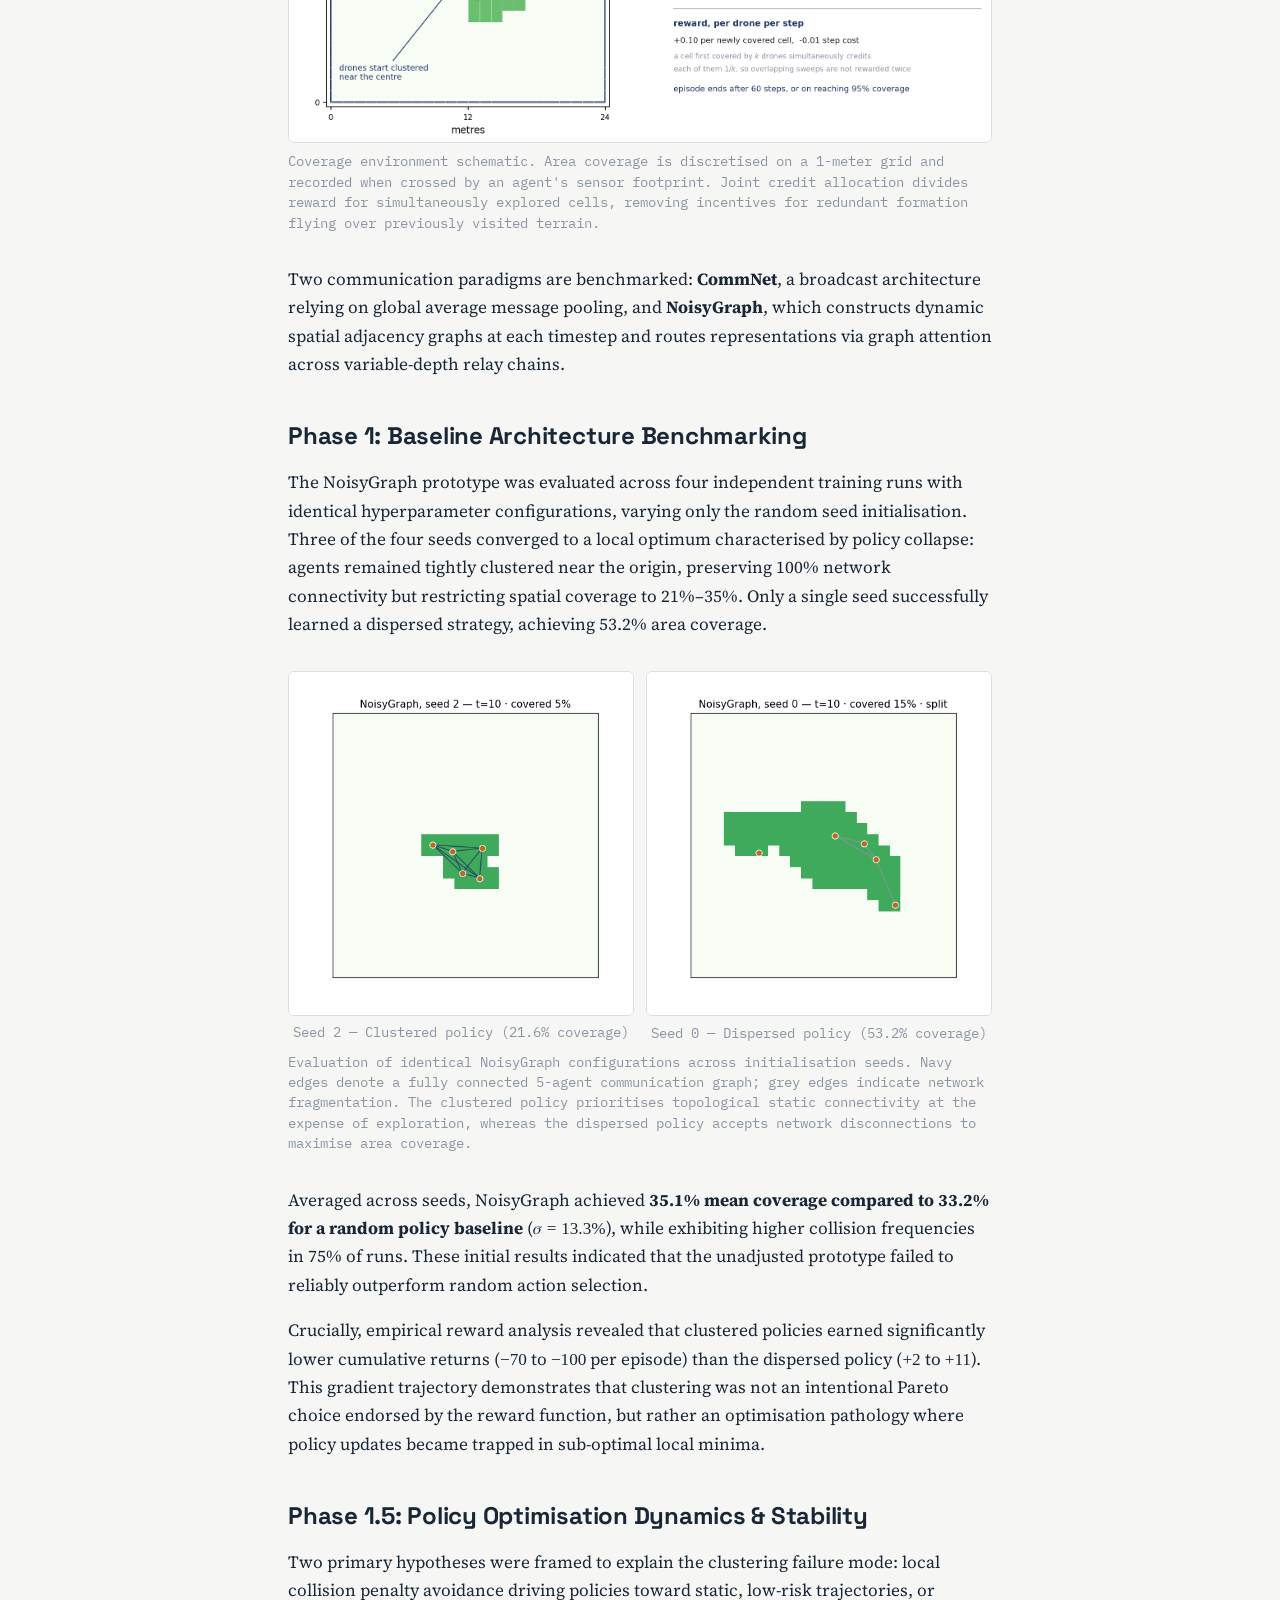
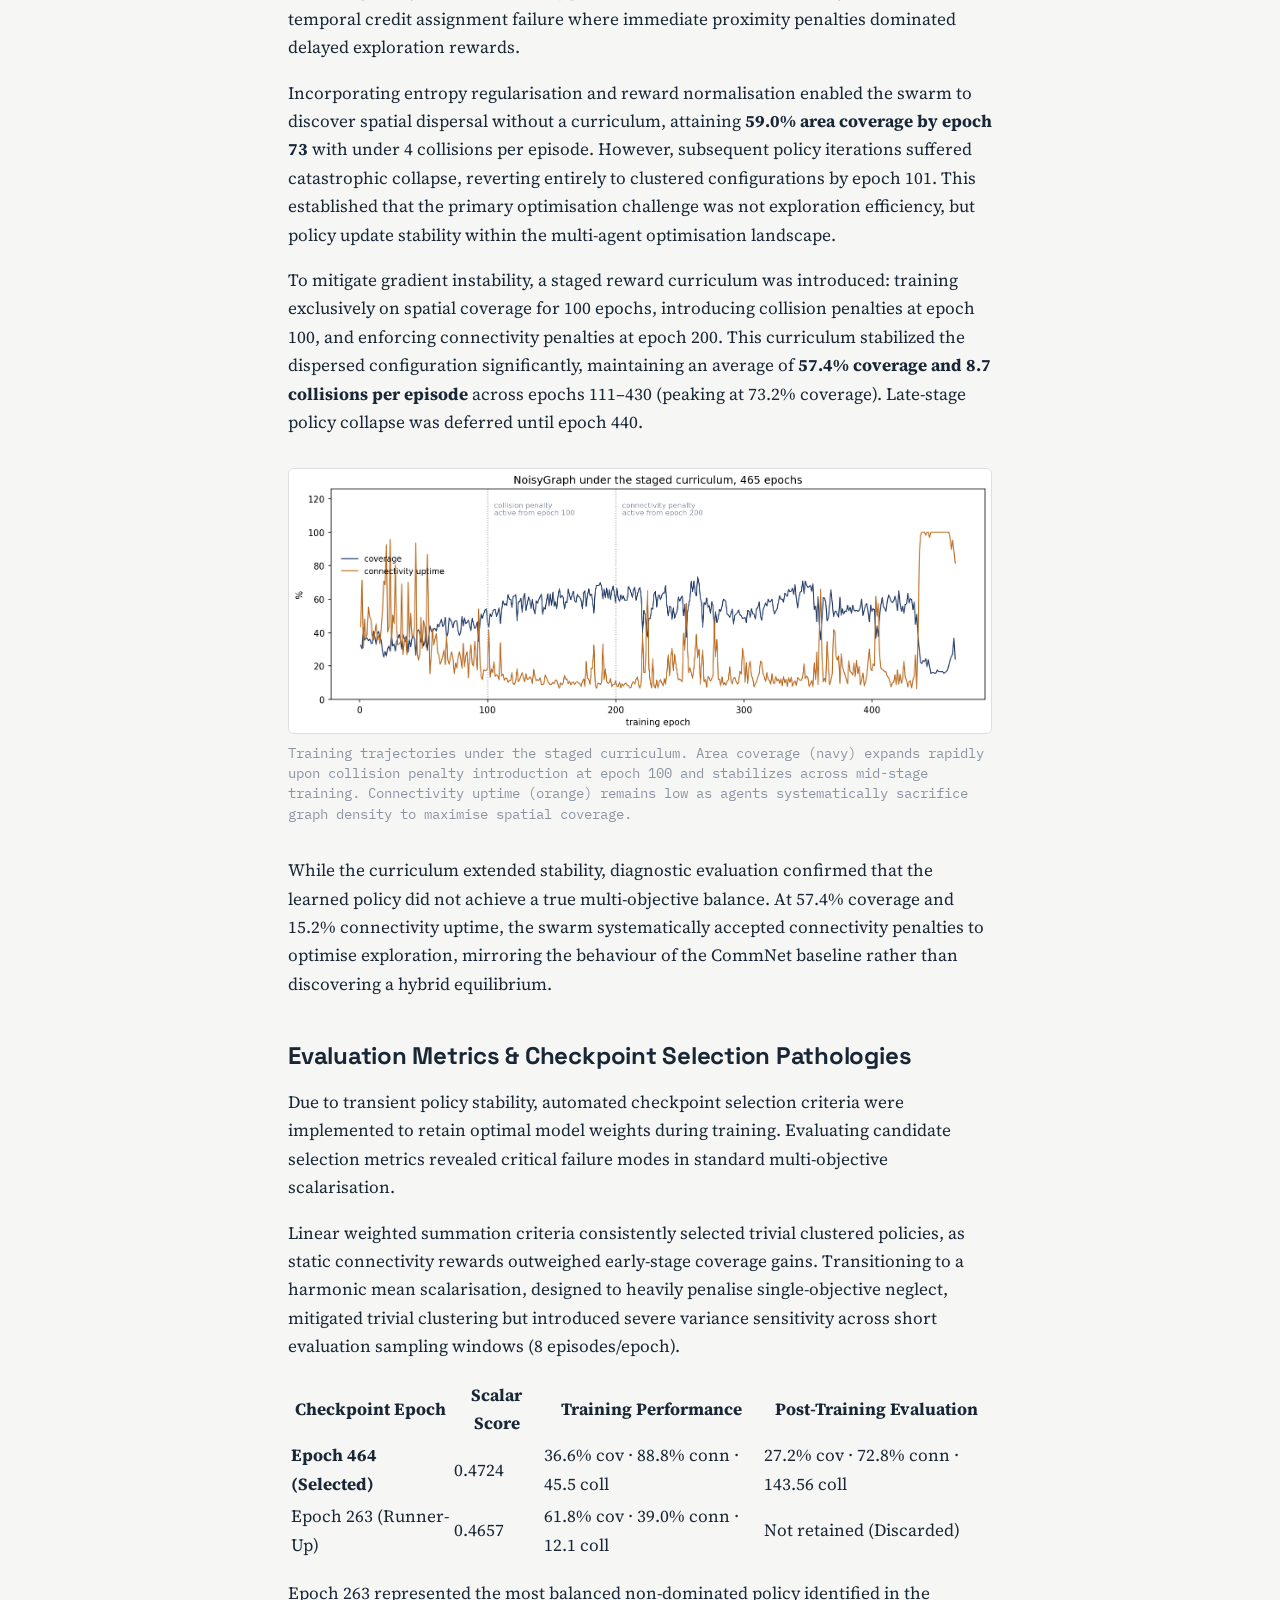
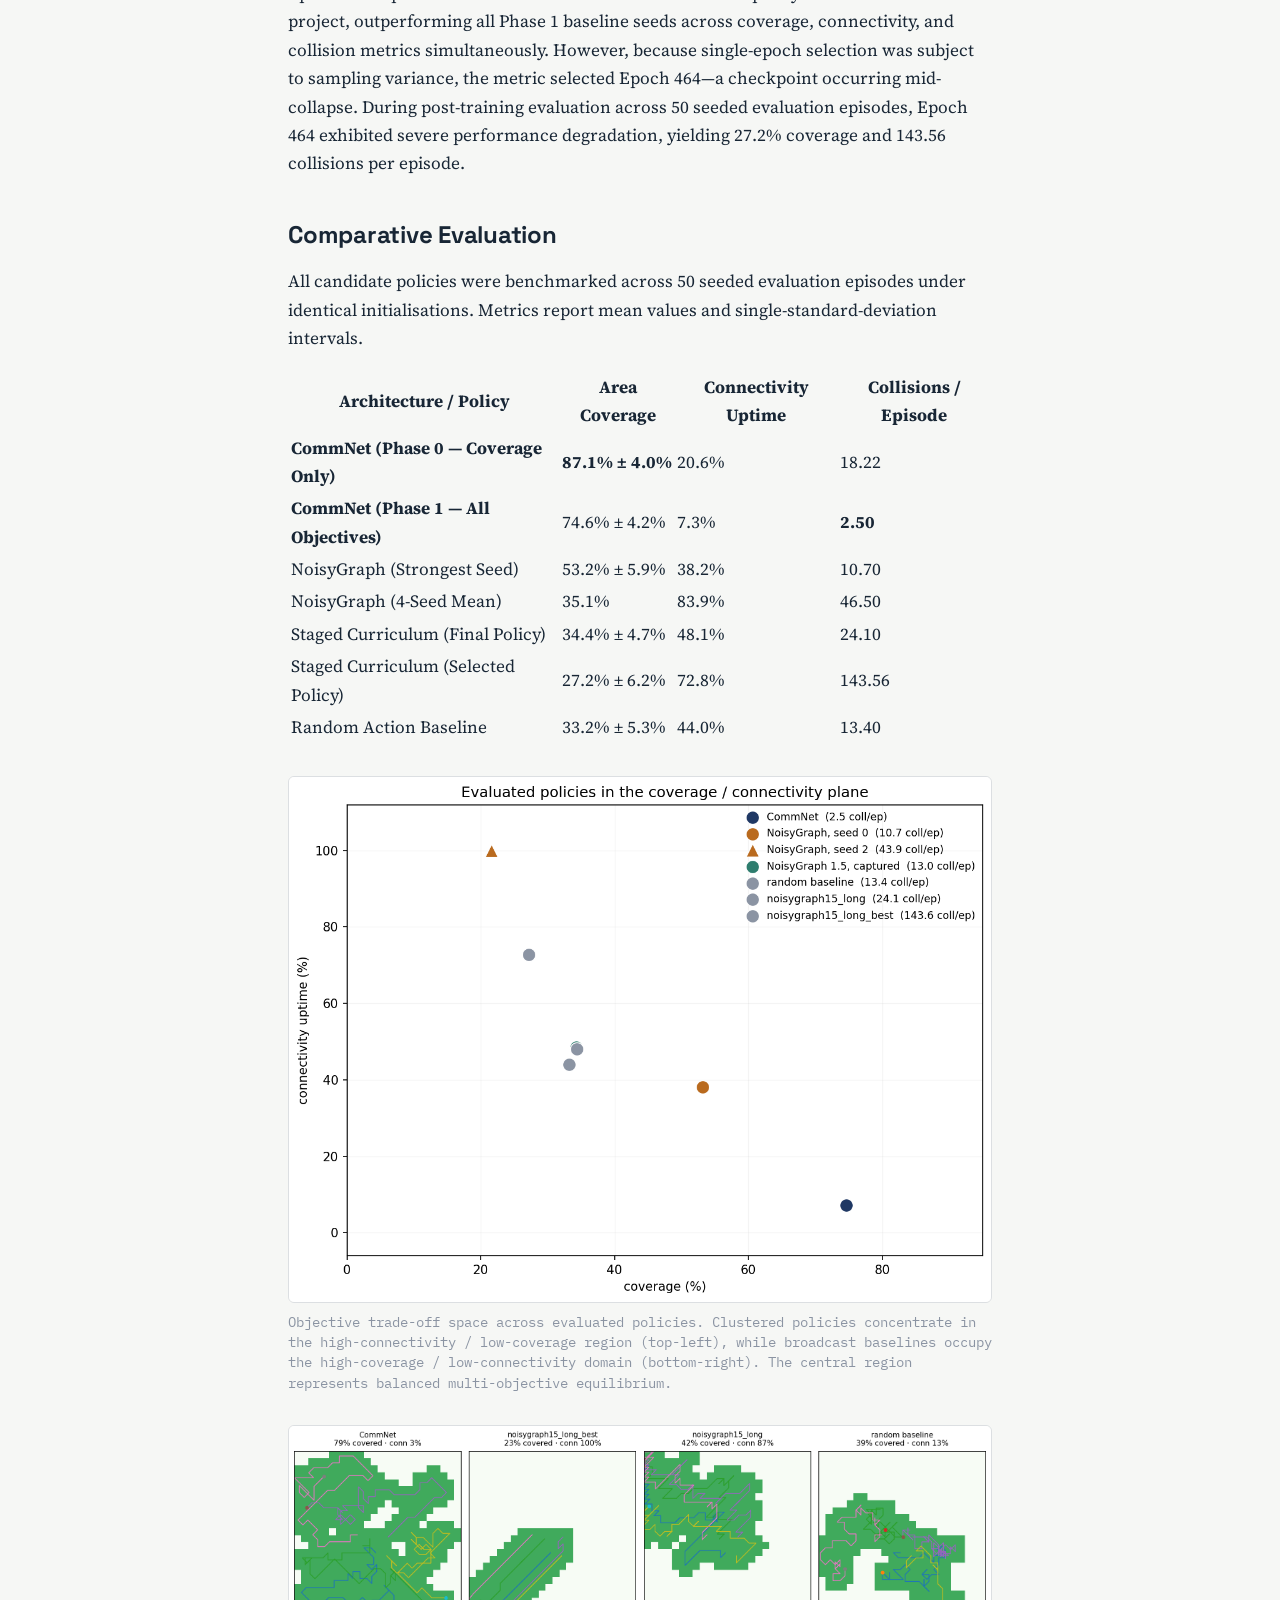
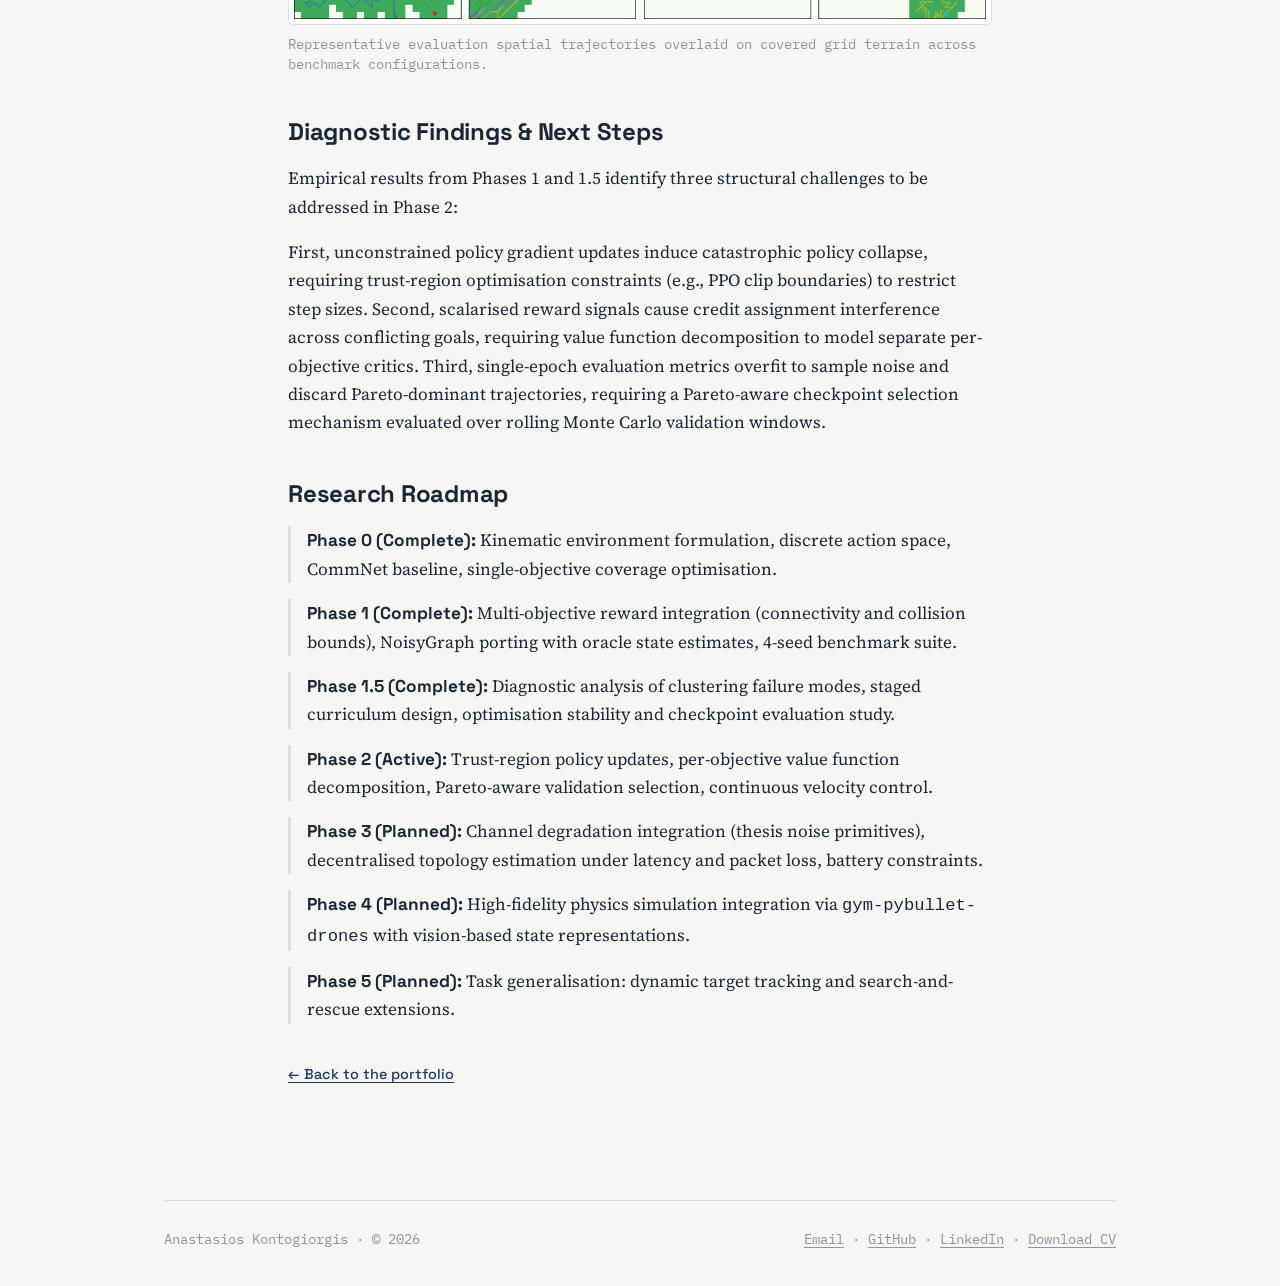
<file: uav.html>
<!doctype html>
<html lang="en">
<head>
<meta charset="utf-8">
<meta name="viewport" content="width=device-width, initial-scale=1">
<title>UAV Emergent-Communication Swarm — Anastasios Kontogiorgis</title>
<meta name="description" content="An ongoing research project extending channel-robust emergent communication from connected autonomous vehicles to a UAV swarm covering unknown terrain. Phase 1.5 examines why the policy reaches dispersed configurations and does not retain them.">
<link rel="preconnect" href="https://fonts.googleapis.com">
<link rel="preconnect" href="https://fonts.gstatic.com" crossorigin>
<link href="https://fonts.googleapis.com/css2?family=Space+Grotesk:wght@500;600;700&family=Source+Serif+4:ital,wght@0,400;0,600;1,400&family=IBM+Plex+Mono:wght@400;500&display=swap" rel="stylesheet">
<link rel="stylesheet" href="styles.css">
</head>
<body>
<div class="wrap">

<header class="site">
  <a class="brand" href="index.html">
    <span class="avatar">AK</span>
    <span>Anastasios Kontogiorgis</span>
  </a>
  <nav class="site">
    <a href="index.html#projects">Projects</a>
    <a href="research.html">Research</a>
    <a href="index.html#contact">Contact</a>
  </nav>
</header>

<main>
<article class="research">
  <p class="eyebrow">Ongoing research project · Phases 0, 1, and 1.5 complete (7 planned)</p>
  <h1>UAV Emergent-Communication Swarm</h1>
  <p class="standfirst">
    An empirical investigation into whether learned multi-agent emergent communication architectures generalise to unconstrained spatial environments. This project extends the NoisyGraph framework to an autonomous unmanned aerial vehicle (UAV) swarm executing area coverage under dynamic, agent-maintained network topologies.
  </p>
  <p class="meta" style="font:400 .9rem var(--mono); color:var(--noise)">
    <a href="https://github.com/anastasioskontogiorgis/uav-emergent-swarm">Code &amp; phase writeups</a> ·
    <a href="https://github.com/anastasioskontogiorgis/uav-emergent-swarm/blob/main/docs/design.md">Design document</a> ·
    <a href="research.html">Underlying doctoral research</a>
  </p>

  <hr class="channel" aria-hidden="true">

  <h2>Research Motivation</h2>
  <p>
    My doctoral thesis introduced <strong>NoisyGraph</strong>, a graph neural network framework designed to maintain multi-agent coordination under communication channel degradation. While originally validated on connected autonomous vehicles navigating unsignalised intersections, the underlying theoretical architecture was designed to be environment-agnostic.
  </p>
  <p>
    This project empirically evaluates that domain-generalisation claim in a spatial environment with fundamentally different constraints. A swarm of autonomous drones must coordinate to cover unknown terrain without centralised infrastructure or pre-defined communication topologies. Agents move freely in continuous space, causing the communication graph to dynamically fragment and re-form based on proximity. The research is conducted in modular phases to systematically isolate architectural performance, multi-objective trade-offs, and training dynamics.
  </p>

  <h2>Environment &amp; Task Formulation</h2>
  <p>
    The benchmark task evaluates five UAV agents initialised in a central cluster within a <math><mn>24</mn><mtext>m</mtext><mo>×</mo><mn>24</mn><mtext>m</mtext></math> continuous bounded plane over a 60-timestep horizon. The objective formulation introduces fundamental tension across three optimisation targets:
  </p>
  <p>
    Maximising area coverage requires spatial agent dispersal; maintaining network connectivity requires agents to remain within a <math><mn>6</mn><mtext>m</mtext></math> communication radius; and spatial proximity introduces collision risks. Because no spatial configuration can simultaneously maximise all three objectives, the policy must discover an optimal Pareto trade-off.
  </p>
  <p>
    To rigorously evaluate emergent communication, individual agents operate under partial observability: each agent receives only its local kinematics (position, velocity, boundary distance) and a localised spatial grid patch beneath its sensor payload. Global teammate locations are strictly withheld, forcing spatial awareness to emerge entirely via learned message passing across the communication network.
  </p>

  <figure>
    <img src="assets/uav/environment.png" alt="Schematic of the coverage environment: a 24-metre square with five drones clustered at the centre, their circular sensor footprints, the covered-cell grid, the nine discrete actions and the 34-value observation vector.">
    <figcaption>
      Coverage environment schematic. Area coverage is discretised on a 1-meter grid and recorded when crossed by an agent's sensor footprint. Joint credit allocation divides reward for simultaneously explored cells, removing incentives for redundant formation flying over previously visited terrain.
    </figcaption>
  </figure>

  <p>
    Two communication paradigms are benchmarked: <strong>CommNet</strong>, a broadcast architecture relying on global average message pooling, and <strong>NoisyGraph</strong>, which constructs dynamic spatial adjacency graphs at each timestep and routes representations via graph attention across variable-depth relay chains.
  </p>

  <h2>Phase 1: Baseline Architecture Benchmarking</h2>
  <p>
    The NoisyGraph prototype was evaluated across four independent training runs with identical hyperparameter configurations, varying only the random seed initialisation. Three of the four seeds converged to a local optimum characterised by policy collapse: agents remained tightly clustered near the origin, preserving 100% network connectivity but restricting spatial coverage to 21%–35%. Only a single seed successfully learned a dispersed strategy, achieving 53.2% area coverage.
  </p>

  <figure class="pair">
    <div class="frames">
      <div>
        <img src="assets/uav/swarm_noisygraph_s2.gif" alt="Animation of the NoisyGraph swarm trained with seed 2: five drones remain clustered near the centre of the map for the whole episode, their communication links permanently connected, covering very little ground.">
        <figcaption>Seed 2 — Clustered policy (21.6% coverage)</figcaption>
      </div>
      <div>
        <img src="assets/uav/swarm_noisygraph.gif" alt="Animation of the NoisyGraph swarm trained with seed 0: the drones spread outward across the map, their communication links repeatedly breaking and reforming, covering roughly half the area.">
        <figcaption>Seed 0 — Dispersed policy (53.2% coverage)</figcaption>
      </div>
    </div>
    <figcaption>
      Evaluation of identical NoisyGraph configurations across initialisation seeds. Navy edges denote a fully connected 5-agent communication graph; grey edges indicate network fragmentation. The clustered policy prioritises topological static connectivity at the expense of exploration, whereas the dispersed policy accepts network disconnections to maximise area coverage.
    </figcaption>
  </figure>

  <p>
    Averaged across seeds, NoisyGraph achieved <strong>35.1% mean coverage compared to 33.2% for a random policy baseline</strong> (<math><mi>σ</mi><mo>=</mo><mn>13.3</mn><mo>%</mo></math>), while exhibiting higher collision frequencies in 75% of runs. These initial results indicated that the unadjusted prototype failed to reliably outperform random action selection.
  </p>
  <p>
    Crucially, empirical reward analysis revealed that clustered policies earned significantly lower cumulative returns (<math><mo>−</mo><mn>70</mn></math> to <math><mo>−</mo><mn>100</mn></math> per episode) than the dispersed policy (<math><mo>+</mo><mn>2</mn></math> to <math><mo>+</mo><mn>11</mn></math>). This gradient trajectory demonstrates that clustering was not an intentional Pareto choice endorsed by the reward function, but rather an optimisation pathology where policy updates became trapped in sub-optimal local minima.
  </p>

  <h2>Phase 1.5: Policy Optimisation Dynamics &amp; Stability</h2>
  <p>
    Two primary hypotheses were framed to explain the clustering failure mode: local collision penalty avoidance driving policies toward static, low-risk trajectories, or temporal credit assignment failure where immediate proximity penalties dominated delayed exploration rewards.
  </p>
  <p>
    Incorporating entropy regularisation and reward normalisation enabled the swarm to discover spatial dispersal without a curriculum, attaining <strong>59.0% area coverage by epoch 73</strong> with under 4 collisions per episode. However, subsequent policy iterations suffered catastrophic collapse, reverting entirely to clustered configurations by epoch 101. This established that the primary optimisation challenge was not exploration efficiency, but policy update stability within the multi-agent optimisation landscape.
  </p>
  <p>
    To mitigate gradient instability, a staged reward curriculum was introduced: training exclusively on spatial coverage for 100 epochs, introducing collision penalties at epoch 100, and enforcing connectivity penalties at epoch 200. This curriculum stabilized the dispersed configuration significantly, maintaining an average of <strong>57.4% coverage and 8.7 collisions per episode</strong> across epochs 111–430 (peaking at 73.2% coverage). Late-stage policy collapse was deferred until epoch 440.
  </p>

  <figure>
    <img src="assets/uav/curriculum.png" alt="Coverage and connectivity across 465 training epochs under the staged curriculum, with the collision and connectivity penalties entering at epochs 100 and 200.">
    <figcaption>
      Training trajectories under the staged curriculum. Area coverage (navy) expands rapidly upon collision penalty introduction at epoch 100 and stabilizes across mid-stage training. Connectivity uptime (orange) remains low as agents systematically sacrifice graph density to maximise spatial coverage.
    </figcaption>
  </figure>

  <p>
    While the curriculum extended stability, diagnostic evaluation confirmed that the learned policy did not achieve a true multi-objective balance. At 57.4% coverage and 15.2% connectivity uptime, the swarm systematically accepted connectivity penalties to optimise exploration, mirroring the behaviour of the CommNet baseline rather than discovering a hybrid equilibrium.
  </p>

  <h2>Evaluation Metrics &amp; Checkpoint Selection Pathologies</h2>
  <p>
    Due to transient policy stability, automated checkpoint selection criteria were implemented to retain optimal model weights during training. Evaluating candidate selection metrics revealed critical failure modes in standard multi-objective scalarisation.
  </p>
  <p>
    Linear weighted summation criteria consistently selected trivial clustered policies, as static connectivity rewards outweighed early-stage coverage gains. Transitioning to a harmonic mean scalarisation, designed to heavily penalise single-objective neglect, mitigated trivial clustering but introduced severe variance sensitivity across short evaluation sampling windows (8 episodes/epoch).
  </p>

  <table class="results">
    <thead>
      <tr><th>Checkpoint Epoch</th><th>Scalar Score</th><th>Training Performance</th><th>Post-Training Evaluation</th></tr>
    </thead>
    <tbody>
      <tr><td><strong>Epoch 464 (Selected)</strong></td><td>0.4724</td><td>36.6% cov · 88.8% conn · 45.5 coll</td><td>27.2% cov · 72.8% conn · 143.56 coll</td></tr>
      <tr><td>Epoch 263 (Runner-Up)</td><td>0.4657</td><td>61.8% cov · 39.0% conn · 12.1 coll</td><td>Not retained (Discarded)</td></tr>
    </tbody>
  </table>

  <p>
    Epoch 263 represented the most balanced non-dominated policy identified in the project, outperforming all Phase 1 baseline seeds across coverage, connectivity, and collision metrics simultaneously. However, because single-epoch selection was subject to sampling variance, the metric selected Epoch 464—a checkpoint occurring mid-collapse. During post-training evaluation across 50 seeded evaluation episodes, Epoch 464 exhibited severe performance degradation, yielding 27.2% coverage and 143.56 collisions per episode.
  </p>

  <h2>Comparative Evaluation</h2>
  <p>
    All candidate policies were benchmarked across 50 seeded evaluation episodes under identical initialisations. Metrics report mean values and single-standard-deviation intervals.
  </p>

  <table class="results">
    <thead>
      <tr><th>Architecture / Policy</th><th>Area Coverage</th><th>Connectivity Uptime</th><th>Collisions / Episode</th></tr>
    </thead>
    <tbody>
      <tr><td><strong>CommNet (Phase 0 — Coverage Only)</strong></td><td><strong>87.1% ± 4.0%</strong></td><td>20.6%</td><td>18.22</td></tr>
      <tr><td><strong>CommNet (Phase 1 — All Objectives)</strong></td><td>74.6% ± 4.2%</td><td>7.3%</td><td><strong>2.50</strong></td></tr>
      <tr><td>NoisyGraph (Strongest Seed)</td><td>53.2% ± 5.9%</td><td>38.2%</td><td>10.70</td></tr>
      <tr><td>NoisyGraph (4-Seed Mean)</td><td>35.1%</td><td>83.9%</td><td>46.50</td></tr>
      <tr><td>Staged Curriculum (Final Policy)</td><td>34.4% ± 4.7%</td><td>48.1%</td><td>24.10</td></tr>
      <tr><td>Staged Curriculum (Selected Policy)</td><td>27.2% ± 6.2%</td><td>72.8%</td><td>143.56</td></tr>
      <tr><td>Random Action Baseline</td><td>33.2% ± 5.3%</td><td>44.0%</td><td>13.40</td></tr>
    </tbody>
  </table>

  <figure>
    <img src="assets/uav/tradeoff.png" alt="Scatter plot of coverage against connectivity uptime for every evaluated policy, with collisions per episode in the legend.">
    <figcaption>
      Objective trade-off space across evaluated policies. Clustered policies concentrate in the high-connectivity / low-coverage region (top-left), while broadcast baselines occupy the high-coverage / low-connectivity domain (bottom-right). The central region represents balanced multi-objective equilibrium.
    </figcaption>
  </figure>

  <figure>
    <img src="assets/uav/coverage_maps.png" alt="Coverage maps with drone trajectories for CommNet, a clustered NoisyGraph seed, the Phase 1.5 policy and a random baseline.">
    <figcaption>
      Representative evaluation spatial trajectories overlaid on covered grid terrain across benchmark configurations.
    </figcaption>
  </figure>

  <h2>Diagnostic Findings &amp; Next Steps</h2>
  <p>
    Empirical results from Phases 1 and 1.5 identify three structural challenges to be addressed in Phase 2:
  </p>
  <p>
    First, unconstrained policy gradient updates induce catastrophic policy collapse, requiring trust-region optimisation constraints (e.g., PPO clip boundaries) 
    to restrict step sizes. Second, scalarised reward signals cause credit assignment interference across conflicting goals, requiring value function decomposition 
    to model separate per-objective critics. Third, single-epoch evaluation metrics overfit to sample noise and discard Pareto-dominant trajectories, requiring 
    a Pareto-aware checkpoint selection mechanism evaluated over rolling Monte Carlo validation windows.
  </p>

  <h2>Research Roadmap</h2>
  <ul class="pubs">
    <li><strong>Phase 0 (Complete):</strong> Kinematic environment formulation, discrete action space, CommNet baseline, single-objective coverage optimisation.</li>
    <li><strong>Phase 1 (Complete):</strong> Multi-objective reward integration (connectivity and collision bounds), NoisyGraph porting with oracle state estimates, 4-seed benchmark suite.</li>
    <li><strong>Phase 1.5 (Complete):</strong> Diagnostic analysis of clustering failure modes, staged curriculum design, optimisation stability and checkpoint evaluation study.</li>
    <li><strong>Phase 2 (Active):</strong> Trust-region policy updates, per-objective value function decomposition, Pareto-aware validation selection, continuous velocity control.</li>
    <li><strong>Phase 3 (Planned):</strong> Channel degradation integration (thesis noise primitives), decentralised topology estimation under latency and packet loss, battery constraints.</li>
    <li><strong>Phase 4 (Planned):</strong> High-fidelity physics simulation integration via <code>gym-pybullet-drones</code> with vision-based state representations.</li>
    <li><strong>Phase 5 (Planned):</strong> Task generalisation: dynamic target tracking and search-and-rescue extensions.</li>
  </ul>

  <p style="margin-top:2.2rem">
    <a class="backlink" href="index.html">← Back to the portfolio</a>
  </p>
</article>
</main>

<footer class="site" id="contact">
  <span>Anastasios Kontogiorgis · © 2026</span>
  <span>
    <!-- <a href="mailto:anastasioskontogiorgis@gmail.com">anastasioskontogiorgis@gmail.com</a> · -->
    <a href="javascript:void(0);" class="email-link">Email</a> ·
    <a href="https://github.com/anastasioskontogiorgis">GitHub</a> ·
    <a href="https://linkedin.com/in/anastasios-kontogiorgis">LinkedIn</a> ·
    <a href="./assets/Anastasios_Kontogiorgis_CV.pdf" download="Anastasios_Kontogiorgis_CV.pdf">Download CV</a>
  </span>
</footer>

<script>
/* Spam protection for email links */
document.querySelectorAll('.email-link').forEach(function(element) {
  element.addEventListener('click', function(e) {
    e.preventDefault();
    const user = 'anastasioskontogiorgis';
    const domain = 'gmail.com';
    window.location.href = 'mailto:' + user + '@' + domain;
  });
});
</script>


</div>
</body>
</html>
</file>
<file: styles.css>
/* ==========================================================================
   Anastasios Kontogiorgis — portfolio
   Design tokens: cool lab-paper base, deep navy ink (matches the CV/brand),
   one warm signal accent used sparingly. Type: Space Grotesk (display),
   Source Serif 4 (body prose), IBM Plex Mono (data, tags, eyebrows).
   Signature: the "noisy channel" motif — a dashed line resolving into a
   solid one, and a hero line that decodes from noise on load.
   ========================================================================== */

:root {
  --paper: #f6f7f5;
  --card: #ffffff;
  --ink: #182635;
  --navy: #1f3864;
  --signal: #b96a1e;      /* warm accent — links on hover, small highlights */
  --noise: #8b94a3;       /* grey-blue for "noise" states and secondary text */
  --line: #dcdfe2;
  --mono: "IBM Plex Mono", ui-monospace, SFMono-Regular, Menlo, monospace;
  --display: "Space Grotesk", system-ui, sans-serif;
  --body: "Source Serif 4", Georgia, "Times New Roman", serif;
  --measure: 44rem;
}

* { box-sizing: border-box; }

html { scroll-behavior: smooth; }
@media (prefers-reduced-motion: reduce) {
  html { scroll-behavior: auto; }
  * { animation: none !important; transition: none !important; }
}

body {
  margin: 0;
  background: var(--paper);
  color: var(--ink);
  font-family: var(--body);
  font-size: 1.075rem;
  line-height: 1.65;
}

.wrap { max-width: 62rem; margin: 0 auto; padding: 0 1.25rem; }

a { color: var(--navy); text-decoration-thickness: 1px; text-underline-offset: 3px; }
a:hover { color: var(--signal); }
:focus-visible { outline: 2px solid var(--signal); outline-offset: 3px; border-radius: 2px; }

/* ------------------------------- header -------------------------------- */
header.site {
  display: flex; align-items: center; justify-content: space-between;
  padding: 1.4rem 0 1.2rem;
}
.brand { display: flex; align-items: center; gap: .7rem; text-decoration: none; color: var(--ink); }
.brand:hover { color: var(--ink); }
.avatar {
  width: 42px; height: 42px; border-radius: 50%;
  background: var(--navy); color: #fff;
  display: grid; place-items: center;
  font: 600 0.95rem var(--display); letter-spacing: .02em;
  overflow: hidden; flex: none;
}
.avatar img { width: 100%; height: 100%; object-fit: cover; display: block; }
.brand span { font: 500 1rem var(--display); }
nav.site a { font: 500 .9rem var(--display); margin-left: 1.4rem; text-decoration: none; }
nav.site a:hover { text-decoration: underline; }

/* -------------------------------- hero --------------------------------- */
.hero { padding: 4.5rem 0 3.2rem; }
.eyebrow {
  font: 500 .74rem var(--mono);
  letter-spacing: .14em; text-transform: uppercase;
  color: var(--noise); margin: 0 0 .9rem;
}
.hero h1 {
  font: 700 clamp(2.1rem, 5.4vw, 3.4rem)/1.08 var(--display);
  letter-spacing: -0.015em; margin: 0 0 .8rem;
}
.decode {
  display: block;
  font: 500 clamp(1.15rem, 2.6vw, 1.5rem)/1.3 var(--display);
  color: var(--navy);
  min-height: 1.4em;
  margin: 0 0 1.6rem;
}
.decode .n { color: var(--noise); }   /* still-noisy glyphs during decode */

/* the channel: dashed noise on the left resolving into solid signal */
.channel {
  height: 3px; border: 0; margin: 2.2rem 0;
  background:
    repeating-linear-gradient(90deg, var(--noise) 0 7px, transparent 7px 16px)
      left / 52% 100% no-repeat,
    linear-gradient(var(--navy), var(--navy)) right / 47% 100% no-repeat;
}

.hero p.lede { max-width: var(--measure); margin: 0 0 1rem; }
.hero p.meta { font: 400 .92rem var(--mono); color: var(--noise); margin: 1.4rem 0 0; }

.linkrow { margin-top: 1.5rem; display: flex; flex-wrap: wrap; gap: .55rem; }
.linkrow a {
  font: 500 .85rem var(--display);
  border: 1px solid var(--line); background: var(--card);
  padding: .42rem .8rem; border-radius: 999px; text-decoration: none;
}
.linkrow a:hover { border-color: var(--signal); }

/* ------------------------------ sections ------------------------------- */
section { padding: 2.6rem 0; }
h2 {
  font: 700 1.5rem var(--display); letter-spacing: -0.01em;
  margin: 0 0 .4rem;
}
.section-note { color: var(--noise); font-size: .98rem; max-width: var(--measure); margin: 0 0 2rem; }

/* --------------------------- project entries ---------------------------
   Not a card grid: a "case file" list. The left column carries verified,
   audited numbers in mono — structure encoding what this portfolio is
   about (claims that were measured, not asserted).                        */
.project {
  display: grid; grid-template-columns: 12.5rem 1fr; gap: 1.6rem;
  padding: 1.7rem 0; border-top: 1px solid var(--line);
}
.project:last-of-type { border-bottom: 1px solid var(--line); }
.pmeta .status {
  font: 500 .7rem var(--mono); letter-spacing: .13em; text-transform: uppercase;
  color: var(--signal);
}
.pmeta .status.wip { color: var(--noise); }   /* not-yet-live projects read quiet, not active */
.pmeta .metric {
  font: 400 .82rem/1.55 var(--mono); color: var(--ink);
  margin-top: .6rem; white-space: pre-line;
}
.project h3 { font: 600 1.22rem var(--display); margin: 0 0 .45rem; }
.project p { margin: 0 0 .8rem; max-width: var(--measure); }
.tags { margin: 0 0 .9rem; padding: 0; list-style: none; display: flex; flex-wrap: wrap; gap: .4rem; }
.tags li {
  font: 400 .76rem var(--mono); color: var(--noise);
  border: 1px solid var(--line); border-radius: 6px; padding: .14rem .5rem;
}
.plinks a { font: 500 .9rem var(--display); margin-right: 1.2rem; }

/* --------------------------- research article --------------------------- */
article.research { max-width: var(--measure); margin: 0 auto; padding-bottom: 3rem; }
article.research h1 {
  font: 700 clamp(1.9rem, 4.5vw, 2.7rem)/1.12 var(--display);
  letter-spacing: -0.015em; margin: .4rem 0 .6rem;
}
article.research .standfirst { font-size: 1.15rem; color: var(--navy); font-style: italic; }
article.research h2 { margin-top: 2.6rem; }
article.research h3 { font: 600 1.1rem var(--display); margin: 1.8rem 0 .4rem; }
article.research figure { margin: 2rem 0; }
article.research figure img {
  width: 100%; height: auto; display: block;
  border: 1px solid var(--line); border-radius: 6px; background: var(--card);
}
article.research figcaption { font: 400 .85rem/1.5 var(--mono); color: var(--noise); margin-top: .55rem; }

/* two animations side by side, stacking on narrow screens */
article.research figure.pair .frames {
  display: grid; grid-template-columns: 1fr 1fr; gap: .8rem;
}
article.research figure.pair .frames figcaption {
  margin-top: .4rem; text-align: center;
}
article.research ul.pubs { list-style: none; padding: 0; }
article.research ul.pubs li { margin: 0 0 1rem; padding-left: 1rem; border-left: 3px solid var(--line); }
article.research ul.pubs li strong { font-family: var(--display); }
.backlink { font: 500 .9rem var(--display); }

/* ----------------------------- Lightbox --------------------------------- */

/* Lightbox background overlay */
.lightbox {
  display: none; /* Hidden by default */
  position: fixed;
  z-index: 9999; /* Sits on top of header/footer */
  left: 0;
  top: 0;
  width: 100%;
  height: 100%;
  background-color: rgba(0, 0, 0, 0.9); /* Dark semi-transparent background */
  overflow: auto; /* Allows scrolling if image is larger than the screen */
  align-items: center;
  justify-content: center;
}

/* The high-resolution expanded image */
.lightbox-content {
  margin: auto;
  display: block;
  max-width: 95%;
  max-height: 95%;
  object-fit: contain;
  box-shadow: 0 4px 20px rgba(0, 0, 0, 0.5);
  animation: zoomEffect 0.25s ease-out;
}

/* Smooth zoom-in animation effect */
@keyframes zoomEffect {
  from { transform: scale(0.9); opacity: 0; }
  to { transform: scale(1); opacity: 1; }
}

/* Close button (X) in upper right corner */
.lightbox-close {
  position: absolute;
  top: 20px;
  right: 35px;
  color: #fff;
  font-size: 40px;
  font-weight: bold;
  cursor: pointer;
  transition: 0.2s;
}
.lightbox-close:hover {
  color: #bbb;
}

/* Container framework matching image footprint */
.image-overlay-wrapper {
  position: relative;
  display: inline-block; /* Forces the box to wrap tightly to the image width */
  cursor: zoom-in;
}

/* Base image styling */
.image-overlay-wrapper img {
  display: block;
  transition: filter 0.3s ease; /* Smooth transition for darkening */
}

/* Modern Darkening & Hint Banner injected on Hover */
.image-overlay-wrapper:hover img {
  filter: brightness(0.6); /* Clean darkening overlay without extra markup layers */
}

/* "Click to enlarge" Text Layer Badge */
.image-overlay-wrapper::after {
  content: "Click to enlarge";
  position: absolute;
  top: 50%;
  left: 50%;
  transform: translate(-50%, -50%); /* Keeps text locked perfectly centered */
  
  /* Text & Badge Visual Polish */
  color: #ffffff;
  font-family: 'Space Grotesk', sans-serif; /* Fallback matches your headline structure */
  font-size: 14px;
  font-weight: 600;
  letter-spacing: 0.5px;
  background-color: rgba(0, 0, 0, 0.75);
  padding: 8px 16px;
  border-radius: 4px;
  white-space: nowrap;
  
  /* Hidden by default, animated smoothly in */
  opacity: 0;
  pointer-events: none; /* Mouse actions slip past straight onto the link trigger */
  transition: opacity 0.3s ease;
}

/* Unveil text badge alongside the image brightness dip */
.image-overlay-wrapper:hover::after {
  opacity: 1;
}

figcaption .click-hint {
  font-style: italic;
  color: #666; /* Subtle gray color so it doesn't compete with the main text */
  margin-left: 4px;
}


/* -------------------------------- footer -------------------------------- */
footer.site {
  border-top: 1px solid var(--line); margin-top: 3rem;
  padding: 1.8rem 0 2.6rem;
  font: 400 .88rem var(--mono); color: var(--noise);
  display: flex; flex-wrap: wrap; gap: .8rem 2rem; justify-content: space-between;
}
footer.site a { color: var(--noise); }
footer.site a:hover { color: var(--signal); }

/* ------------------------------ responsive ------------------------------ */
@media (max-width: 700px) {
  article.research figure.pair .frames { grid-template-columns: 1fr; }
  .project { grid-template-columns: 1fr; gap: .7rem; }
  .pmeta { display: flex; align-items: baseline; gap: 1rem; }
  .pmeta .metric { margin-top: 0; }
  nav.site a { margin-left: .9rem; }
  .hero { padding-top: 3rem; }
}
</file>
